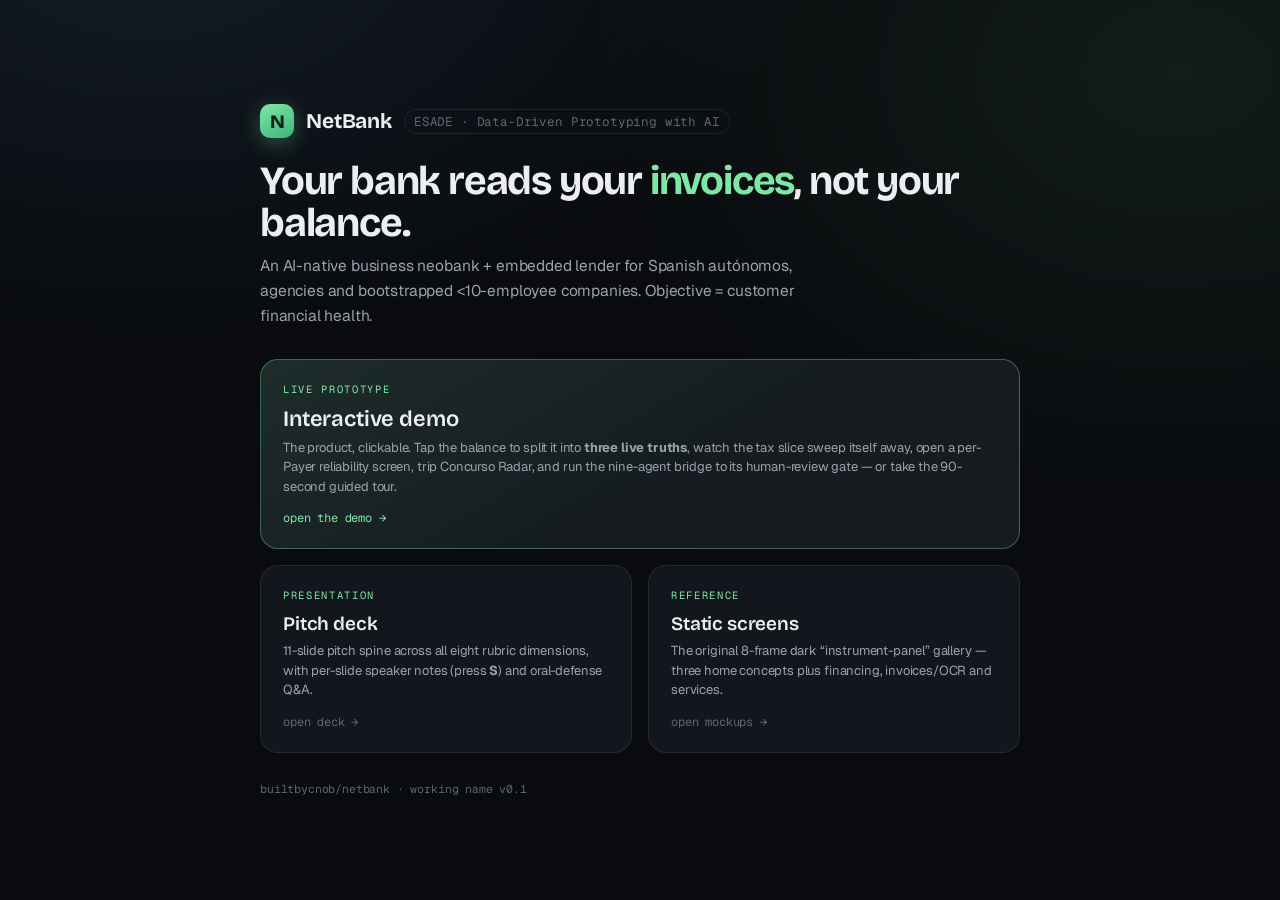
<file: index.html>
<!DOCTYPE html>
<html lang="en">
<head>
<meta charset="UTF-8">
<meta name="viewport" content="width=device-width, initial-scale=1.0">
<title>NetBank — ESADE</title>
<link rel="preconnect" href="https://fonts.googleapis.com">
<link rel="preconnect" href="https://fonts.gstatic.com" crossorigin>
<link href="https://fonts.googleapis.com/css2?family=Bricolage+Grotesque:opsz,wght@12..96,400..800&family=Geist:wght@400..700&family=Geist+Mono:wght@400..600&display=swap" rel="stylesheet">
<style>
  :root{ --bg:#090B0E; --surface:#13171D; --line:rgba(255,255,255,.08); --text:#ECEEF1;
    --text-2:#99A2AD; --text-3:#5E6772; --mint:#7FE7A6;
    --display:'Bricolage Grotesque',sans-serif; --sans:'Geist',system-ui,sans-serif; --mono:'Geist Mono',monospace; }
  *{box-sizing:border-box;margin:0;padding:0}
  body{ font-family:var(--sans); color:var(--text); letter-spacing:-.01em; min-height:100vh;
    background:
      radial-gradient(1100px 700px at 12% -8%, rgba(116,178,255,.10), transparent 60%),
      radial-gradient(1000px 720px at 92% 8%, rgba(127,231,166,.08), transparent 60%), var(--bg);
    display:flex; align-items:center; justify-content:center; padding:32px; }
  .wrap{ width:100%; max-width:760px; }
  .brand{ display:flex; align-items:center; gap:12px; margin-bottom:22px; }
  .mark{ width:34px; height:34px; border-radius:10px; background:linear-gradient(150deg,var(--mint),#3FB47B);
    display:grid; place-items:center; color:#06281A; font-family:var(--display); font-weight:800; font-size:19px;
    box-shadow:0 5px 20px rgba(127,231,166,.3); }
  .brand b{ font-family:var(--display); font-weight:700; font-size:21px; }
  .brand span{ color:var(--text-3); font-size:12.5px; font-family:var(--mono); border:1px solid var(--line); padding:3px 9px; border-radius:999px; }
  h1{ font-family:var(--display); font-weight:700; font-size:clamp(28px,4.6vw,40px); line-height:1.05; letter-spacing:-.03em; margin-bottom:10px; }
  h1 em{ font-style:normal; color:var(--mint); }
  .lede{ color:var(--text-2); font-size:15.5px; line-height:1.6; max-width:560px; margin-bottom:30px; }
  .cards{ display:grid; grid-template-columns:1fr 1fr; gap:16px; }
  @media(max-width:560px){ .cards{ grid-template-columns:1fr; } }
  a.card{ display:block; text-decoration:none; color:inherit; background:var(--surface); border:1px solid var(--line);
    border-radius:18px; padding:22px; transition:.2s; }
  a.card:hover{ border-color:var(--mint); transform:translateY(-2px); }
  .card .eyb{ font-family:var(--mono); font-size:10.5px; letter-spacing:.16em; text-transform:uppercase; color:var(--mint); margin-bottom:10px; }
  .card h2{ font-family:var(--display); font-weight:600; font-size:19px; margin-bottom:6px; }
  .card p{ color:var(--text-2); font-size:13px; line-height:1.5; }
  .card .go{ margin-top:14px; font-family:var(--mono); font-size:12px; color:var(--text-3); }
  a.card:hover .go{ color:var(--mint); }
  a.card.feature{ grid-column:1 / -1; border-color:rgba(127,231,166,.35);
    background:linear-gradient(150deg,rgba(127,231,166,.10),rgba(127,231,166,.02) 60%),var(--surface); }
  a.card.feature h2{ font-size:22px; }
  a.card.feature .go{ color:var(--mint); }
  footer{ margin-top:28px; color:var(--text-3); font-family:var(--mono); font-size:11.5px; }
</style>
</head>
<body>
  <main class="wrap">
    <div class="brand"><div class="mark">N</div><b>NetBank</b><span>ESADE · Data-Driven Prototyping with AI</span></div>
    <h1>Your bank reads your <em>invoices</em>, not your balance.</h1>
    <p class="lede">An AI-native business neobank + embedded lender for Spanish autónomos, agencies and bootstrapped &lt;10-employee companies. Objective = customer financial health.</p>
    <div class="cards">
      <a class="card feature" href="./design/demo/">
        <div class="eyb">Live prototype</div>
        <h2>Interactive demo</h2>
        <p>The product, clickable. Tap the balance to split it into <b>three live truths</b>, watch the tax slice sweep itself away, open a per-Payer reliability screen, trip Concurso Radar, and run the nine-agent bridge to its human-review gate — or take the 90-second guided tour.</p>
        <div class="go">open the demo →</div>
      </a>
      <a class="card" href="./design/slides/">
        <div class="eyb">Presentation</div>
        <h2>Pitch deck</h2>
        <p>11-slide pitch spine across all eight rubric dimensions, with per-slide speaker notes (press <b>S</b>) and oral-defense Q&amp;A.</p>
        <div class="go">open deck →</div>
      </a>
      <a class="card" href="./design/mockups/">
        <div class="eyb">Reference</div>
        <h2>Static screens</h2>
        <p>The original 8-frame dark “instrument-panel” gallery — three home concepts plus financing, invoices/OCR and services.</p>
        <div class="go">open mockups →</div>
      </a>
    </div>
    <footer>builtbycnob/netbank · working name v0.1</footer>
  </main>
</body>
</html>
</file>
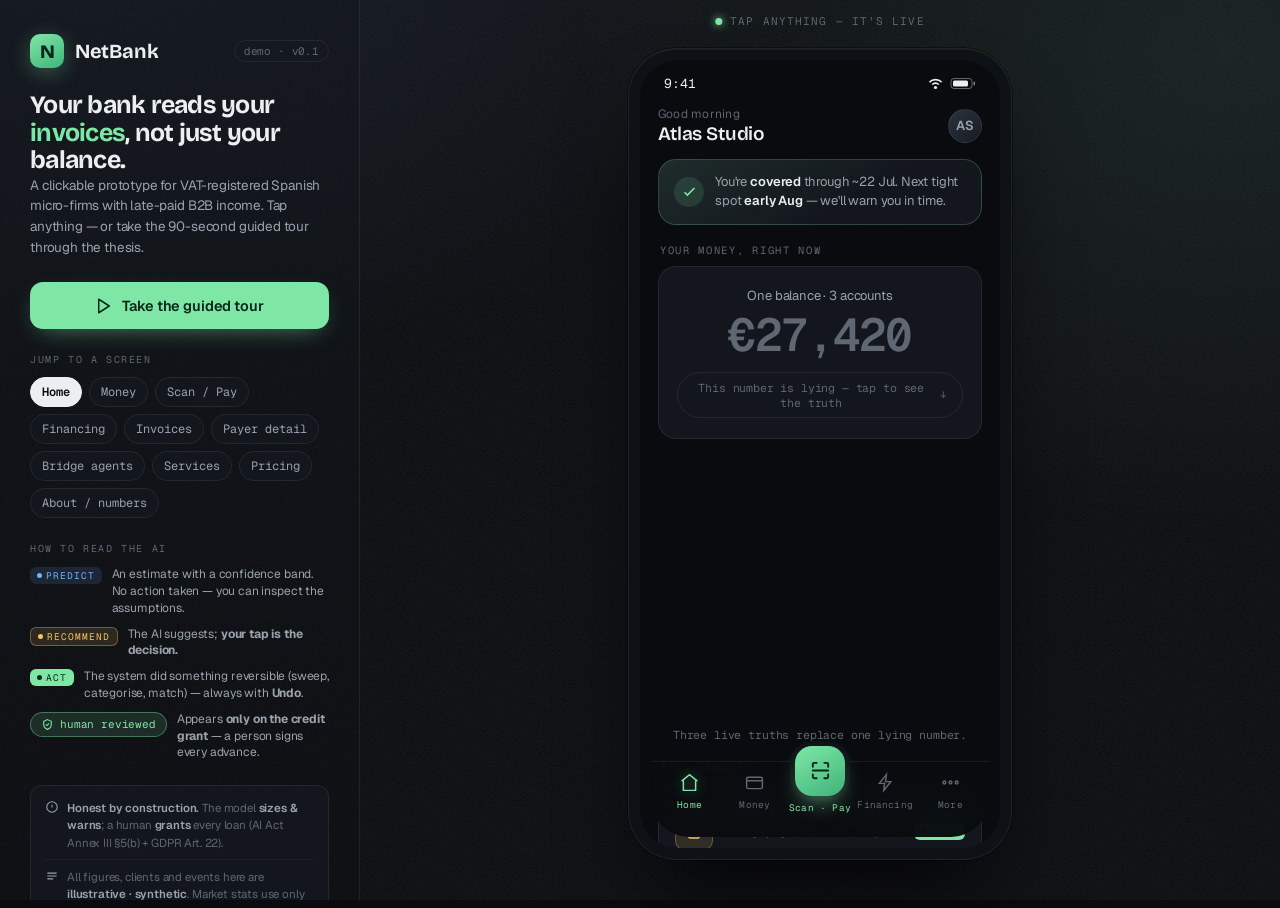
<file: design/demo/index.html>
<!DOCTYPE html>
<html lang="en">
<head>
<meta charset="UTF-8">
<meta name="viewport" content="width=device-width, initial-scale=1.0">
<title>NetBank — Interactive Product Demo</title>
<meta name="description" content="A clickable prototype of NetBank: three live truths, per-Payer reliability, Tax-Sweep+, Concurso Radar, and a human-reviewed receivable bridge.">
<link rel="preconnect" href="https://fonts.googleapis.com">
<link rel="preconnect" href="https://fonts.gstatic.com" crossorigin>
<link href="https://fonts.googleapis.com/css2?family=Bricolage+Grotesque:opsz,wght@12..96,400..800&family=Geist:wght@400..700&family=Geist+Mono:wght@400..600&display=swap" rel="stylesheet">
<link rel="stylesheet" href="demo.css">
</head>
<body>
<div class="stage">

  <!-- ============================ LEFT RAIL ============================ -->
  <aside class="rail">
    <div class="brand">
      <div class="mark">N</div><b>NetBank</b>
      <span class="tag">demo · v0.1</span>
    </div>

    <div>
      <h1>Your bank reads your <em>invoices</em>, not just your balance.</h1>
      <p class="lede">A clickable prototype for VAT-registered Spanish micro-firms with late-paid B2B income. Tap anything — or take the 90-second guided tour through the thesis.</p>
    </div>

    <button class="tourbtn" id="startTour">
      <svg viewBox="0 0 24 24"><path d="M5 3l14 9-14 9z"/></svg>
      Take the guided tour
    </button>

    <div class="rail-sect">
      <span class="eyb">Jump to a screen</span>
      <div class="jumps" id="jumps">
        <button class="jump" data-go="home">Home</button>
        <button class="jump" data-go="money">Money</button>
        <button class="jump" data-go="scan">Scan / Pay</button>
        <button class="jump" data-go="financing">Financing</button>
        <button class="jump" data-go="invoices">Invoices</button>
        <button class="jump" data-go="payer">Payer detail</button>
        <button class="jump" data-go="bridge">Bridge agents</button>
        <button class="jump" data-go="services">Services</button>
        <button class="jump" data-go="pricing">Pricing</button>
        <button class="jump" data-go="about">About / numbers</button>
      </div>
    </div>

    <div class="rail-sect">
      <span class="eyb">How to read the AI</span>
      <div class="legend">
        <div class="leg"><span class="ai predict">predict</span><span>An estimate with a confidence band. No action taken — you can inspect the assumptions.</span></div>
        <div class="leg"><span class="ai recommend">recommend</span><span>The AI suggests; <b>your tap is the decision.</b></span></div>
        <div class="leg"><span class="ai act">act</span><span>The system did something reversible (sweep, categorise, match) — always with <b>Undo</b>.</span></div>
        <div class="leg"><span class="shield"><svg viewBox="0 0 24 24"><path d="M12 3l7 3v6c0 4.5-3 7.5-7 9-4-1.5-7-4.5-7-9V6z"/><path d="M9 12l2 2 4-4"/></svg>human&nbsp;reviewed</span><span>Appears <b>only on the credit grant</b> — a person signs every advance.</span></div>
      </div>
    </div>

    <div class="honesty">
      <div class="row-h">
        <svg viewBox="0 0 24 24" stroke="#99A2AD"><circle cx="12" cy="12" r="9"/><path d="M12 8v5M12 16h.01"/></svg>
        <span><b>Honest by construction.</b> The model <b>sizes &amp; warns</b>; a human <b>grants</b> every loan (AI Act Annex III §5(b) + GDPR Art. 22).</span>
      </div>
      <div class="row-h">
        <svg viewBox="0 0 24 24" stroke="#99A2AD"><path d="M4 7h16M4 12h16M4 17h10"/></svg>
        <span>All figures, clients and events here are <b>illustrative · synthetic</b>. Market stats use only sourced, blessed numbers (see <a style="color:#99A2AD" data-go="about" href="#">About</a>).</span>
      </div>
    </div>

    <div class="rail-foot">
      ESADE · Data-Driven Prototyping with AI<br>
      <a href="../mockups/">static mockups</a> · <a href="../slides/">pitch deck</a> · <a href="../../">project home</a>
    </div>
  </aside>

  <!-- ============================ CANVAS / PHONE ============================ -->
  <main class="canvas">
    <div class="device">
      <div class="hint"><span class="pulse"></span>tap anything — it's live</div>
      <div class="phone">
        <div class="screen">

          <!-- shared status bar -->
          <div class="statusbar">
            <span>9:41</span>
            <div class="dots">
              <svg width="17" height="12" viewBox="0 0 17 12" fill="currentColor"><path d="M8.5 2.5C10.6 2.5 12.5 3.3 14 4.7l1.1-1.1A9 9 0 0 0 1.9 3.6L3 4.7A7.5 7.5 0 0 1 8.5 2.5Z"/><path d="M8.5 6C9.6 6 10.6 6.4 11.3 7.1l1.1-1.1A6 6 0 0 0 4.6 6l1.1 1.1A4.5 4.5 0 0 1 8.5 6Z"/><circle cx="8.5" cy="9.5" r="1.6"/></svg>
              <svg width="26" height="13" viewBox="0 0 26 13" fill="none"><rect x="1" y="1.5" width="21" height="10" rx="3" stroke="currentColor" opacity=".4"/><rect x="3" y="3.5" width="15" height="6" rx="1.5" fill="currentColor"/><rect x="23.5" y="4.5" width="1.5" height="4" rx=".75" fill="currentColor" opacity=".5"/></svg>
            </div>
          </div>

          <!-- shared app bar (JS-updated per view) -->
          <div class="appbar">
            <button class="back" id="appBack" style="display:none"><svg viewBox="0 0 24 24"><path d="M15 6l-6 6 6 6"/></svg></button>
            <div class="hi"><small id="appSmall">Good morning</small><b id="appTitle">Atlas Studio</b></div>
            <div class="avatar" data-go="more" title="More">AS</div>
          </div>

          <!-- the stacked views -->
          <div class="viewport" id="viewport">

            <!-- ===================== HOME — three live truths ===================== -->
            <section class="view active" data-view="home">
              <div class="verdict" data-tour="verdict">
                <div class="ok"><svg viewBox="0 0 24 24"><path d="m5 13 4 4L19 7"/></svg></div>
                <div class="txt">You're <b>covered</b> through ~22 Jul. Next tight spot <b>early Aug</b> — we'll warn you in time.</div>
              </div>

              <div class="eyebrow">Your money, right now</div>

              <!-- the single balance that lies -->
              <div class="card lying" id="lyingCard" data-tour="lying">
                <div class="lbl">One balance · 3 accounts</div>
                <div class="v" id="lyingValue">€27,420</div>
                <div class="hintline">This number is lying — tap to see the truth
                  <svg viewBox="0 0 24 24"><path d="M12 5v14M6 13l6 6 6-6"/></svg>
                </div>
              </div>

              <!-- the three truths (revealed on tap) -->
              <div class="truths" id="truths" hidden>
                <div class="truth mine">
                  <div class="tic"><svg viewBox="0 0 24 24"><path d="M3 7h18v12H3zM3 7l3-3h12l3 3M8 12h.01M16 12h.01"/></svg></div>
                  <div class="tbody"><div class="t-k">Mine · spendable</div><div class="t-sub">genuinely yours to use today</div></div>
                  <div class="t-v">€6,180</div>
                </div>
                <div class="truth tax">
                  <div class="tic"><svg viewBox="0 0 24 24"><rect x="5" y="11" width="14" height="9" rx="2"/><path d="M8 11V8a4 4 0 0 1 8 0v3"/></svg></div>
                  <div class="tbody"><div class="t-k">The tax office's <span class="lock"><svg viewBox="0 0 24 24"><rect x="5" y="11" width="14" height="9" rx="2"/><path d="M8 11V8a4 4 0 0 1 8 0v3"/></svg></span></div><div class="t-sub">VAT + IRPF, auto-locked · estimate</div></div>
                  <div class="t-v">€2,340</div>
                </div>
                <div class="truth incoming">
                  <div class="tic"><svg viewBox="0 0 24 24"><path d="M12 3v12M7 10l5 5 5-5M5 21h14"/></svg></div>
                  <div class="tbody"><div class="t-k">Not here yet · owed</div><div class="t-sub">4 clients · forecast from how each pays</div></div>
                  <div class="t-v">€18,900</div>
                </div>
                <p style="text-align:center;color:var(--text-3);font-size:11.5px;margin-top:4px;font-family:var(--mono)">Three live truths replace one lying number.</p>
              </div>

              <div class="eyebrow">Tax, handled</div>
              <div class="card" data-go="money">
                <div class="row" style="padding:2px 0 6px;cursor:pointer">
                  <div class="ic" style="background:var(--amber-dim);border-color:rgba(245,194,101,.3);color:var(--amber)">
                    <svg width="18" height="18" viewBox="0 0 24 24" fill="none" stroke="currentColor" stroke-width="1.9"><rect x="5" y="11" width="14" height="9" rx="2"/><path d="M8 11V8a4 4 0 0 1 8 0v3"/></svg>
                  </div>
                  <div class="mid"><b>€2,340 set aside this quarter</b><small>Every payment auto-swept · nothing to file by you</small></div>
                  <span class="ai act">auto</span>
                </div>
              </div>

              <div class="eyebrow">If you ever needed cash</div>
              <!-- DEMOTED safe-to-borrow (never a filled CTA on Home) -->
              <div class="card s2b" data-go="financing" data-tour="s2b">
                <div class="s2b-ic"><svg viewBox="0 0 24 24"><path d="M3 10h18M7 14h4"/><rect x="3" y="5" width="18" height="14" rx="2.5"/></svg></div>
                <div class="s2b-b"><div class="k">SAFE TO BORROW · pre-qualified, no application</div><div class="v"><b>€6,500</b> against a named invoice · <span class="dim">why only this?</span></div></div>
                <div class="chev"><svg viewBox="0 0 24 24"><path d="M9 6l6 6-6 6"/></svg></div>
              </div>

              <div class="tally" data-tour="tally">You borrowed <b>€0</b> this quarter — and that's the win. <span style="color:var(--mint)">Saved ~€310 in avoided bridges.</span></div>
            </section>

            <!-- ===================== MONEY — accounts + tax-sweep + transactions ===================== -->
            <section class="view" data-view="money">
              <div class="chips">
                <span class="chip on">Accounts</span><span class="chip">Cards</span><span class="chip">Activity</span>
              </div>

              <div class="card" style="margin-top:8px" data-tour="accounts">
                <div class="acct">
                  <div class="ac-ic" style="background:var(--mint-dim);color:var(--mint)"><svg width="18" height="18" viewBox="0 0 24 24" fill="none" stroke="currentColor" stroke-width="1.9"><path d="M3 7h18v12H3zM3 7l3-3h12l3 3"/></svg></div>
                  <div class="ac-b"><b>Mine · spendable</b><small>Main account</small></div>
                  <div class="ac-v" style="color:var(--mint)">€6,180</div>
                </div>
                <div class="acct pot" id="taxPot">
                  <div class="ac-ic" style="background:var(--amber-dim);color:var(--amber)"><svg width="18" height="18" viewBox="0 0 24 24" fill="none" stroke="currentColor" stroke-width="1.9"><rect x="5" y="11" width="14" height="9" rx="2"/><path d="M8 11V8a4 4 0 0 1 8 0v3"/></svg></div>
                  <div class="ac-b"><b>Set aside for tax</b><small>Locked sub-account · IVA + IRPF (estimate)</small></div>
                  <div class="ac-v" style="color:var(--amber)" id="taxPotVal">€2,340</div>
                </div>
                <div class="acct">
                  <div class="ac-ic" style="background:var(--blue-dim);color:var(--blue)"><svg width="18" height="18" viewBox="0 0 24 24" fill="none" stroke="currentColor" stroke-width="1.9"><path d="M12 3v12M7 10l5 5 5-5"/></svg></div>
                  <div class="ac-b"><b>Not here yet · owed</b><small>4 invoices outstanding</small></div>
                  <div class="ac-v" style="color:var(--blue)">€18,900</div>
                </div>
              </div>

              <button class="btn ghost" id="simulatePayment" data-tour="sweep">
                <svg viewBox="0 0 24 24"><path d="M12 3v12M7 10l5 5 5-5M5 21h14"/></svg>
                Simulate: a €2,000 client payment lands
              </button>
              <p style="text-align:center;color:var(--text-3);font-size:11px;font-family:var(--mono);margin-top:8px">Watch the tax slice sweep itself away — no dashboard to read.</p>

              <div class="eyebrow">SaaS &amp; AI spend · June <span class="ai predict">tracked</span></div>
              <div class="card saas">
                <div class="hd"><div><div style="font-size:13px;color:var(--text-2)">This month</div><div class="v">€1,842 <span style="font-size:12px;color:var(--amber)">▲ 12%</span></div></div></div>
                <div class="it"><div class="lg" style="background:#D97757">A</div><div class="nm">Anthropic · Claude</div><div class="mm">€420</div></div>
                <div class="it"><div class="lg" style="background:#0FA47F">O</div><div class="nm">OpenAI</div><div class="mm">€380</div></div>
                <div class="it"><div class="lg" style="background:#111;border:1px solid var(--line)">▲</div><div class="nm">Vercel</div><div class="mm">€240</div></div>
              </div>

              <div class="eyebrow">Recent activity</div>
              <div class="card">
                <div class="row"><div class="ic">💳</div><div class="mid"><b>Stripe payout</b><small>Income · revenue</small></div><div class="amt in">+€4,200.00</div></div>
                <div class="row"><div class="ic">🏢</div><div class="mid"><b>Office rent · WeWork</b><small>Operations</small></div><div class="amt">−€1,450.00</div></div>
                <div class="row"><div class="ic">🤖</div><div class="mid"><b>Anthropic · Claude</b><small>SaaS &amp; AI</small></div><div class="amt">−€420.00</div></div>
              </div>
            </section>

            <!-- ===================== SCAN / PAY ===================== -->
            <section class="view" data-view="scan">
              <div class="eyebrow">Just scanned · 1 invoice captured</div>
              <div class="card" data-tour="scan">
                <div style="display:flex;justify-content:space-between;align-items:center">
                  <div style="display:flex;align-items:center;gap:10px">
                    <div class="ic" style="width:44px;height:44px;border-radius:11px;background:var(--surface-2);display:grid;place-items:center;flex:none">
                      <svg width="20" height="20" viewBox="0 0 24 24" fill="none" stroke="var(--text-2)" stroke-width="1.8"><path d="M7 3h7l4 4v14H7z"/><path d="M14 3v4h4"/><path d="M9.5 13h5M9.5 16.5h5"/></svg>
                    </div>
                    <div><b style="font-size:14.5px;font-weight:600;display:block">Acme Manufacturing</b><small style="color:var(--text-3);font-size:11.5px;font-family:var(--mono)">factura_0419.pdf · read in 0.8s</small></div>
                  </div>
                  <span class="ai act">act · undo</span>
                </div>
                <div style="margin-top:13px;border-top:1px solid var(--line-2);padding-top:8px">
                  <div class="row" style="padding:8px 0;border:none"><div style="color:var(--text-3);font-size:11px;font-family:var(--mono);flex:1">VENDOR</div><b style="font-size:14px;font-weight:500">Acme Manufacturing</b></div>
                  <div class="row" style="padding:8px 0"><div style="color:var(--text-3);font-size:11px;font-family:var(--mono);flex:1">AMOUNT</div><b class="bignum" style="font-size:16px">€3,420.00</b></div>
                  <div class="row" style="padding:8px 0"><div style="color:var(--text-3);font-size:11px;font-family:var(--mono);flex:1">DUE</div><b class="mono" style="font-size:14px;font-weight:500">24 Jun</b></div>
                  <div class="row" style="padding:8px 0"><div style="color:var(--text-3);font-size:11px;font-family:var(--mono);flex:1">VAT (21%)</div><b class="mono" style="font-size:14px;font-weight:500;color:var(--amber)">€593.55 <span style="font-size:9px;border:1px solid rgba(245,194,101,.4);border-radius:4px;padding:1px 4px">low-confidence</span></b></div>
                </div>
                <div style="margin-top:9px;display:flex;align-items:center;gap:6px;color:var(--text-3);font-size:11.5px"><svg width="13" height="13" viewBox="0 0 24 24" fill="none" stroke="currentColor" stroke-width="2"><path d="M13 3 5 13h6l-1 8 8-10h-6z"/></svg><span>AI extracted · tap any field to edit · the amber field needs a glance</span></div>
                <button class="btn primary">Save &amp; schedule payment</button>
              </div>

              <div class="insight blue" style="margin-top:14px">
                <div class="ic"><svg viewBox="0 0 24 24"><circle cx="12" cy="12" r="9"/><path d="M12 8v5M12 16h.01"/></svg></div>
                <div><b>Paying now leaves €4,760.</b><p>Scheduling for the due date keeps more cushion through your <b>early-Aug tight spot</b>. <span class="ai recommend" style="margin-left:4px">recommend</span></p></div>
              </div>
            </section>

            <!-- ===================== FINANCING — safe-to-borrow + don't-borrow ===================== -->
            <section class="view" data-view="financing">
              <div class="card borrow" data-tour="hero">
                <div class="top"><span class="k">SAFE TO BORROW</span><span class="shield"><svg viewBox="0 0 24 24"><path d="M12 3l7 3v6c0 4.5-3 7.5-7 9-4-1.5-7-4.5-7-9V6z"/><path d="M9 12l2 2 4-4"/></svg>human-reviewed grant</span></div>
                <div class="amt">€6,500</div>
                <div class="why">Pre-qualified · <b>no application.</b> Sizing is automatic — any loan is human-reviewed.</div>
              </div>

              <!-- the honest don't-borrow verdict (centerpiece) -->
              <div class="eyebrow">Before you borrow</div>
              <div class="card" style="border-color:rgba(127,231,166,.28)" data-tour="dontborrow">
                <div style="display:flex;align-items:center;gap:9px;margin-bottom:8px">
                  <div class="ok" style="width:30px;height:30px;border-radius:50%;background:var(--mint-dim);display:grid;place-items:center"><svg width="17" height="17" viewBox="0 0 24 24" fill="none" stroke="var(--mint)" stroke-width="2.2"><path d="m5 13 4 4L19 7"/></svg></div>
                  <b style="font-family:var(--display);font-size:16px;font-weight:600">You probably don't need to.</b>
                  <span class="ai recommend" style="margin-left:auto">recommend</span>
                </div>
                <p style="color:var(--text-2);font-size:13px;line-height:1.55"><b style="color:var(--text)">Studio Vermell</b> covers this in <b style="color:var(--text)">~9 days</b> — they pay 96% on-time. Bridging would cost <b style="color:var(--text)">€38</b> for nothing.</p>
                <button class="btn ghost sm" style="margin-top:13px">Remind me on the 9th</button>
                <div style="display:flex;align-items:center;justify-content:center;gap:6px;margin-top:10px;color:var(--text-3);font-size:11px;font-family:var(--mono)">If it slips, your €6,500 line is still here.</div>
              </div>
              <p style="text-align:center;color:var(--text-3);font-size:11px;font-family:var(--mono);margin-top:8px">We win when you borrow less — so we say so.</p>

              <div class="eyebrow">Or bridge a specific invoice</div>
              <div class="card">
                <div class="recv" data-go="bridge">
                  <div class="rv-ic">🏭</div>
                  <div class="rv-b"><b>Acme Studios · #2025-118</b><small>€8,400 · due in 45 days</small></div>
                  <div class="rv-amt"><div class="a">€8,400</div><div class="e late">pays ~+18d</div></div>
                </div>
                <div class="recv" data-go="payer">
                  <div class="rv-ic">📡</div>
                  <div class="rv-b"><b>Studio Vermell · #2025-121</b><small>€9,200 · sent 30 May</small></div>
                  <div class="rv-amt"><div class="a">€9,200</div><div class="e">pays ~+6d</div></div>
                </div>
                <div class="recv" data-go="invoices">
                  <div class="rv-ic">🏦</div>
                  <div class="rv-b"><b>Caixa Studio · #2025-104</b><small>€5,700 · sent 21 May</small></div>
                  <div class="rv-amt"><div class="a">€5,700</div><div class="e risk">distress flag</div></div>
                </div>
              </div>
              <p style="text-align:center;color:var(--text-3);font-size:11px;font-family:var(--mono);margin-top:10px">Every bridge is priced on a <b style="color:var(--text-2)">named, SII-confirmed receivable</b> — not a blunt credit score.<br>Loss band 1–3% (vs 5.4% unsecured NPL · EBA Jun 2025).</p>
            </section>

            <!-- ===================== BRIDGE — 9-agent sequence (sub) ===================== -->
            <section class="view sub" data-view="bridge">
              <div class="flow-head">
                <div style="font-size:13px;color:var(--text-2)">Bridge against a named receivable</div>
                <div class="fh-recv">
                  <div class="rv-ic" style="width:34px;height:34px;border-radius:10px;background:var(--surface-2);display:grid;place-items:center;font-size:14px">🏭</div>
                  <div><b style="font-size:13.5px">Acme Studios · #2025-118</b><div style="font-size:11px;color:var(--text-3);font-family:var(--mono)">CIF B-12345678</div></div>
                  <span class="a">€8,400</span>
                </div>
              </div>

              <button class="btn primary" id="runAgents" data-tour="run">
                <svg viewBox="0 0 24 24"><path d="M5 3l14 9-14 9z"/></svg>
                Let the agents take a look
              </button>

              <div class="eyebrow" style="margin-top:18px">Nine agents · application → grant <span class="dim" style="text-transform:none;letter-spacing:0;font-family:var(--sans);font-size:10px">· it sizes &amp; warns, a human grants</span></div>
              <div class="agents" id="agents"><!-- agents injected by JS --></div>

              <div id="gateMount"></div>
            </section>

            <!-- ===================== MORE (hub) ===================== -->
            <section class="view" data-view="more">
              <div class="eyebrow">Everything else</div>
              <div class="card" style="padding:6px 16px">
                <div class="row tap" data-go="invoices"><div class="ic">🧾</div><div class="mid"><b>Invoices &amp; Concurso Radar</b><small>AR / AP · client distress lights</small></div><svg width="16" height="16" viewBox="0 0 24 24" fill="none" stroke="var(--text-3)" stroke-width="2"><path d="M9 6l6 6-6 6"/></svg></div>
                <div class="row tap" data-go="services"><div class="ic">🤝</div><div class="mid"><b>Services</b><small>Vetted partners · route, don't own</small></div><svg width="16" height="16" viewBox="0 0 24 24" fill="none" stroke="var(--text-3)" stroke-width="2"><path d="M9 6l6 6-6 6"/></svg></div>
                <div class="row tap" data-go="pricing"><div class="ic">🏷️</div><div class="mid"><b>Plans &amp; Tax-Sweep+</b><small>What this costs vs a gestor</small></div><svg width="16" height="16" viewBox="0 0 24 24" fill="none" stroke="var(--text-3)" stroke-width="2"><path d="M9 6l6 6-6 6"/></svg></div>
                <div class="row tap" data-go="about"><div class="ic">📐</div><div class="mid"><b>About this demo</b><small>Who it's for · the numbers · what's real</small></div><svg width="16" height="16" viewBox="0 0 24 24" fill="none" stroke="var(--text-3)" stroke-width="2"><path d="M9 6l6 6-6 6"/></svg></div>
              </div>

              <div class="eyebrow">Who NetBank is for</div>
              <div class="stat-ribbon">
                <div class="stat"><div class="sv">3.43M</div><div class="sk">autónomos in Spain</div><div class="ss">lamoncloa.gob.es · Dec 2025</div></div>
                <div class="stat"><div class="sv">~81 days</div><div class="sk">avg payment period vs a 60-day legal limit — 34% over</div><div class="ss">CEPYME · 2025</div></div>
              </div>
            </section>

            <!-- ===================== INVOICES + Concurso Radar (sub) ===================== -->
            <section class="view sub" data-view="invoices">
              <div class="eyebrow">Concurso Radar · your clients <span class="ai predict">monitored</span></div>
              <div class="card" data-tour="radar">
                <div class="radar-head" style="padding:2px 0 12px">
                  <div class="scan"><svg viewBox="0 0 24 24"><path d="M3 12a9 9 0 1 0 9-9"/><path d="M3 4v5h5"/><circle cx="12" cy="12" r="3"/></svg></div>
                  <div class="rb"><b>Silent when all is well</b><small>matched daily by NIF · BORME · RAI</small></div>
                  <span class="badge"><i class="dot"></i>3 green</span>
                </div>
                <div class="row client-row" id="clientVermell"><div class="ic">📡</div><div class="mid"><b>Studio Vermell</b><small>pays 96% on-time · ~+6d</small></div><span class="light g"></span></div>
                <div class="row client-row"><div class="ic">🏭</div><div class="mid"><b>Acme Studios</b><small>pays ~18d late · volatile</small></div><span class="light g"></span></div>
                <div class="row client-row"><div class="ic">🛍️</div><div class="mid"><b>Mango Retail</b><small>pays ~+18d · steady</small></div><span class="light g"></span></div>
                <div class="row client-row tap" id="clientCaixa" data-go="payer"><div class="ic">🏦</div><div class="mid"><b>Caixa Studio</b><small id="caixaSub">pays ~+31d · slow</small></div><span class="light g" id="caixaLight"></span></div>
              </div>

              <button class="btn ghost" id="simulateDistress" data-tour="distress">
                <svg viewBox="0 0 24 24"><path d="M12 9v4M12 17h.01M10.3 3.9 1.8 18a2 2 0 0 0 1.7 3h17a2 2 0 0 0 1.7-3L13.7 3.9a2 2 0 0 0-3.4 0Z"/></svg>
                Simulate: a public distress filing on Caixa Studio
              </button>

              <div class="eyebrow">Owed to you · incoming</div>
              <div class="card">
                <div style="display:flex;justify-content:space-between;align-items:baseline;margin-bottom:9px"><span style="color:var(--text-2);font-size:13px">Outstanding · 4 clients</span><span class="bignum" style="font-size:18px;color:var(--blue)">€18,900</span></div>
                <div class="recv" data-go="payer"><div class="rv-ic">📡</div><div class="rv-b"><b>Studio Vermell</b><small>€9,200 · sent 30 May</small></div><div class="rv-amt"><div class="a">€9,200</div><div class="e">expected ~+6d</div></div></div>
                <div class="recv"><div class="rv-ic">🛍️</div><div class="rv-b"><b>Mango Retail</b><small>€6,400 · sent 2 Jun</small></div><div class="rv-amt"><div class="a">€6,400</div><div class="e late">expected ~+18d</div></div></div>
                <div class="recv" id="recvCaixa"><div class="rv-ic">🏦</div><div class="rv-b"><b>Caixa Studio</b><small>€5,700 · sent 21 May</small></div><div class="rv-amt"><div class="a">€5,700</div><div class="e" id="recvCaixaE">expected ~+31d</div></div></div>
              </div>
            </section>

            <!-- ===================== PAYER DETAIL (sub) ===================== -->
            <section class="view sub" data-view="payer">
              <div class="payer-hero" data-tour="payerhero">
                <div class="pn">ACME S.L. <span class="badge" id="payerFlag"><i class="dot"></i>green</span></div>
                <div class="pnif">client · CIF B-12345678 · 14 invoices observed</div>
                <div class="psum">Pays <b>~18 days late</b> on average — and that's <b>steady</b>, so it's predictable.</div>
                <div class="pobs">This is about your <b>client</b>, not you · reliability sharpens every time they pay.</div>
              </div>

              <div class="eyebrow">How they pay · transparent, not a black box</div>
              <div class="card comp">
                <div class="crow"><span class="ck">Avg days late</span><span class="ctrack amber"><i style="width:42%"></i></span><span class="cv">+18d</span></div>
                <div class="crow"><span class="ck">Consistency</span><span class="ctrack"><i style="width:78%"></i></span><span class="cv">steady</span></div>
                <div class="crow"><span class="ck">Paid on-time</span><span class="ctrack"><i style="width:64%"></i></span><span class="cv">64%</span></div>
                <div class="crow"><span class="ck">Paid &gt;30d late</span><span class="ctrack amber"><i style="width:12%"></i></span><span class="cv">12%</span></div>
              </div>

              <div class="eyebrow">Payment history · each dot is one invoice</div>
              <div class="card">
                <div class="spark" id="spark">
                  <div class="base"></div><div class="baselbl">due date</div>
                  <!-- dots injected by JS -->
                </div>
                <p style="color:var(--text-3);font-size:10.5px;font-family:var(--mono);text-align:center">above = paid late · below = paid early · tap a dot</p>
              </div>

              <!-- expandable why -->
              <div class="why-row" id="whyRow">
                <div class="wh"><svg width="16" height="16" viewBox="0 0 24 24" fill="none" stroke="var(--blue)" stroke-width="2"><circle cx="12" cy="12" r="9"/><path d="M12 8v5M12 16h.01"/></svg>Why expect ~+18 days?<span class="ai predict">predict</span><span class="arrow"><svg viewBox="0 0 24 24"><path d="M9 6l6 6-6 6"/></svg></span></div>
                <div class="wb"><div class="wb-inner">
                  <ul>
                    <li>Mean days-late <b>+18</b> with <b>low volatility</b> (their strongest signals)</li>
                    <li><b>No public-distress filing</b> on their NIF (BORME / RAI clean)</li>
                    <li>14 invoices observed — <b>enough history</b> to trust the estimate</li>
                  </ul>
                  <p style="margin-top:8px;color:var(--text-3)">Drawn from interpretable model coefficients — the same explanation a human reviewer would see (GDPR Art. 22).</p>
                </div></div>
              </div>

              <!-- closed loop / flywheel -->
              <div class="eyebrow">The closed loop</div>
              <div class="card loop-card" data-tour="flywheel">
                <div style="display:flex;align-items:center;gap:8px"><b style="font-size:13.5px">Invoice #2025-097</b><span class="ai predict" style="margin-left:auto">predicted</span></div>
                <div class="loop-vs">
                  <div class="pv"><div class="k">Predicted</div><div class="d">~12 Aug ±4</div></div>
                  <div class="arr"><svg viewBox="0 0 24 24"><path d="M5 12h14M13 6l6 6-6 6"/></svg></div>
                  <div class="pv real" id="realCell" style="opacity:.3"><div class="k">Actually paid</div><div class="d" id="realDate">—</div></div>
                </div>
                <button class="btn outline sm" id="markPaid">Mark this invoice paid</button>
                <div class="loop-tick" id="loopTick" style="display:none"><svg viewBox="0 0 24 24"><path d="M3 12a9 9 0 1 0 9-9"/><path d="M3 4v5h5"/></svg>Model updated · next prediction tightened · logged append-only</div>
              </div>
            </section>

            <!-- ===================== SERVICES (sub) ===================== -->
            <section class="view sub" data-view="services">
              <div class="search"><svg width="15" height="15" viewBox="0 0 24 24"><circle cx="11" cy="11" r="7"/><path d="m20 20-3.5-3.5"/></svg>Find a gestor, lawyer, CFO…</div>

              <div class="eyebrow">Next best move <span class="ai recommend">recommend</span></div>
              <div class="card nbs" data-tour="nbs">
                <div class="hd"><span class="eyb">From a real cash-flow signal</span></div>
                <div class="reason">3 invoices to <b>Caixa Studio</b> are now <b>90+ days overdue</b> — <b>€8,400</b> you've earned is stuck, and chasing it yourself hasn't moved them.</div>
                <div class="svc">
                  <div class="ico"><svg viewBox="0 0 24 24"><path d="M3 12a9 9 0 1 0 9-9"/><path d="M3 4v5h5"/><path d="M12 8v4l3 2"/></svg></div>
                  <div class="nm"><b>A vetted collections partner</b><small>No win, no fee · disclosed, covenant-clean care</small></div>
                </div>
                <div class="deeplink"><svg viewBox="0 0 24 24"><path d="M5 12h14M13 6l6 6-6 6"/></svg>Meet the collections partner</div>
                <div class="src"><svg width="12" height="12" viewBox="0 0 24 24" fill="none" stroke="currentColor" stroke-width="2"><path d="M13 3 5 13h6l-1 8 8-10h-6z"/></svg>Shows only on a real signal — never as an upsell.</div>
              </div>

              <div class="insight blue" style="margin-top:12px">
                <div class="ic"><svg viewBox="0 0 24 24"><circle cx="12" cy="12" r="9"/><path d="M12 8v5M12 16h.01"/></svg></div>
                <div><b>Vetted, not commission-driven.</b><p>You book direct. NetBank takes a flat per-lead fee — <b>never a cut of the work</b> — and your books stay in sync.</p></div>
              </div>

              <div class="eyebrow">Partners for Atlas Studio</div>
              <div class="card"><div class="row" style="border:none;padding:2px 0 10px"><div class="ic">📊</div><div class="mid"><b>Fractional CFO</b><small>from €400 / mo</small></div><span class="ai recommend">recommend</span></div><p style="color:var(--text-2);font-size:12.5px;line-height:1.5">A part-time finance lead who reads your cash-flow with you.</p><button class="btn ghost sm" style="margin-top:11px">Book a fit call</button></div>
              <div class="card"><div class="row" style="border:none;padding:2px 0 10px"><div class="ic">⚖️</div><div class="mid"><b>Late-payment lawyer</b><small>30-min intro</small></div><span class="badge"><i class="dot"></i>vetted</span></div><p style="color:var(--text-2);font-size:12.5px;line-height:1.5">Client agreements &amp; late-payment terms — useful when clients pay ~81 days late.</p><button class="btn ghost sm" style="margin-top:11px">Book a 30-min call</button></div>
            </section>

            <!-- ===================== PRICING (sub) ===================== -->
            <section class="view sub" data-view="pricing">
              <div class="eyebrow">Tax-Sweep+ · what it costs</div>
              <p class="price-anchor">A traditional gestor runs <s>€60–100/mo</s>. NetBank's tier is <b>a fraction of that</b> — and the set-aside just happens.</p>

              <div class="tier"><div class="p">€9<small>/mo</small></div><div class="td"><b>Solo</b><small>Auto set-aside · readiness export</small></div></div>
              <div class="tier featured"><div class="p">€12<small>/mo</small></div><div class="td"><b>Studio <span class="ai recommend" style="vertical-align:middle">popular</span></b><small>+ Concurso Radar on all clients</small></div></div>
              <div class="tier"><div class="p">€15<small>/mo</small></div><div class="td"><b>Team</b><small>+ gestor handoff · multi-account</small></div></div>

              <div class="insight mint" style="margin-top:16px">
                <div class="ic"><svg viewBox="0 0 24 24"><path d="M5 13l4 4L19 7"/></svg></div>
                <div><b>We never file for you.</b><p>Tax-Sweep+ sets money aside and exports a clean <b>modelo-303 / IRPF</b> readiness pack for your gestor. The set-aside is an estimate — filing stays with a human professional.</p></div>
              </div>

              <p class="about-note" style="text-align:center;margin-top:14px"><b>[to validate]</b> — these tiers are a price hypothesis. Willingness-to-pay is our #1 open question.</p>
              <p class="about-note" style="text-align:center">Context: Qonto charges €9 / €19 / €39 / mo for comparable business plans.</p>
            </section>

            <!-- ===================== ABOUT / numbers (sub) ===================== -->
            <section class="view sub" data-view="about">
              <div class="payer-hero">
                <div class="pn" style="font-size:19px">What's real here</div>
                <div class="psum" style="font-size:13.5px;color:var(--text-2)">This is a <b style="color:var(--text)">clickable prototype</b>, not a live bank. The thesis is real and evidenced; the data is staged so you can see the mechanism.</div>
              </div>

              <div class="eyebrow">The thesis in one line</div>
              <div class="card"><p style="font-size:14px;line-height:1.6;color:var(--text)">One <b style="color:var(--mint)">object</b> (the named Payer) · one <b style="color:var(--mint)">loop</b> (every realized payment date retrains the model) · one <b style="color:var(--mint)">objective</b> (your financial health — we win when you borrow less).</p>
              <p style="font-size:12px;color:var(--text-3);margin-top:10px;line-height:1.5">Invoice data is a <b>commodity</b> in Spain (Verifactu/SII) — so the moat is the closed loop + the objective, <b>not</b> "only we see your invoices."</p></div>

              <div class="eyebrow">Blessed numbers only</div>
              <div class="card" style="padding:8px 16px">
                <div class="row" style="padding:11px 0"><div class="mid"><b>3.43M autónomos</b><small>Spain, Dec 2025 · lamoncloa.gob.es</small></div></div>
                <div class="row" style="padding:11px 0"><div class="mid"><b>~81 days vs 60-day limit</b><small>avg payment period, 34% over · CEPYME 2025</small></div></div>
                <div class="row" style="padding:11px 0"><div class="mid"><b>1–3% vs 5.4%</b><small>factoring loss band vs unsecured NPL · EBA Jun 2025</small></div></div>
                <div class="row" style="padding:11px 0"><div class="mid"><b>€9–15/mo vs €60–100/mo</b><small>Tax-Sweep+ hypothesis vs a gestor</small></div></div>
              </div>

              <div class="eyebrow">The regulatory split</div>
              <div class="card">
                <div style="display:flex;gap:11px;align-items:flex-start"><span class="ai predict" style="flex:none;margin-top:1px">core</span><p style="font-size:12.5px;color:var(--text-2);line-height:1.55">The non-credit core (truths, tax-sweep, sizing, OCR) is <b style="color:var(--text)">autonomous</b> — outside AI Act Annex III.</p></div>
                <div style="display:flex;gap:11px;align-items:flex-start;margin-top:11px;padding-top:11px;border-top:1px solid var(--line-2)"><span class="shield" style="flex:none"><svg viewBox="0 0 24 24"><path d="M12 3l7 3v6c0 4.5-3 7.5-7 9-4-1.5-7-4.5-7-9V6z"/><path d="M9 12l2 2 4-4"/></svg>grant</span><p style="font-size:12.5px;color:var(--text-2);line-height:1.55">The credit grant is <b style="color:var(--text)">human-on-the-loop</b> — Annex III §5(b) high-risk + GDPR Art. 22. A person signs every advance; declines carry a human-signed reason.</p></div>
              </div>

              <p class="about-note" style="text-align:center;margin:16px 2px 4px">The cross-customer payer bureau is <b>roadmap-only · unproven [to validate]</b> — not shown here as a current capability.</p>
            </section>

          </div><!-- /viewport -->

          <!-- shared tab bar -->
          <nav class="tabbar" id="tabbar">
            <button class="tab on" data-go="home"><svg viewBox="0 0 24 24"><path d="M3 10.5 12 3l9 7.5"/><path d="M5 9.5V21h14V9.5"/></svg>Home</button>
            <button class="tab" data-go="money"><svg viewBox="0 0 24 24"><rect x="3" y="6" width="18" height="13" rx="2"/><path d="M3 10h18"/></svg>Money</button>
            <button class="tab-fab" data-go="scan" aria-label="Scan or pay"><span class="fab"><svg viewBox="0 0 24 24"><path d="M4 8V5.5A1.5 1.5 0 0 1 5.5 4H8"/><path d="M16 4h2.5A1.5 1.5 0 0 1 20 5.5V8"/><path d="M20 16v2.5a1.5 1.5 0 0 1-1.5 1.5H16"/><path d="M8 20H5.5A1.5 1.5 0 0 1 4 18.5V16"/><path d="M4 12h16"/></svg></span><small>Scan · Pay</small></button>
            <button class="tab" data-go="financing"><svg viewBox="0 0 24 24"><path d="M13 3 5 13h6l-1 8 8-10h-6z"/></svg>Financing</button>
            <button class="tab" data-go="more"><svg viewBox="0 0 24 24"><circle cx="5" cy="12" r="1.6"/><circle cx="12" cy="12" r="1.6"/><circle cx="19" cy="12" r="1.6"/></svg>More</button>
          </nav>

        </div><!-- /screen -->
      </div><!-- /phone -->
    </div><!-- /device -->
  </main>
</div><!-- /stage -->

<!-- spotlight + coach (guided tour) -->
<div class="spot" id="spot"></div>
<div class="coach" id="coach">
  <div class="c-top">
    <span class="c-step" id="coachStep">Step 1 / 9</span>
    <div class="c-bar"><i id="coachBar" style="width:11%"></i></div>
    <button class="c-x" id="coachExit">✕ exit</button>
  </div>
  <h3 id="coachTitle">Welcome</h3>
  <p id="coachBody">…</p>
  <div class="c-nav">
    <button class="back" id="coachBack">Back</button>
    <span class="spacer"></span>
    <button class="next" id="coachNext">Next →</button>
  </div>
</div>

<script src="demo.js"></script>
</body>
</html>
</file>
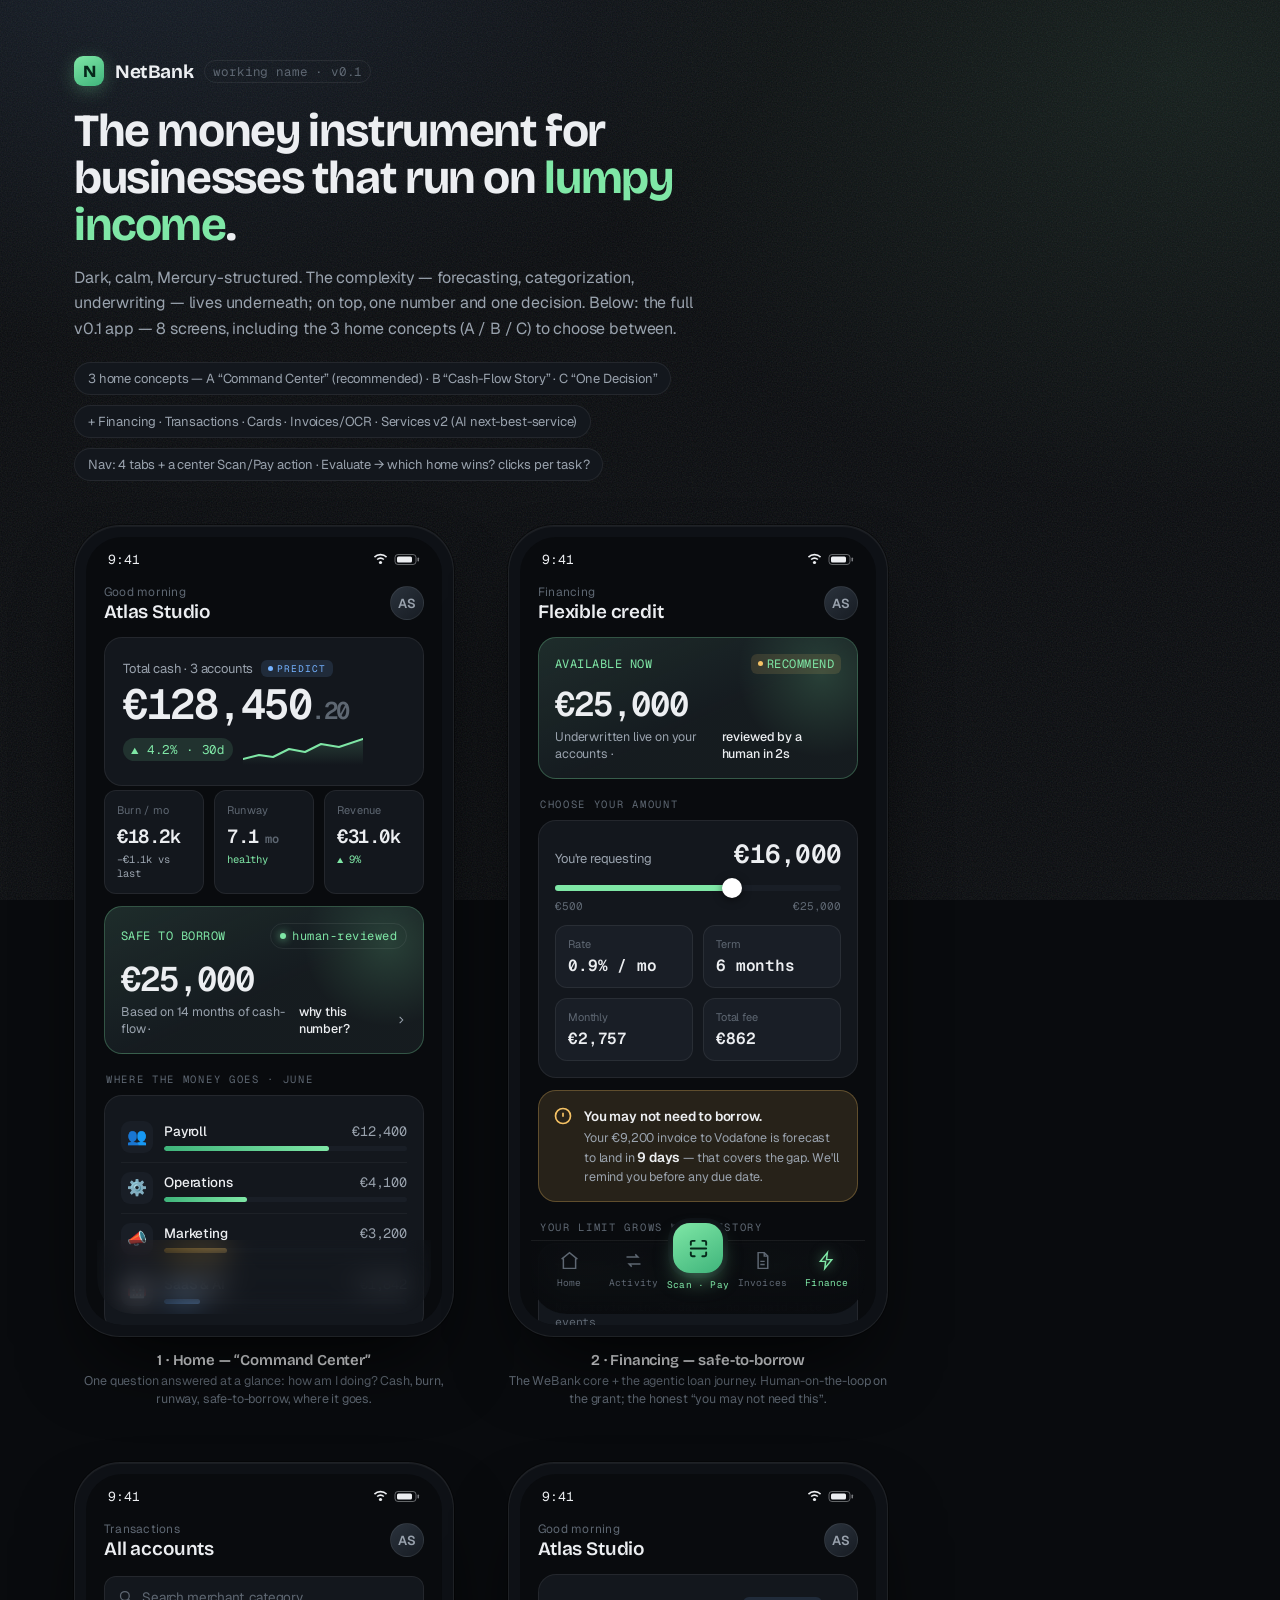
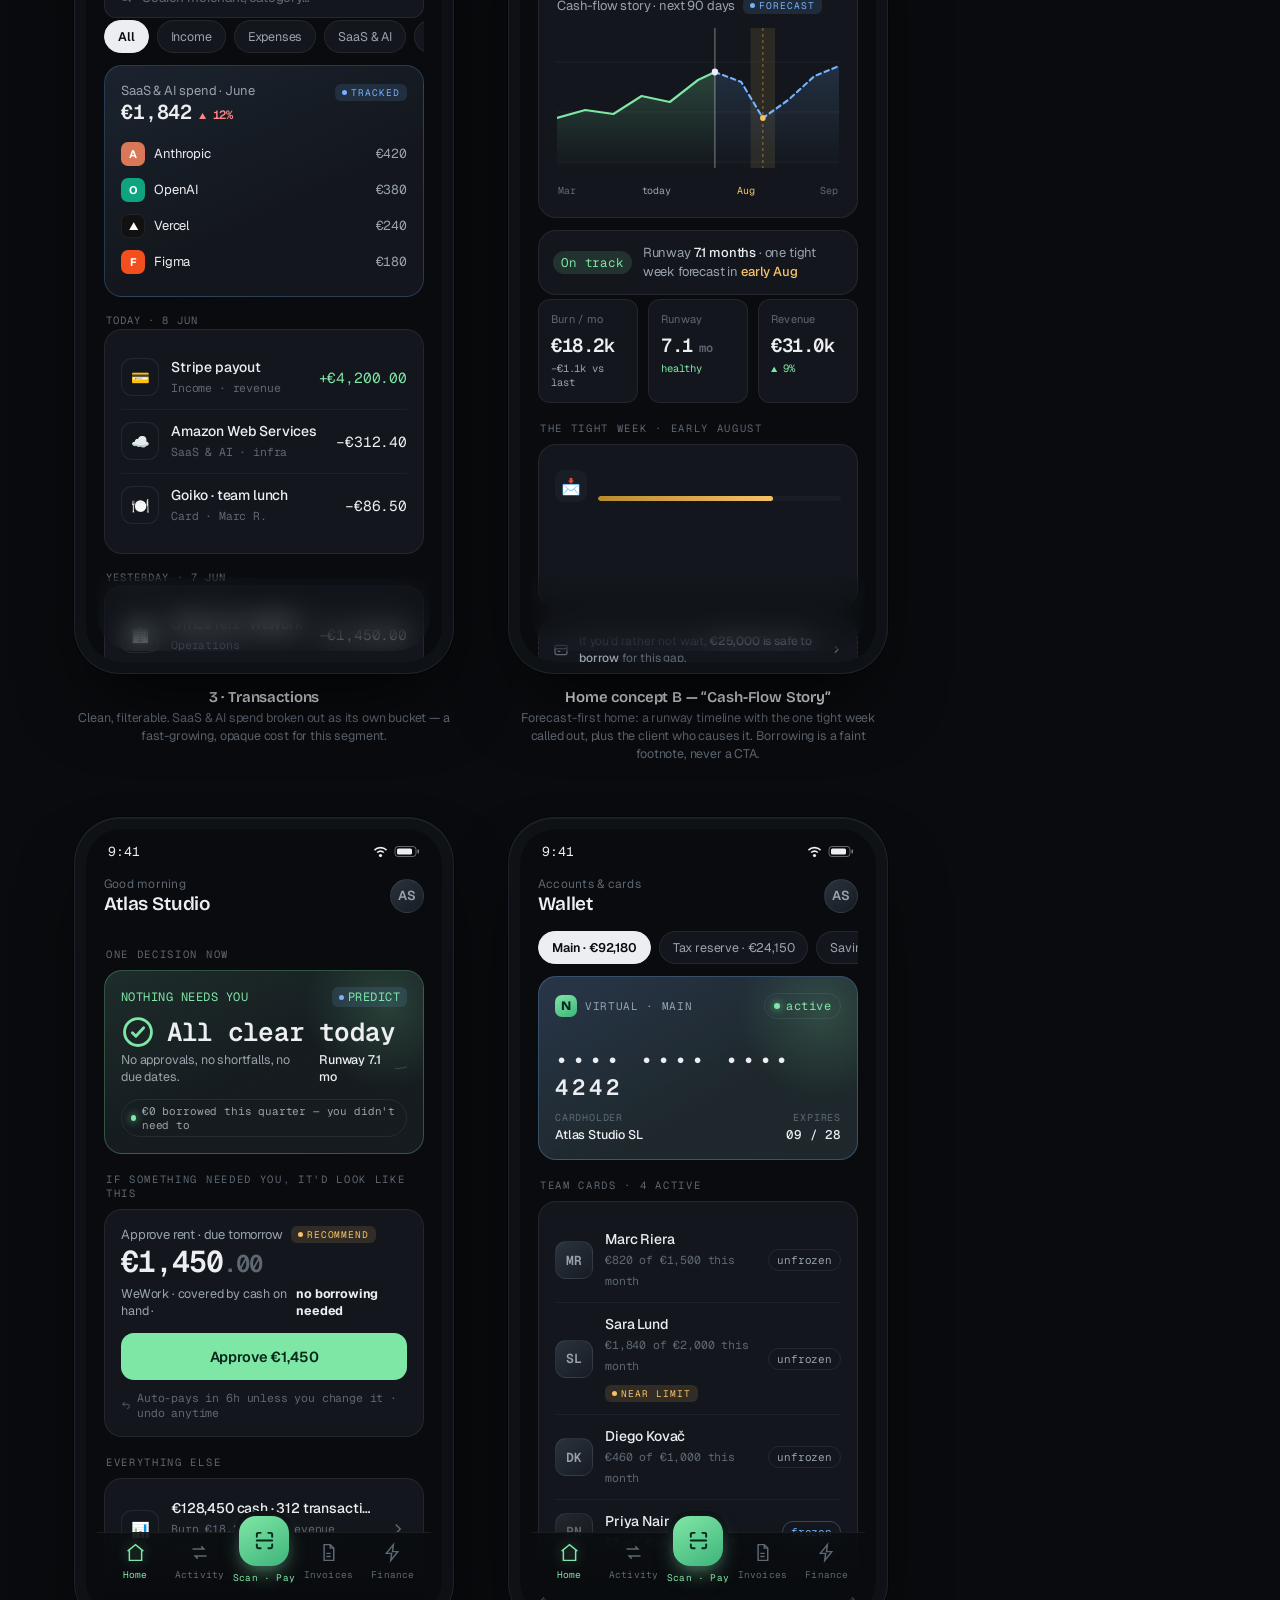
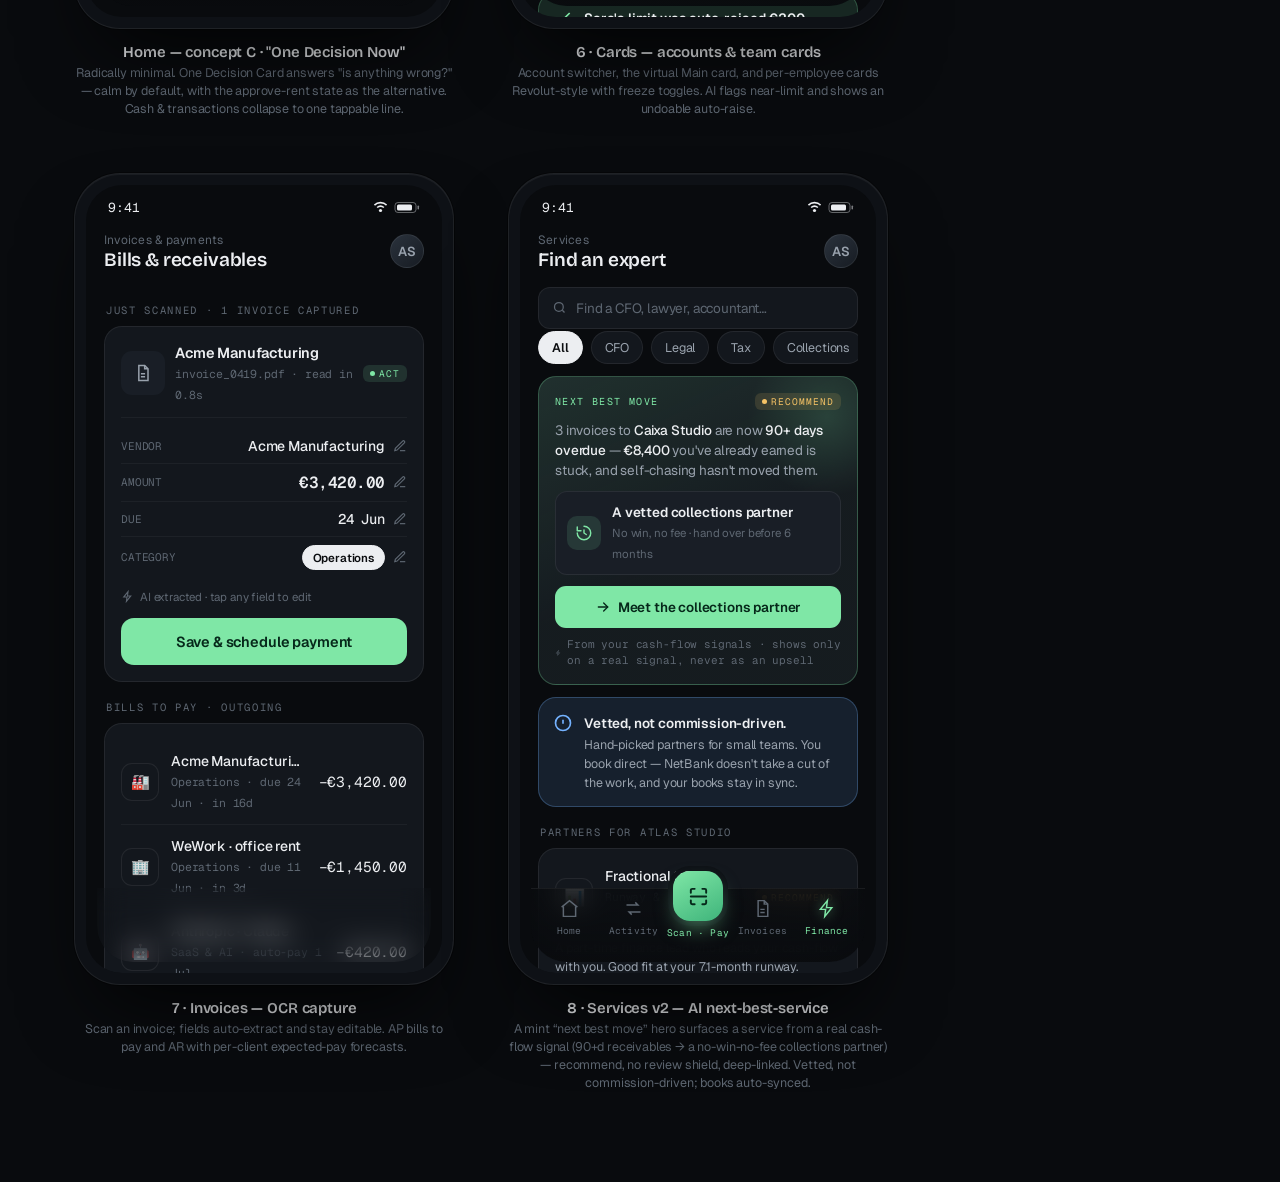
<file: design/mockups/index.html>
<!DOCTYPE html>
<html lang="en">
<head>
<meta charset="UTF-8">
<meta name="viewport" content="width=device-width, initial-scale=1.0">
<title>NetBank — Mobile Mockups (v0.1)</title>
<link rel="preconnect" href="https://fonts.googleapis.com">
<link rel="preconnect" href="https://fonts.gstatic.com" crossorigin>
<link href="https://fonts.googleapis.com/css2?family=Bricolage+Grotesque:opsz,wght@12..96,400..800&family=Geist:wght@400..700&family=Geist+Mono:wght@400..600&display=swap" rel="stylesheet">
<link rel="stylesheet" href="styles.css">
</head>
<body>
<div class="page">

  <header class="masthead">
    <div class="brand">
      <div class="mark">N</div>
      <b>NetBank</b>
      <span>working name · v0.1</span>
    </div>
    <h1>The money instrument for businesses that run on <em>lumpy income</em>.</h1>
    <p>Dark, calm, Mercury-structured. The complexity — forecasting, categorization, underwriting — lives underneath; on top, one number and one decision. Below: the full v0.1 app — 8 screens, including the 3 home concepts (A / B / C) to choose between.</p>
    <div class="note">
      <span class="pill">3 home concepts — A “Command Center” (recommended) · B “Cash-Flow Story” · C “One Decision”</span>
      <span class="pill">+ Financing · Transactions · Cards · Invoices/OCR · Services v2 (AI next-best-service)</span>
      <span class="pill">Nav: 4 tabs + a center Scan/Pay action · Evaluate → which home wins? clicks per task?</span>
    </div>
  </header>

  <div class="gallery">

    <!-- ============ SCREEN 1 · HOME ============ -->
    <div class="frame-wrap">
      <div class="phone">
        <div class="screen">
          <div class="statusbar">
            <span>9:41</span>
            <div class="dots">
              <svg width="17" height="12" viewBox="0 0 17 12" fill="currentColor"><path d="M8.5 2.5C10.6 2.5 12.5 3.3 14 4.7l1.1-1.1A9 9 0 0 0 1.9 3.6L3 4.7A7.5 7.5 0 0 1 8.5 2.5Z"/><path d="M8.5 6C9.6 6 10.6 6.4 11.3 7.1l1.1-1.1A6 6 0 0 0 4.6 6l1.1 1.1A4.5 4.5 0 0 1 8.5 6Z"/><circle cx="8.5" cy="9.5" r="1.6"/></svg>
              <svg width="26" height="13" viewBox="0 0 26 13" fill="none"><rect x="1" y="1.5" width="21" height="10" rx="3" stroke="currentColor" opacity=".4"/><rect x="3" y="3.5" width="15" height="6" rx="1.5" fill="currentColor"/><rect x="23.5" y="4.5" width="1.5" height="4" rx=".75" fill="currentColor" opacity=".5"/></svg>
            </div>
          </div>
          <div class="appbar">
            <div class="hi"><small>Good morning</small><b>Atlas Studio</b></div>
            <div class="avatar">AS</div>
          </div>
          <div class="scroll">
            <div class="card reveal" style="animation-delay:.04s">
              <div class="cash">
                <div class="lbl">Total cash · 3 accounts <span class="ai predict">predict</span></div>
                <div class="v">€128,450<span class="cents">.20</span></div>
                <div style="margin-top:10px;display:flex;align-items:center;gap:10px">
                  <span class="delta up">▲ 4.2% · 30d</span>
                  <svg width="120" height="30" viewBox="0 0 120 30" fill="none"><path d="M0 24 L16 20 L30 22 L46 14 L62 17 L78 9 L96 12 L120 4" stroke="#7FE7A6" stroke-width="2" stroke-linecap="round" stroke-linejoin="round"/><path d="M0 24 L16 20 L30 22 L46 14 L62 17 L78 9 L96 12 L120 4 V30 H0 Z" fill="url(#g1)" opacity=".18"/><defs><linearGradient id="g1" x1="0" y1="0" x2="0" y2="1"><stop stop-color="#7FE7A6"/><stop offset="1" stop-color="#7FE7A6" stop-opacity="0"/></linearGradient></defs></svg>
                </div>
              </div>
            </div>

            <div class="tiles reveal" style="animation-delay:.1s">
              <div class="tile"><div class="k">Burn / mo</div><div class="n">€18.2k</div><div class="s" style="color:var(--text-2)">−€1.1k vs last</div></div>
              <div class="tile"><div class="k">Runway</div><div class="n">7.1<span style="font-size:12px;color:var(--text-3)"> mo</span></div><div class="s" style="color:var(--mint)">healthy</div></div>
              <div class="tile"><div class="k">Revenue</div><div class="n">€31.0k</div><div class="s" style="color:var(--mint)">▲ 9%</div></div>
            </div>

            <div class="card borrow reveal" style="animation-delay:.16s;margin-top:12px">
              <div class="top"><span>SAFE TO BORROW</span><span class="badge"><i class="dot"></i>human-reviewed</span></div>
              <div class="amt">€25,000</div>
              <div class="why">Based on 14 months of cash-flow · <b>why this number?</b>
                <svg width="14" height="14" viewBox="0 0 24 24" fill="none" stroke="currentColor" stroke-width="2"><path d="M9 6l6 6-6 6"/></svg>
              </div>
            </div>

            <div class="eyebrow">Where the money goes · June</div>
            <div class="card reveal" style="animation-delay:.22s">
              <div class="bucket"><div class="ico">👥</div><div class="bd"><div class="t"><b>Payroll</b><span class="m">€12,400</span></div><div class="track"><i style="width:68%"></i></div></div></div>
              <div class="bucket"><div class="ico">⚙️</div><div class="bd"><div class="t"><b>Operations</b><span class="m">€4,100</span></div><div class="track"><i style="width:34%"></i></div></div></div>
              <div class="bucket"><div class="ico">📣</div><div class="bd"><div class="t"><b>Marketing</b><span class="m">€3,200</span></div><div class="track a"><i style="width:26%"></i></div></div></div>
              <div class="bucket"><div class="ico">🤖</div><div class="bd"><div class="t"><b>SaaS &amp; AI</b><span class="m">€1,842</span></div><div class="track b"><i style="width:15%"></i></div></div></div>
            </div>
          </div>

          <nav class="tabbar">
            <div class="tab on"><svg viewBox="0 0 24 24"><path d="M3 10.5 12 3l9 7.5"/><path d="M5 9.5V21h14V9.5"/></svg>Home</div>
            <div class="tab"><svg viewBox="0 0 24 24"><path d="M4 8h13l-3-3"/><path d="M20 16H7l3 3"/></svg>Activity</div>
            <button class="tab-fab" aria-label="Scan or pay"><span class="fab"><svg viewBox="0 0 24 24"><path d="M4 8V5.5A1.5 1.5 0 0 1 5.5 4H8"/><path d="M16 4h2.5A1.5 1.5 0 0 1 20 5.5V8"/><path d="M20 16v2.5a1.5 1.5 0 0 1-1.5 1.5H16"/><path d="M8 20H5.5A1.5 1.5 0 0 1 4 18.5V16"/><path d="M4 12h16"/></svg></span><small>Scan · Pay</small></button>
            <div class="tab"><svg viewBox="0 0 24 24"><path d="M7 3h7l4 4v14H7z"/><path d="M14 3v4h4"/><path d="M9.5 13h5M9.5 16.5h5"/></svg>Invoices</div>
            <div class="tab"><svg viewBox="0 0 24 24"><path d="M13 3 5 13h6l-1 8 8-10h-6z"/></svg>Finance</div>
          </nav>
        </div>
      </div>
      <div class="frame-label"><b>1 · Home — “Command Center”</b><small>One question answered at a glance: how am I doing? Cash, burn, runway, safe-to-borrow, where it goes.</small></div>
    </div>

    <!-- ============ SCREEN 2 · FINANCING ============ -->
    <div class="frame-wrap">
      <div class="phone">
        <div class="screen">
          <div class="statusbar">
            <span>9:41</span>
            <div class="dots">
              <svg width="17" height="12" viewBox="0 0 17 12" fill="currentColor"><path d="M8.5 2.5C10.6 2.5 12.5 3.3 14 4.7l1.1-1.1A9 9 0 0 0 1.9 3.6L3 4.7A7.5 7.5 0 0 1 8.5 2.5Z"/><path d="M8.5 6C9.6 6 10.6 6.4 11.3 7.1l1.1-1.1A6 6 0 0 0 4.6 6l1.1 1.1A4.5 4.5 0 0 1 8.5 6Z"/><circle cx="8.5" cy="9.5" r="1.6"/></svg>
              <svg width="26" height="13" viewBox="0 0 26 13" fill="none"><rect x="1" y="1.5" width="21" height="10" rx="3" stroke="currentColor" opacity=".4"/><rect x="3" y="3.5" width="15" height="6" rx="1.5" fill="currentColor"/><rect x="23.5" y="4.5" width="1.5" height="4" rx=".75" fill="currentColor" opacity=".5"/></svg>
            </div>
          </div>
          <div class="appbar"><div class="hi"><small>Financing</small><b>Flexible credit</b></div><div class="avatar">AS</div></div>
          <div class="scroll">
            <div class="card borrow reveal" style="animation-delay:.04s">
              <div class="top"><span>AVAILABLE NOW</span><span class="ai recommend">recommend</span></div>
              <div class="amt">€25,000</div>
              <div class="why">Underwritten live on your accounts · <b>reviewed by a human in 2s</b></div>
            </div>

            <div class="eyebrow">Choose your amount</div>
            <div class="card reveal" style="animation-delay:.1s">
              <div style="display:flex;justify-content:space-between;align-items:baseline">
                <span style="color:var(--text-2);font-size:13px">You're requesting</span>
                <span class="bignum" style="font-size:26px">€16,000</span>
              </div>
              <div class="slider"><div class="bar"><i></i><b></b></div><div class="ends"><span>€500</span><span>€25,000</span></div></div>
              <div class="terms">
                <div class="t"><small>Rate</small><b>0.9% / mo</b></div>
                <div class="t"><small>Term</small><b>6 months</b></div>
                <div class="t"><small>Monthly</small><b>€2,757</b></div>
                <div class="t"><small>Total fee</small><b>€862</b></div>
              </div>
            </div>

            <div class="insight reveal" style="animation-delay:.16s;margin-top:12px">
              <div class="ic"><svg width="20" height="20" viewBox="0 0 24 24" fill="none" stroke="currentColor" stroke-width="2"><circle cx="12" cy="12" r="9"/><path d="M12 8v5M12 16h.01"/></svg></div>
              <div><b>You may not need to borrow.</b><p>Your €9,200 invoice to Vodafone is forecast to land in <b style="color:var(--text)">9 days</b> — that covers the gap. We'll remind you before any due date.</p></div>
            </div>

            <div class="eyebrow">Your limit grows with history</div>
            <div class="card reveal" style="animation-delay:.22s">
              <div style="display:flex;justify-content:space-between;font-size:13px;margin-bottom:9px"><span style="color:var(--text-2)">Trust level 3 / 5</span><span class="bignum" style="color:var(--mint)">€25k → €40k</span></div>
              <div class="ladder"><span class="st on"></span><span class="st on"></span><span class="st on"></span><span class="st"></span><span class="st"></span></div>
              <p style="color:var(--text-3);font-size:11.5px;margin-top:9px;font-family:var(--mono)">Next review in 38 days · no repaid-late events</p>
            </div>

            <button class="btn primary">Request €16,000</button>
            <button class="btn ghost">See repayment plan</button>
          </div>

          <nav class="tabbar">
            <div class="tab"><svg viewBox="0 0 24 24"><path d="M3 10.5 12 3l9 7.5"/><path d="M5 9.5V21h14V9.5"/></svg>Home</div>
            <div class="tab"><svg viewBox="0 0 24 24"><path d="M4 8h13l-3-3"/><path d="M20 16H7l3 3"/></svg>Activity</div>
            <button class="tab-fab" aria-label="Scan or pay"><span class="fab"><svg viewBox="0 0 24 24"><path d="M4 8V5.5A1.5 1.5 0 0 1 5.5 4H8"/><path d="M16 4h2.5A1.5 1.5 0 0 1 20 5.5V8"/><path d="M20 16v2.5a1.5 1.5 0 0 1-1.5 1.5H16"/><path d="M8 20H5.5A1.5 1.5 0 0 1 4 18.5V16"/><path d="M4 12h16"/></svg></span><small>Scan · Pay</small></button>
            <div class="tab"><svg viewBox="0 0 24 24"><path d="M7 3h7l4 4v14H7z"/><path d="M14 3v4h4"/><path d="M9.5 13h5M9.5 16.5h5"/></svg>Invoices</div>
            <div class="tab on"><svg viewBox="0 0 24 24"><path d="M13 3 5 13h6l-1 8 8-10h-6z"/></svg>Finance</div>
          </nav>
        </div>
      </div>
      <div class="frame-label"><b>2 · Financing — safe-to-borrow</b><small>The WeBank core + the agentic loan journey. Human-on-the-loop on the grant; the honest “you may not need this”.</small></div>
    </div>

    <!-- ============ SCREEN 3 · TRANSACTIONS ============ -->
    <div class="frame-wrap">
      <div class="phone">
        <div class="screen">
          <div class="statusbar">
            <span>9:41</span>
            <div class="dots">
              <svg width="17" height="12" viewBox="0 0 17 12" fill="currentColor"><path d="M8.5 2.5C10.6 2.5 12.5 3.3 14 4.7l1.1-1.1A9 9 0 0 0 1.9 3.6L3 4.7A7.5 7.5 0 0 1 8.5 2.5Z"/><path d="M8.5 6C9.6 6 10.6 6.4 11.3 7.1l1.1-1.1A6 6 0 0 0 4.6 6l1.1 1.1A4.5 4.5 0 0 1 8.5 6Z"/><circle cx="8.5" cy="9.5" r="1.6"/></svg>
              <svg width="26" height="13" viewBox="0 0 26 13" fill="none"><rect x="1" y="1.5" width="21" height="10" rx="3" stroke="currentColor" opacity=".4"/><rect x="3" y="3.5" width="15" height="6" rx="1.5" fill="currentColor"/><rect x="23.5" y="4.5" width="1.5" height="4" rx=".75" fill="currentColor" opacity=".5"/></svg>
            </div>
          </div>
          <div class="appbar"><div class="hi"><small>Transactions</small><b>All accounts</b></div><div class="avatar">AS</div></div>
          <div class="scroll">
            <div class="search reveal" style="animation-delay:.03s">
              <svg width="15" height="15" viewBox="0 0 24 24" fill="none" stroke="currentColor" stroke-width="2"><circle cx="11" cy="11" r="7"/><path d="m20 20-3.5-3.5"/></svg>Search merchant, category…
            </div>
            <div class="chips reveal" style="animation-delay:.07s">
              <span class="chip on">All</span><span class="chip">Income</span><span class="chip">Expenses</span><span class="chip">SaaS &amp; AI</span><span class="chip">Cards</span>
            </div>

            <div class="card saas reveal" style="animation-delay:.12s;margin-top:8px">
              <div class="hd"><div><div style="font-size:13px;color:var(--text-2)">SaaS &amp; AI spend · June</div><div class="v">€1,842<span style="font-size:12px;color:var(--red)"> ▲ 12%</span></div></div><span class="ai predict">tracked</span></div>
              <div class="it"><div class="lg" style="background:#D97757;color:#fff">A</div><div class="nm">Anthropic</div><div class="mm">€420</div></div>
              <div class="it"><div class="lg" style="background:#0FA47F;color:#fff">O</div><div class="nm">OpenAI</div><div class="mm">€380</div></div>
              <div class="it"><div class="lg" style="background:#111;color:#fff;border:1px solid var(--line)">▲</div><div class="nm">Vercel</div><div class="mm">€240</div></div>
              <div class="it"><div class="lg" style="background:#F24E1E;color:#fff">F</div><div class="nm">Figma</div><div class="mm">€180</div></div>
            </div>

            <div class="daygroup">Today · 8 Jun</div>
            <div class="card reveal" style="animation-delay:.18s">
              <div class="row"><div class="ic">💳</div><div class="mid"><b>Stripe payout</b><small>Income · revenue</small></div><div class="amt in">+€4,200.00</div></div>
              <div class="row"><div class="ic">☁️</div><div class="mid"><b>Amazon Web Services</b><small>SaaS &amp; AI · infra</small></div><div class="amt">−€312.40</div></div>
              <div class="row"><div class="ic">🍽️</div><div class="mid"><b>Goiko · team lunch</b><small>Card · Marc R.</small></div><div class="amt">−€86.50</div></div>
            </div>

            <div class="daygroup">Yesterday · 7 Jun</div>
            <div class="card reveal" style="animation-delay:.24s">
              <div class="row"><div class="ic">🏢</div><div class="mid"><b>Office rent · WeWork</b><small>Operations</small></div><div class="amt">−€1,450.00</div></div>
              <div class="row"><div class="ic">🤖</div><div class="mid"><b>Anthropic · Claude</b><small>SaaS &amp; AI · tokens</small></div><div class="amt">−€420.00</div></div>
            </div>
          </div>

          <nav class="tabbar">
            <div class="tab"><svg viewBox="0 0 24 24"><path d="M3 10.5 12 3l9 7.5"/><path d="M5 9.5V21h14V9.5"/></svg>Home</div>
            <div class="tab on"><svg viewBox="0 0 24 24"><path d="M4 8h13l-3-3"/><path d="M20 16H7l3 3"/></svg>Activity</div>
            <button class="tab-fab" aria-label="Scan or pay"><span class="fab"><svg viewBox="0 0 24 24"><path d="M4 8V5.5A1.5 1.5 0 0 1 5.5 4H8"/><path d="M16 4h2.5A1.5 1.5 0 0 1 20 5.5V8"/><path d="M20 16v2.5a1.5 1.5 0 0 1-1.5 1.5H16"/><path d="M8 20H5.5A1.5 1.5 0 0 1 4 18.5V16"/><path d="M4 12h16"/></svg></span><small>Scan · Pay</small></button>
            <div class="tab"><svg viewBox="0 0 24 24"><path d="M7 3h7l4 4v14H7z"/><path d="M14 3v4h4"/><path d="M9.5 13h5M9.5 16.5h5"/></svg>Invoices</div>
            <div class="tab"><svg viewBox="0 0 24 24"><path d="M13 3 5 13h6l-1 8 8-10h-6z"/></svg>Finance</div>
          </nav>
        </div>
      </div>
      <div class="frame-label"><b>3 · Transactions</b><small>Clean, filterable. SaaS &amp; AI spend broken out as its own bucket — a fast-growing, opaque cost for this segment.</small></div>
    </div>

    <div class="frame-wrap">
      <div class="phone">
        <div class="screen">
          <div class="statusbar">
            <span>9:41</span>
            <div class="dots">
              <svg width="17" height="12" viewBox="0 0 17 12" fill="currentColor"><path d="M8.5 2.5C10.6 2.5 12.5 3.3 14 4.7l1.1-1.1A9 9 0 0 0 1.9 3.6L3 4.7A7.5 7.5 0 0 1 8.5 2.5Z"/><path d="M8.5 6C9.6 6 10.6 6.4 11.3 7.1l1.1-1.1A6 6 0 0 0 4.6 6l1.1 1.1A4.5 4.5 0 0 1 8.5 6Z"/><circle cx="8.5" cy="9.5" r="1.6"/></svg>
              <svg width="26" height="13" viewBox="0 0 26 13" fill="none"><rect x="1" y="1.5" width="21" height="10" rx="3" stroke="currentColor" opacity=".4"/><rect x="3" y="3.5" width="15" height="6" rx="1.5" fill="currentColor"/><rect x="23.5" y="4.5" width="1.5" height="4" rx=".75" fill="currentColor" opacity=".5"/></svg>
            </div>
          </div>
          <div class="appbar">
            <div class="hi"><small>Good morning</small><b>Atlas Studio</b></div>
            <div class="avatar">AS</div>
          </div>
          <div class="scroll">
            <div class="card reveal" style="animation-delay:.04s">
              <div class="cash">
                <div class="lbl">Cash-flow story · next 90 days <span class="ai predict">forecast</span></div>
                <svg width="100%" height="160" viewBox="0 0 300 160" fill="none" preserveAspectRatio="none" style="margin-top:8px;display:block">
                  <defs>
                    <linearGradient id="cfPast" x1="0" y1="0" x2="0" y2="1"><stop stop-color="#7FE7A6" stop-opacity=".22"/><stop offset="1" stop-color="#7FE7A6" stop-opacity="0"/></linearGradient>
                    <linearGradient id="cfFwd" x1="0" y1="0" x2="0" y2="1"><stop stop-color="#74B2FF" stop-opacity=".16"/><stop offset="1" stop-color="#74B2FF" stop-opacity="0"/></linearGradient>
                  </defs>
                  <!-- gridlines -->
                  <line x1="0" y1="40" x2="300" y2="40" stroke="#fff" stroke-opacity=".05"/>
                  <line x1="0" y1="90" x2="300" y2="90" stroke="#fff" stroke-opacity=".05"/>
                  <line x1="0" y1="140" x2="300" y2="140" stroke="#fff" stroke-opacity=".05"/>
                  <!-- tight-week shaded marker (early Aug) -->
                  <rect x="206" y="6" width="26" height="140" fill="#F5C265" fill-opacity=".10"/>
                  <line x1="219" y1="6" x2="219" y2="146" stroke="#F5C265" stroke-opacity=".5" stroke-width="1" stroke-dasharray="3 3"/>
                  <!-- past area + line (Mar → today) -->
                  <path d="M0 96 L30 88 L60 92 L90 74 L120 80 L150 58 L168 50 L168 146 L0 146 Z" fill="url(#cfPast)"/>
                  <path d="M0 96 L30 88 L60 92 L90 74 L120 80 L150 58 L168 50" stroke="#7FE7A6" stroke-width="2.2" stroke-linecap="round" stroke-linejoin="round"/>
                  <!-- forecast area + line (today → +90d), dips through the tight week -->
                  <path d="M168 50 L196 60 L219 96 L246 78 L274 54 L300 44 L300 146 L168 146 Z" fill="url(#cfFwd)"/>
                  <path d="M168 50 L196 60 L219 96 L246 78 L274 54 L300 44" stroke="#74B2FF" stroke-width="2.2" stroke-linecap="round" stroke-linejoin="round" stroke-dasharray="5 4"/>
                  <!-- today vertical line + node -->
                  <line x1="168" y1="6" x2="168" y2="146" stroke="#ECEEF1" stroke-opacity=".5" stroke-width="1"/>
                  <circle cx="168" cy="50" r="3.4" fill="#ECEEF1"/>
                  <!-- tight-week low node -->
                  <circle cx="219" cy="96" r="3" fill="#F5C265"/>
                </svg>
                <div style="display:flex;justify-content:space-between;font-family:var(--mono);font-size:10px;color:var(--text-3);margin-top:2px;padding:0 1px">
                  <span>Mar</span><span style="color:var(--text-2)">today</span><span style="color:var(--amber)">Aug</span><span>Sep</span>
                </div>
              </div>
            </div>

            <div class="card reveal" style="animation-delay:.1s;display:flex;align-items:center;gap:11px;padding:13px 14px">
              <span class="delta up" style="flex:none">On track</span>
              <div style="font-size:13px;color:var(--text-2);line-height:1.45">Runway <b style="color:var(--text);font-weight:500">7.1 months</b> · one tight week forecast in <b style="color:var(--amber);font-weight:500">early Aug</b></div>
            </div>

            <div class="tiles reveal" style="animation-delay:.16s">
              <div class="tile"><div class="k">Burn / mo</div><div class="n">€18.2k</div><div class="s" style="color:var(--text-2)">−€1.1k vs last</div></div>
              <div class="tile"><div class="k">Runway</div><div class="n">7.1<span style="font-size:12px;color:var(--text-3)"> mo</span></div><div class="s" style="color:var(--mint)">healthy</div></div>
              <div class="tile"><div class="k">Revenue</div><div class="n">€31.0k</div><div class="s" style="color:var(--mint)">▲ 9%</div></div>
            </div>

            <div class="eyebrow">The tight week · early August</div>
            <div class="card reveal" style="animation-delay:.22s">
              <div class="bucket"><div class="ico">📩</div><div class="bd"><div class="t"><b>Vodafone invoice · €9,200</b><span class="m" style="color:var(--amber)">+20d late</span></div><div class="track a"><i style="width:72%"></i></div></div></div>
              <div style="display:flex;align-items:center;gap:7px;margin-top:9px;font-size:12px;color:var(--text-2);line-height:1.45">
                <span class="ai predict" style="flex:none">predict</span>
                Vodafone usually pays <b style="color:var(--text);font-weight:500">+20 days</b> — that's what pinches the week of Aug 4. Payroll lands the same week.
              </div>
            </div>

            <div class="card reveal" style="animation-delay:.28s;display:flex;align-items:center;gap:10px;padding:13px 14px;border-style:dashed">
              <svg width="16" height="16" viewBox="0 0 24 24" fill="none" stroke="currentColor" stroke-width="1.8" style="color:var(--text-3);flex:none"><path d="M3 10h18M7 14h4"/><rect x="3" y="5" width="18" height="14" rx="2.5"/></svg>
              <div style="flex:1;font-size:12px;color:var(--text-3);line-height:1.4">If you'd rather not wait, <b style="color:var(--text-2);font-weight:500">€25,000 is safe to borrow</b> for this gap.</div>
              <svg width="13" height="13" viewBox="0 0 24 24" fill="none" stroke="currentColor" stroke-width="2" style="color:var(--text-3);flex:none"><path d="M9 6l6 6-6 6"/></svg>
            </div>
          </div>

          <nav class="tabbar">
            <div class="tab on"><svg viewBox="0 0 24 24"><path d="M3 10.5 12 3l9 7.5"/><path d="M5 9.5V21h14V9.5"/></svg>Home</div>
            <div class="tab"><svg viewBox="0 0 24 24"><path d="M4 8h13l-3-3"/><path d="M20 16H7l3 3"/></svg>Activity</div>
            <button class="tab-fab" aria-label="Scan or pay"><span class="fab"><svg viewBox="0 0 24 24"><path d="M4 8V5.5A1.5 1.5 0 0 1 5.5 4H8"/><path d="M16 4h2.5A1.5 1.5 0 0 1 20 5.5V8"/><path d="M20 16v2.5a1.5 1.5 0 0 1-1.5 1.5H16"/><path d="M8 20H5.5A1.5 1.5 0 0 1 4 18.5V16"/><path d="M4 12h16"/></svg></span><small>Scan · Pay</small></button>
            <div class="tab"><svg viewBox="0 0 24 24"><path d="M7 3h7l4 4v14H7z"/><path d="M14 3v4h4"/><path d="M9.5 13h5M9.5 16.5h5"/></svg>Invoices</div>
            <div class="tab"><svg viewBox="0 0 24 24"><path d="M13 3 5 13h6l-1 8 8-10h-6z"/></svg>Finance</div>
          </nav>
        </div>
      </div>
      <div class="frame-label"><b>Home concept B — “Cash-Flow Story”</b><small>Forecast-first home: a runway timeline with the one tight week called out, plus the client who causes it. Borrowing is a faint footnote, never a CTA.</small></div>
    </div>

    <div class="frame-wrap">
      <div class="phone">
        <div class="screen">
          <div class="statusbar">
            <span>9:41</span>
            <div class="dots">
              <svg width="17" height="12" viewBox="0 0 17 12" fill="currentColor"><path d="M8.5 2.5C10.6 2.5 12.5 3.3 14 4.7l1.1-1.1A9 9 0 0 0 1.9 3.6L3 4.7A7.5 7.5 0 0 1 8.5 2.5Z"/><path d="M8.5 6C9.6 6 10.6 6.4 11.3 7.1l1.1-1.1A6 6 0 0 0 4.6 6l1.1 1.1A4.5 4.5 0 0 1 8.5 6Z"/><circle cx="8.5" cy="9.5" r="1.6"/></svg>
              <svg width="26" height="13" viewBox="0 0 26 13" fill="none"><rect x="1" y="1.5" width="21" height="10" rx="3" stroke="currentColor" opacity=".4"/><rect x="3" y="3.5" width="15" height="6" rx="1.5" fill="currentColor"/><rect x="23.5" y="4.5" width="1.5" height="4" rx=".75" fill="currentColor" opacity=".5"/></svg>
            </div>
          </div>
          <div class="appbar">
            <div class="hi"><small>Good morning</small><b>Atlas Studio</b></div>
            <div class="avatar">AS</div>
          </div>
          <div class="scroll">
            <div class="eyebrow">One decision now</div>

            <div class="card borrow reveal" style="animation-delay:.04s">
              <div class="top"><span>NOTHING NEEDS YOU</span><span class="ai predict">predict</span></div>
              <div class="amt" style="display:flex;align-items:center;gap:12px;font-size:26px">
                <svg width="34" height="34" viewBox="0 0 24 24" fill="none" stroke="#7FE7A6" stroke-width="2" stroke-linecap="round" stroke-linejoin="round"><circle cx="12" cy="12" r="9.5"/><path d="m8 12.5 2.5 2.5L16 9"/></svg>
                All clear today
              </div>
              <div class="why">No approvals, no shortfalls, no due dates. <b>Runway 7.1 mo</b>
                <svg width="14" height="14" viewBox="0 0 120 30" fill="none" style="margin-left:2px"><path d="M0 22 L20 19 L40 21 L60 14 L80 16 L100 8 L120 5" stroke="#7FE7A6" stroke-width="2.4" stroke-linecap="round" stroke-linejoin="round"/></svg>
              </div>
              <div style="margin-top:14px;position:relative;z-index:1">
                <span class="badge"><i class="dot"></i>€0 borrowed this quarter — you didn't need to</span>
              </div>
            </div>

            <div class="eyebrow">If something needed you, it'd look like this</div>

            <div class="card reveal" style="animation-delay:.12s">
              <div style="display:flex;justify-content:space-between;align-items:center">
                <div class="cash" style="padding:0">
                  <div class="lbl" style="margin-bottom:4px">Approve rent · due tomorrow <span class="ai recommend">recommend</span></div>
                  <div class="v" style="font-size:30px">€1,450<span class="cents">.00</span></div>
                </div>
              </div>
              <div class="why" style="margin-top:8px;color:var(--text-2);font-size:12.5px;display:flex;align-items:center;gap:6px">
                WeWork · covered by cash on hand · <b style="color:var(--text)">no borrowing needed</b>
              </div>
              <button class="btn primary">Approve €1,450</button>
              <div style="display:flex;align-items:center;justify-content:center;gap:6px;margin-top:10px;color:var(--text-3);font-size:11.5px;font-family:var(--mono)">
                <svg width="13" height="13" viewBox="0 0 24 24" fill="none" stroke="currentColor" stroke-width="2"><path d="M9 14 4 9l5-5"/><path d="M4 9h11a5 5 0 0 1 0 10h-1"/></svg>
                Auto-pays in 6h unless you change it · undo anytime
              </div>
            </div>

            <div class="eyebrow">Everything else</div>

            <div class="card reveal" style="animation-delay:.2s" style="margin-top:0">
              <div class="row" style="padding-top:4px">
                <div class="ic">📊</div>
                <div class="mid">
                  <b>€128,450 cash · 312 transactions</b>
                  <small>Burn €18.2k/mo · revenue €31.0k · all reconciled</small>
                </div>
                <svg width="18" height="18" viewBox="0 0 24 24" fill="none" stroke="var(--text-3)" stroke-width="2"><path d="M9 6l6 6-6 6"/></svg>
              </div>
            </div>
          </div>

          <nav class="tabbar">
            <div class="tab on"><svg viewBox="0 0 24 24"><path d="M3 10.5 12 3l9 7.5"/><path d="M5 9.5V21h14V9.5"/></svg>Home</div>
            <div class="tab"><svg viewBox="0 0 24 24"><path d="M4 8h13l-3-3"/><path d="M20 16H7l3 3"/></svg>Activity</div>
            <button class="tab-fab" aria-label="Scan or pay"><span class="fab"><svg viewBox="0 0 24 24"><path d="M4 8V5.5A1.5 1.5 0 0 1 5.5 4H8"/><path d="M16 4h2.5A1.5 1.5 0 0 1 20 5.5V8"/><path d="M20 16v2.5a1.5 1.5 0 0 1-1.5 1.5H16"/><path d="M8 20H5.5A1.5 1.5 0 0 1 4 18.5V16"/><path d="M4 12h16"/></svg></span><small>Scan · Pay</small></button>
            <div class="tab"><svg viewBox="0 0 24 24"><path d="M7 3h7l4 4v14H7z"/><path d="M14 3v4h4"/><path d="M9.5 13h5M9.5 16.5h5"/></svg>Invoices</div>
            <div class="tab"><svg viewBox="0 0 24 24"><path d="M13 3 5 13h6l-1 8 8-10h-6z"/></svg>Finance</div>
          </nav>
        </div>
      </div>
      <div class="frame-label"><b>Home — concept C · "One Decision Now"</b><small>Radically minimal. One Decision Card answers "is anything wrong?" — calm by default, with the approve-rent state as the alternative. Cash &amp; transactions collapse to one tappable line.</small></div>
    </div>

    <div class="frame-wrap">
      <div class="phone">
        <div class="screen">
          <div class="statusbar">
            <span>9:41</span>
            <div class="dots">
              <svg width="17" height="12" viewBox="0 0 17 12" fill="currentColor"><path d="M8.5 2.5C10.6 2.5 12.5 3.3 14 4.7l1.1-1.1A9 9 0 0 0 1.9 3.6L3 4.7A7.5 7.5 0 0 1 8.5 2.5Z"/><path d="M8.5 6C9.6 6 10.6 6.4 11.3 7.1l1.1-1.1A6 6 0 0 0 4.6 6l1.1 1.1A4.5 4.5 0 0 1 8.5 6Z"/><circle cx="8.5" cy="9.5" r="1.6"/></svg>
              <svg width="26" height="13" viewBox="0 0 26 13" fill="none"><rect x="1" y="1.5" width="21" height="10" rx="3" stroke="currentColor" opacity=".4"/><rect x="3" y="3.5" width="15" height="6" rx="1.5" fill="currentColor"/><rect x="23.5" y="4.5" width="1.5" height="4" rx=".75" fill="currentColor" opacity=".5"/></svg>
            </div>
          </div>
          <div class="appbar"><div class="hi"><small>Accounts &amp; cards</small><b>Wallet</b></div><div class="avatar">AS</div></div>
          <div class="scroll">
            <div class="chips reveal" style="animation-delay:.03s">
              <span class="chip on">Main · €92,180</span><span class="chip">Tax reserve · €24,150</span><span class="chip">Savings · €12,120</span>
            </div>

            <div class="card borrow reveal" style="animation-delay:.08s;margin-top:8px;border-color:rgba(116,178,255,.28);background:linear-gradient(150deg,rgba(116,178,255,.16),rgba(127,231,166,.05) 60%),var(--surface-2)">
              <div class="top">
                <span style="display:flex;align-items:center;gap:8px;color:var(--text)"><span style="width:22px;height:22px;border-radius:7px;background:linear-gradient(150deg,var(--mint),#3FB47B);display:grid;place-items:center;color:#06281A;font-family:var(--display);font-weight:800;font-size:13px">N</span><span style="font-family:var(--mono);font-size:11px;letter-spacing:.06em;color:var(--text-2)">VIRTUAL · MAIN</span></span>
                <span class="badge"><i class="dot"></i>active</span>
              </div>
              <div class="amt" style="font-size:22px;letter-spacing:.18em;margin:26px 0 10px">•••• •••• •••• 4242</div>
              <div class="why" style="justify-content:space-between">
                <span style="display:flex;flex-direction:column;gap:2px"><small style="color:var(--text-3);font-size:10px;font-family:var(--mono);letter-spacing:.08em">CARDHOLDER</small><b>Atlas Studio SL</b></span>
                <span style="display:flex;flex-direction:column;gap:2px;text-align:right"><small style="color:var(--text-3);font-size:10px;font-family:var(--mono);letter-spacing:.08em">EXPIRES</small><b style="font-family:var(--mono)">09 / 28</b></span>
              </div>
            </div>

            <div class="eyebrow">Team cards · 4 active</div>
            <div class="card reveal" style="animation-delay:.16s">
              <div class="row">
                <div class="ic" style="background:linear-gradient(140deg,#2a323c,#171c23);color:var(--text-2);font-size:13px;font-weight:600;font-family:var(--mono)">MR</div>
                <div class="mid"><b>Marc Riera</b><small>€820 of €1,500 this month</small></div>
                <div style="display:flex;align-items:center;gap:9px"><span class="badge" style="padding:3px 8px">unfrozen</span></div>
              </div>
              <div class="row">
                <div class="ic" style="background:linear-gradient(140deg,#2a323c,#171c23);color:var(--text-2);font-size:13px;font-weight:600;font-family:var(--mono)">SL</div>
                <div class="mid"><b>Sara Lund</b><small>€1,840 of €2,000 this month</small><div style="margin-top:5px"><span class="ai recommend">near limit</span></div></div>
                <div style="display:flex;align-items:center;gap:9px"><span class="badge" style="padding:3px 8px">unfrozen</span></div>
              </div>
              <div class="row">
                <div class="ic" style="background:linear-gradient(140deg,#2a323c,#171c23);color:var(--text-2);font-size:13px;font-weight:600;font-family:var(--mono)">DK</div>
                <div class="mid"><b>Diego Kovač</b><small>€460 of €1,000 this month</small></div>
                <div style="display:flex;align-items:center;gap:9px"><span class="badge" style="padding:3px 8px">unfrozen</span></div>
              </div>
              <div class="row">
                <div class="ic" style="background:linear-gradient(140deg,#22282f,#14181d);color:var(--text-3);font-size:13px;font-weight:600;font-family:var(--mono)">PN</div>
                <div class="mid"><b>Priya Nair</b><small style="color:var(--text-3)">€0 of €800 · paused</small></div>
                <div style="display:flex;align-items:center;gap:9px"><span class="badge" style="padding:3px 8px;color:var(--blue);border-color:rgba(116,178,255,.3)">frozen</span></div>
              </div>
            </div>

            <div class="insight reveal" style="animation-delay:.22s;margin-top:12px;background:var(--mint-dim);border-color:rgba(127,231,166,.24)">
              <div class="ic" style="color:var(--mint)"><svg width="20" height="20" viewBox="0 0 24 24" fill="none" stroke="currentColor" stroke-width="2"><path d="M20 6 9 17l-5-5"/></svg></div>
              <div><b>Sara's limit was auto-raised €200.</b><p>She hit 92% three days running. Reverts next cycle. <b style="color:var(--text)">Undo</b> · <b style="color:var(--text)">keep</b><span style="margin-left:8px"><span class="ai act">act</span></span></p></div>
            </div>

            <button class="btn primary">Add a card</button>
          </div>

          <nav class="tabbar">
            <div class="tab on"><svg viewBox="0 0 24 24"><path d="M3 10.5 12 3l9 7.5"/><path d="M5 9.5V21h14V9.5"/></svg>Home</div>
            <div class="tab"><svg viewBox="0 0 24 24"><path d="M4 8h13l-3-3"/><path d="M20 16H7l3 3"/></svg>Activity</div>
            <button class="tab-fab" aria-label="Scan or pay"><span class="fab"><svg viewBox="0 0 24 24"><path d="M4 8V5.5A1.5 1.5 0 0 1 5.5 4H8"/><path d="M16 4h2.5A1.5 1.5 0 0 1 20 5.5V8"/><path d="M20 16v2.5a1.5 1.5 0 0 1-1.5 1.5H16"/><path d="M8 20H5.5A1.5 1.5 0 0 1 4 18.5V16"/><path d="M4 12h16"/></svg></span><small>Scan · Pay</small></button>
            <div class="tab"><svg viewBox="0 0 24 24"><path d="M7 3h7l4 4v14H7z"/><path d="M14 3v4h4"/><path d="M9.5 13h5M9.5 16.5h5"/></svg>Invoices</div>
            <div class="tab"><svg viewBox="0 0 24 24"><path d="M13 3 5 13h6l-1 8 8-10h-6z"/></svg>Finance</div>
          </nav>
        </div>
      </div>
      <div class="frame-label"><b>6 · Cards — accounts &amp; team cards</b><small>Account switcher, the virtual Main card, and per-employee cards Revolut-style with freeze toggles. AI flags near-limit and shows an undoable auto-raise.</small></div>
    </div>

    <div class="frame-wrap">
      <div class="phone">
        <div class="screen">
          <div class="statusbar">
            <span>9:41</span>
            <div class="dots">
              <svg width="17" height="12" viewBox="0 0 17 12" fill="currentColor"><path d="M8.5 2.5C10.6 2.5 12.5 3.3 14 4.7l1.1-1.1A9 9 0 0 0 1.9 3.6L3 4.7A7.5 7.5 0 0 1 8.5 2.5Z"/><path d="M8.5 6C9.6 6 10.6 6.4 11.3 7.1l1.1-1.1A6 6 0 0 0 4.6 6l1.1 1.1A4.5 4.5 0 0 1 8.5 6Z"/><circle cx="8.5" cy="9.5" r="1.6"/></svg>
              <svg width="26" height="13" viewBox="0 0 26 13" fill="none"><rect x="1" y="1.5" width="21" height="10" rx="3" stroke="currentColor" opacity=".4"/><rect x="3" y="3.5" width="15" height="6" rx="1.5" fill="currentColor"/><rect x="23.5" y="4.5" width="1.5" height="4" rx=".75" fill="currentColor" opacity=".5"/></svg>
            </div>
          </div>
          <div class="appbar"><div class="hi"><small>Invoices &amp; payments</small><b>Bills &amp; receivables</b></div><div class="avatar">AS</div></div>
          <div class="scroll">

            <div class="eyebrow">Just scanned · 1 invoice captured</div>
            <div class="card reveal" style="animation-delay:.04s">
              <div style="display:flex;justify-content:space-between;align-items:center">
                <div style="display:flex;align-items:center;gap:10px">
                  <div class="ic" style="width:44px;height:44px;border-radius:11px;background:var(--surface-2);display:grid;place-items:center;flex:none">
                    <svg width="20" height="20" viewBox="0 0 24 24" fill="none" stroke="currentColor" stroke-width="1.8" style="color:var(--text-2)"><path d="M7 3h7l4 4v14H7z"/><path d="M14 3v4h4"/><path d="M9.5 13h5M9.5 16.5h5"/></svg>
                  </div>
                  <div>
                    <b style="font-size:14.5px;font-weight:600;display:block">Acme Manufacturing</b>
                    <small style="color:var(--text-3);font-size:11.5px;font-family:var(--mono)">invoice_0419.pdf · read in 0.8s</small>
                  </div>
                </div>
                <span class="ai act">act</span>
              </div>

              <div style="margin-top:13px;border-top:1px solid var(--line-2);padding-top:11px">
                <div style="display:flex;justify-content:space-between;align-items:center;padding:8px 0">
                  <span style="color:var(--text-3);font-size:11px;font-family:var(--mono)">VENDOR</span>
                  <div style="display:flex;align-items:center;gap:8px">
                    <b style="font-size:14px;font-weight:500">Acme Manufacturing</b>
                    <svg width="14" height="14" viewBox="0 0 24 24" fill="none" stroke="currentColor" stroke-width="2" style="color:var(--text-3)"><path d="M12 20h9"/><path d="M16.5 3.5a2.1 2.1 0 0 1 3 3L7 19l-4 1 1-4z"/></svg>
                  </div>
                </div>
                <div style="display:flex;justify-content:space-between;align-items:center;padding:8px 0;border-top:1px solid var(--line-2)">
                  <span style="color:var(--text-3);font-size:11px;font-family:var(--mono)">AMOUNT</span>
                  <div style="display:flex;align-items:center;gap:8px">
                    <b class="bignum" style="font-size:16px">€3,420.00</b>
                    <svg width="14" height="14" viewBox="0 0 24 24" fill="none" stroke="currentColor" stroke-width="2" style="color:var(--text-3)"><path d="M12 20h9"/><path d="M16.5 3.5a2.1 2.1 0 0 1 3 3L7 19l-4 1 1-4z"/></svg>
                  </div>
                </div>
                <div style="display:flex;justify-content:space-between;align-items:center;padding:8px 0;border-top:1px solid var(--line-2)">
                  <span style="color:var(--text-3);font-size:11px;font-family:var(--mono)">DUE</span>
                  <div style="display:flex;align-items:center;gap:8px">
                    <b style="font-size:14px;font-weight:500;font-family:var(--mono)">24 Jun</b>
                    <svg width="14" height="14" viewBox="0 0 24 24" fill="none" stroke="currentColor" stroke-width="2" style="color:var(--text-3)"><path d="M12 20h9"/><path d="M16.5 3.5a2.1 2.1 0 0 1 3 3L7 19l-4 1 1-4z"/></svg>
                  </div>
                </div>
                <div style="display:flex;justify-content:space-between;align-items:center;padding:8px 0;border-top:1px solid var(--line-2)">
                  <span style="color:var(--text-3);font-size:11px;font-family:var(--mono)">CATEGORY</span>
                  <div style="display:flex;align-items:center;gap:8px">
                    <span class="chip on" style="font-size:11.5px;padding:4px 10px">Operations</span>
                    <svg width="14" height="14" viewBox="0 0 24 24" fill="none" stroke="currentColor" stroke-width="2" style="color:var(--text-3)"><path d="M12 20h9"/><path d="M16.5 3.5a2.1 2.1 0 0 1 3 3L7 19l-4 1 1-4z"/></svg>
                  </div>
                </div>
              </div>

              <div style="margin-top:11px;display:flex;align-items:center;gap:6px;color:var(--text-3);font-size:11.5px">
                <svg width="13" height="13" viewBox="0 0 24 24" fill="none" stroke="currentColor" stroke-width="2"><path d="M13 3 5 13h6l-1 8 8-10h-6z"/></svg>
                <span>AI extracted · tap any field to edit</span>
              </div>
              <button class="btn primary">Save &amp; schedule payment</button>
            </div>

            <div class="eyebrow">Bills to pay · outgoing</div>
            <div class="card reveal" style="animation-delay:.12s">
              <div class="row"><div class="ic">🏭</div><div class="mid"><b>Acme Manufacturing</b><small>Operations · due 24 Jun · in 16d</small></div><div class="amt">−€3,420.00</div></div>
              <div class="row"><div class="ic">🏢</div><div class="mid"><b>WeWork · office rent</b><small>Operations · due 11 Jun · in 3d</small></div><div class="amt">−€1,450.00</div></div>
              <div class="row"><div class="ic">🤖</div><div class="mid"><b>Anthropic · Claude</b><small>SaaS &amp; AI · auto-pay 1 Jul</small></div><div class="amt">−€420.00</div></div>
            </div>

            <div class="insight reveal" style="animation-delay:.18s;margin-top:12px">
              <div class="ic"><svg width="20" height="20" viewBox="0 0 24 24" fill="none" stroke="currentColor" stroke-width="2"><path d="M3 12a9 9 0 1 0 9-9"/><path d="M3 4v5h5"/></svg></div>
              <div>
                <div style="display:flex;align-items:center;gap:8px"><b>Acme bill scheduled for 24 Jun.</b><span class="ai act">act</span></div>
                <p>We'll pay it 2 days early if cash stays above runway. <b style="color:var(--text)">Undo</b> or change the date anytime.</p>
              </div>
            </div>

            <div class="eyebrow">Invoices owed to you · incoming</div>
            <div class="card reveal" style="animation-delay:.24s">
              <div style="display:flex;justify-content:space-between;align-items:baseline;margin-bottom:9px">
                <span style="color:var(--text-2);font-size:13px">Outstanding · 4 clients</span>
                <span class="bignum" style="font-size:18px;color:var(--mint)">€21,300</span>
              </div>
              <div class="row"><div class="ic">📡</div><div class="mid"><b>Vodafone</b><small>Sent 30 May · €9,200</small></div><div class="amt in">expected +9d</div></div>
              <div class="row"><div class="ic">🛍️</div><div class="mid"><b>Mango Retail</b><small>Sent 2 Jun · €6,400</small></div><div class="amt in">expected +18d</div></div>
              <div class="row"><div class="ic">🏦</div><div class="mid"><b>Caixa Studio</b><small>Sent 21 May · €5,700</small></div><div class="amt" style="color:var(--amber)">expected +31d</div></div>
              <p style="color:var(--text-3);font-size:11.5px;margin-top:11px;font-family:var(--mono);display:flex;align-items:center;gap:6px">
                <span class="ai predict">predict</span> Pay-dates from each client's 85-day average
              </p>
            </div>

            <button class="btn ghost" style="margin-top:14px">
              <svg width="17" height="17" viewBox="0 0 24 24" fill="none" stroke="currentColor" stroke-width="1.9"><rect x="3" y="6" width="18" height="14" rx="2.5"/><path d="M8 6l1.5-2h5L16 6"/><circle cx="12" cy="13" r="3.5"/></svg>
              Scan an invoice
            </button>
          </div>

          <nav class="tabbar">
            <div class="tab"><svg viewBox="0 0 24 24"><path d="M3 10.5 12 3l9 7.5"/><path d="M5 9.5V21h14V9.5"/></svg>Home</div>
            <div class="tab"><svg viewBox="0 0 24 24"><path d="M4 8h13l-3-3"/><path d="M20 16H7l3 3"/></svg>Activity</div>
            <button class="tab-fab" aria-label="Scan or pay"><span class="fab"><svg viewBox="0 0 24 24"><path d="M4 8V5.5A1.5 1.5 0 0 1 5.5 4H8"/><path d="M16 4h2.5A1.5 1.5 0 0 1 20 5.5V8"/><path d="M20 16v2.5a1.5 1.5 0 0 1-1.5 1.5H16"/><path d="M8 20H5.5A1.5 1.5 0 0 1 4 18.5V16"/><path d="M4 12h16"/></svg></span><small>Scan · Pay</small></button>
            <div class="tab on"><svg viewBox="0 0 24 24"><path d="M7 3h7l4 4v14H7z"/><path d="M14 3v4h4"/><path d="M9.5 13h5M9.5 16.5h5"/></svg>Invoices</div>
            <div class="tab"><svg viewBox="0 0 24 24"><path d="M13 3 5 13h6l-1 8 8-10h-6z"/></svg>Finance</div>
          </nav>
        </div>
      </div>
      <div class="frame-label"><b>7 · Invoices — OCR capture</b><small>Scan an invoice; fields auto-extract and stay editable. AP bills to pay and AR with per-client expected-pay forecasts.</small></div>
    </div>

    <div class="frame-wrap">
  <div class="phone">
    <div class="screen">
      <div class="statusbar">
        <span>9:41</span>
        <div class="dots">
          <svg width="17" height="12" viewBox="0 0 17 12" fill="currentColor"><path d="M8.5 2.5C10.6 2.5 12.5 3.3 14 4.7l1.1-1.1A9 9 0 0 0 1.9 3.6L3 4.7A7.5 7.5 0 0 1 8.5 2.5Z"/><path d="M8.5 6C9.6 6 10.6 6.4 11.3 7.1l1.1-1.1A6 6 0 0 0 4.6 6l1.1 1.1A4.5 4.5 0 0 1 8.5 6Z"/><circle cx="8.5" cy="9.5" r="1.6"/></svg>
          <svg width="26" height="13" viewBox="0 0 26 13" fill="none"><rect x="1" y="1.5" width="21" height="10" rx="3" stroke="currentColor" opacity=".4"/><rect x="3" y="3.5" width="15" height="6" rx="1.5" fill="currentColor"/><rect x="23.5" y="4.5" width="1.5" height="4" rx=".75" fill="currentColor" opacity=".5"/></svg>
        </div>
      </div>
      <div class="appbar"><div class="hi"><small>Services</small><b>Find an expert</b></div><div class="avatar">AS</div></div>
      <div class="scroll">
        <div class="search reveal" style="animation-delay:.03s">
          <svg width="15" height="15" viewBox="0 0 24 24" fill="none" stroke="currentColor" stroke-width="2"><circle cx="11" cy="11" r="7"/><path d="m20 20-3.5-3.5"/></svg>Find a CFO, lawyer, accountant…
        </div>
        <div class="chips reveal" style="animation-delay:.07s">
          <span class="chip on">All</span><span class="chip">CFO</span><span class="chip">Legal</span><span class="chip">Tax</span><span class="chip">Collections</span><span class="chip">Compliance</span>
        </div>

        <!-- AI next-best-service — renders ONLY on a real cash-flow signal; no human-review shield (a service rec is not a credit grant) -->
        <div class="card nbs reveal" style="animation-delay:.1s;margin-top:8px">
          <div class="hd">
            <span class="eyb">Next best move</span>
            <span class="ai recommend">recommend</span>
          </div>
          <div class="reason">3 invoices to <b>Caixa Studio</b> are now <b>90+ days overdue</b> — <b>€8,400</b> you've already earned is stuck, and self-chasing hasn't moved them.</div>
          <div class="svc">
            <div class="ico"><svg width="18" height="18" viewBox="0 0 24 24" fill="none" stroke="var(--mint)" stroke-width="1.9" stroke-linecap="round" stroke-linejoin="round"><path d="M3 12a9 9 0 1 0 9-9"/><path d="M3 4v5h5"/><path d="M12 8v4l3 2"/></svg></div>
            <div class="nm"><b>A vetted collections partner</b><small>No win, no fee · hand over before 6 months</small></div>
          </div>
          <div class="deeplink">
            <svg width="16" height="16" viewBox="0 0 24 24" fill="none" stroke="#06281A" stroke-width="2" stroke-linecap="round" stroke-linejoin="round"><path d="M5 12h14"/><path d="M13 6l6 6-6 6"/></svg>
            Meet the collections partner
          </div>
          <div class="src">
            <svg width="12" height="12" viewBox="0 0 24 24" fill="none" stroke="currentColor" stroke-width="2" stroke-linecap="round" stroke-linejoin="round"><path d="M13 3 5 13h6l-1 8 8-10h-6z"/></svg>
            From your cash-flow signals · shows only on a real signal, never as an upsell
          </div>
        </div>

        <div class="insight reveal" style="animation-delay:.16s;margin-top:12px;background:var(--blue-dim);border-color:rgba(116,178,255,.28)">
          <div class="ic" style="color:var(--blue)"><svg width="20" height="20" viewBox="0 0 24 24" fill="none" stroke="currentColor" stroke-width="2"><circle cx="12" cy="12" r="9"/><path d="M12 8v5M12 16h.01"/></svg></div>
          <div><b>Vetted, not commission-driven.</b><p>Hand-picked partners for small teams. You book direct — NetBank doesn't take a cut of the work, and your books stay in sync.</p></div>
        </div>

        <div class="eyebrow">Partners for Atlas Studio</div>

        <div class="card reveal" style="animation-delay:.14s">
          <div class="row" style="border:none;padding:2px 0 12px">
            <div class="ic" style="font-size:17px">📊</div>
            <div class="mid"><b>Fractional CFO</b><small>Runway &amp; pricing · from €400 / mo</small></div>
            <div class="ai recommend">recommend</div>
          </div>
          <p style="color:var(--text-2);font-size:12.5px;line-height:1.5">A part-time finance lead who reads your cash-flow with you. Good fit at your 7.1-month runway.</p>
          <button class="btn ghost">Book a fit call</button>
        </div>

        <div class="card reveal" style="animation-delay:.2s">
          <div class="row" style="border:none;padding:2px 0 12px">
            <div class="ic" style="font-size:17px">⚖️</div>
            <div class="mid"><b>Startup lawyer</b><small>Contracts &amp; equity · 30-min intro</small></div>
            <span class="badge"><i class="dot"></i>vetted</span>
          </div>
          <p style="color:var(--text-2);font-size:12.5px;line-height:1.5">Client agreements, MSAs and late-payment terms — useful when clients pay ~85 days late.</p>
          <button class="btn ghost">Book a 30-min call</button>
        </div>

        <div class="card reveal" style="animation-delay:.26s">
          <div class="row" style="border:none;padding:2px 0 12px">
            <div class="ic" style="font-size:15px;font-weight:700;color:var(--mint)">D</div>
            <div class="mid"><b>Tax &amp; IVA filing — Declarando</b><small>Quarterly &amp; annual · from €35 / mo</small></div>
            <span class="ai predict">tracked</span>
          </div>
          <p style="color:var(--text-2);font-size:12.5px;line-height:1.5">Your filings, handled. Pulls straight from your NetBank transactions — no spreadsheet export.</p>
          <button class="btn ghost">Book onboarding</button>
        </div>

        <p style="color:var(--text-3);font-size:11.5px;font-family:var(--mono);text-align:center;margin:16px 2px 2px">Compliance &amp; bookkeeping partners → see all</p>
      </div>

      <nav class="tabbar">
        <div class="tab"><svg viewBox="0 0 24 24"><path d="M3 10.5 12 3l9 7.5"/><path d="M5 9.5V21h14V9.5"/></svg>Home</div>
        <div class="tab"><svg viewBox="0 0 24 24"><path d="M4 8h13l-3-3"/><path d="M20 16H7l3 3"/></svg>Activity</div>
        <button class="tab-fab" aria-label="Scan or pay"><span class="fab"><svg viewBox="0 0 24 24"><path d="M4 8V5.5A1.5 1.5 0 0 1 5.5 4H8"/><path d="M16 4h2.5A1.5 1.5 0 0 1 20 5.5V8"/><path d="M20 16v2.5a1.5 1.5 0 0 1-1.5 1.5H16"/><path d="M8 20H5.5A1.5 1.5 0 0 1 4 18.5V16"/><path d="M4 12h16"/></svg></span><small>Scan · Pay</small></button>
        <div class="tab"><svg viewBox="0 0 24 24"><path d="M7 3h7l4 4v14H7z"/><path d="M14 3v4h4"/><path d="M9.5 13h5M9.5 16.5h5"/></svg>Invoices</div>
        <div class="tab on"><svg viewBox="0 0 24 24"><path d="M13 3 5 13h6l-1 8 8-10h-6z"/></svg>Finance</div>
      </nav>
    </div>
  </div>
  <div class="frame-label"><b>8 · Services v2 — AI next-best-service</b><small>A mint “next best move” hero surfaces a service from a real cash-flow signal (90+d receivables → a no-win-no-fee collections partner) — recommend, no review shield, deep-linked. Vetted, not commission-driven; books auto-synced.</small></div>
</div>

  </div>
</div>
</body>
</html>
</file>
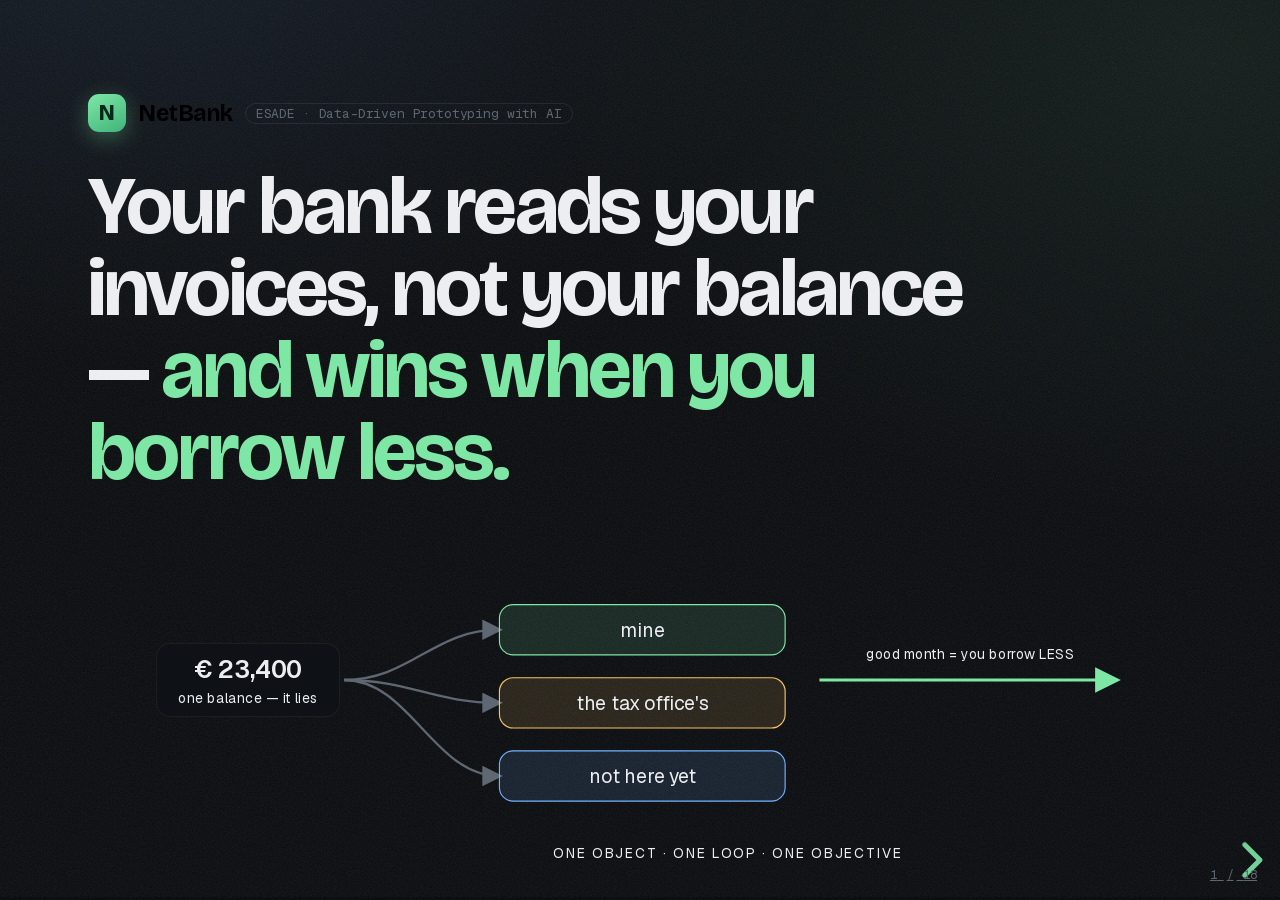
<file: design/slides/index.html>
<!DOCTYPE html>
<html lang="en">
<head>
<meta charset="UTF-8">
<meta name="viewport" content="width=device-width, initial-scale=1.0">
<title>NetBank — Final Deck</title>
<link rel="stylesheet" href="fonts/fonts.css?v=6a331e3d">
<link rel="stylesheet" href="vendor/reveal.css?v=6a331e3d">
<link rel="stylesheet" href="theme.css?v=6a331e3d">
</head>
<body>
<svg class="dgm-defs" aria-hidden="true" focusable="false"><defs>
<marker id="ah-mint" markerWidth="9" markerHeight="9" refX="7.5" refY="4.5" orient="auto"><path d="M0,0 L9,4.5 L0,9 Z" fill="#7FE7A6"/></marker>
<marker id="ah-grey" markerWidth="9" markerHeight="9" refX="7.5" refY="4.5" orient="auto"><path d="M0,0 L9,4.5 L0,9 Z" fill="#5E6772"/></marker>
<marker id="ah-red" markerWidth="9" markerHeight="9" refX="7.5" refY="4.5" orient="auto"><path d="M0,0 L9,4.5 L0,9 Z" fill="#FF8585"/></marker>
<pattern id="hatch-mint" width="7" height="7" patternTransform="rotate(45)" patternUnits="userSpaceOnUse"><line x1="0" y1="0" x2="0" y2="7" stroke="#7FE7A6" stroke-width="2.4"/></pattern>
</defs></svg>
<div class="reveal"><div class="slides">
<section class="cover" data-slide="1">
  <div class="brand"><div class="mark">N</div><b>NetBank</b><span>ESADE · Data-Driven Prototyping with AI</span></div>
  <h1>Your bank reads your invoices, not your balance — <em>and wins when you borrow less.</em></h1>
  <div class="evidence dgm"><svg role="img" aria-label="Your bank reads your invoices, not your balance — and wins when you borrow less." viewBox="0 0 1120 320" preserveAspectRatio="xMidYMid meet" xmlns="http://www.w3.org/2000/svg">
<rect x="60" y="108" width="160" height="64" rx="12" class="d-node--ghost"/><text x="140" y="138" class="d-num" text-anchor="middle" font-size="22">€ 23,400</text><text x="140" y="160" class="d-cap" text-anchor="middle">one balance — it lies</text><path d="M 224 140 C 282 140, 302 96, 360 96" class="d-edge"/><rect x="360" y="74" width="250" height="44" rx="12" class="d-node--mint"/><text x="485" y="102" class="d-label" text-anchor="middle">mine</text><path d="M 224 140 C 282 140, 302 160, 360 160" class="d-edge"/><rect x="360" y="138" width="250" height="44" rx="12" class="d-node--amber"/><text x="485" y="166" class="d-label" text-anchor="middle">the tax office&#x27;s</text><path d="M 224 140 C 282 140, 302 224, 360 224" class="d-edge"/><rect x="360" y="202" width="250" height="44" rx="12" class="d-node--blue"/><text x="485" y="230" class="d-label" text-anchor="middle">not here yet</text><path d="M 640 140 H 900" class="d-edge--loop"/><text x="772" y="122" class="d-cap" text-anchor="middle">good month = you borrow LESS</text><text x="560" y="296" class="d-title" text-anchor="middle">one object   ·   one loop   ·   one objective</text>
</svg>
</div>
  <div class="meta"><span class="pill">business neobank + embedded lender</span><span class="pill">autónomos &amp; agencies · Spain/EU</span></div>
  <aside class="notes">
<div class="n-narration"><b>NARRATION</b>
<p>Set the frame in one breath: we underwrite on the live cash flow under the balance, not the balance; the objective is financial health, not engagement; and the defensible core is the closed loop, not the data. Everything after this slide is evidence for those three claims, and the close admits what we have <em>not</em> proven.</p>
</div>
</aside>
</section>
<section class="stage" data-slide="2">
  <div class="shead"><div class="shead-top"><span class="kicker">RUBRIC 1 + 8 · PROBLEM &amp; WHY NOW</span><div class="spine" aria-hidden="true"><span class="">OBJECT</span><span class="sep">·</span><span class="">LOOP</span><span class="sep">·</span><span class="">OBJECTIVE</span></div></div><h2 class="assertion">The balance lies, and Spanish firms wait ~81 days — just as three clocks strike.</h2></div>
  <div class="evidence dgm"><svg role="img" aria-label="The balance lies, and Spanish firms wait ~81 days — just as three clocks strike." viewBox="0 0 1120 520" preserveAspectRatio="xMidYMid meet" xmlns="http://www.w3.org/2000/svg">
<text x="60" y="70" class="d-sub" text-anchor="start">Spanish firms get paid in</text><text x="60" y="150" class="hero-num-svg d-num" text-anchor="start" font-size="110">~81</text><text x="250" y="150" class="d-label" text-anchor="start" font-size="34">days</text><text x="60" y="200" class="d-cap" text-anchor="start">vs a 60-day legal limit — 34% over (CEPYME 2025)</text><rect x="60" y="250" width="336.0" height="26" rx="6" class="d-node--ghost"/><text x="406.0" y="268" class="d-cap" text-anchor="start">60d legal</text><rect x="60" y="288" width="453.59999999999997" height="26" rx="6" class="d-node--amber"/><text x="523.5999999999999" y="306" class="d-cap" text-anchor="start">~81d actual</text><text x="60" y="370" class="d-sub" text-anchor="start">micro-firms = the MOST EXPOSED segment</text><text x="640" y="60" class="d-title" text-anchor="start">WHY NOW — THREE CLOCKS STRIKE</text><circle cx="666" cy="132" r="26" class="d-node--blue"/><text x="666" y="140" class="d-num" text-anchor="middle" font-size="22">1</text><text x="712" y="124" class="d-label" text-anchor="start">Invoice data goes public</text><text x="712" y="152" class="d-sub" text-anchor="start">new e-invoicing law · Verifactu 2027 · SII</text><circle cx="666" cy="242" r="26" class="d-node--amber"/><text x="666" y="250" class="d-num" text-anchor="middle" font-size="22">2</text><text x="712" y="234" class="d-label" text-anchor="start">Rules for AI lending get written</text><text x="712" y="262" class="d-sub" text-anchor="start">AI-Act §5(b) + GDPR Art. 22 · by 2 Dec 2027</text><circle cx="666" cy="352" r="26" class="d-node--mint"/><text x="666" y="360" class="d-num" text-anchor="middle" font-size="22">3</text><text x="712" y="344" class="d-label" text-anchor="start">Late payment hits a record</text><text x="712" y="372" class="d-sub" text-anchor="start">and rising · micro-firms most exposed (CEPYME 2025)</text><text x="712" y="428" class="d-cap" text-anchor="start">data · rules · pain peak together</text>
</svg>
</div>
  <ul class='labels'><li>the balance lies: mine / the tax office's / not here yet</li><li>~81 days to get paid vs a 60-day law (34% over)</li><li>3 clocks: data goes public · AI-lending rules · late payment at a record</li></ul>
  <aside class="notes">
<div class="n-narration"><b>NARRATION</b>
<p>The wound is old; what's new is timing — three independent clocks make now the moment. One: the invoice/payment data is going live and standardised — SII for larger firms today, Verifactu mandatory for autónomos on 1 July 2027 — so our input is becoming a regulated default, not a scraping project; the honest flip side I say out loud is that this makes the data a commodity, so our moat is the loop and the objective, never the data. Two: the AI-Act and GDPR just drew the compliant-lender shape — credit-scoring is Annex III high-risk, Art. 22 restricts solely-automated adverse decisions, phasing in by 2 December 2027 — so a human-on-the-loop architecture is now the default that wins, and we designed for it. Three: late payment is at a persistent record, ~81 days against the 60-day limit, 34% over, micro-firms the most exposed segment. The data, the rules, and the pain peak together — that is the window.</p>
</div>
<div class="n-defense"><b>DEFENSE</b>
<p><strong>Q: "You wrote '&gt;85 days' elsewhere — and is ~81 the micro figure or the average? Why does every ambiguity round in your favour?"</strong><br>"Locked to the 2025 average payment period: <strong>~80.5 days</strong> for Spanish firms vs the 60-day legal limit — 34% over (CEPYME Observatorio de Morosidad 2025). Micro-firms are the most <em>exposed</em> segment — highest morosity index, most invoices paid &gt;30 days late — even though their year-end headline PMP eased. I don't cherry-pick the mid-2025 micro spike of 85.6 days; the durable wound is the ~21-day gap to the legal limit."</p>
<p><strong>Q: "Why now, and not three years ago or three years from now?"</strong><br>"Three clocks align only now: Verifactu/SII are turning the invoice stream into a regulated default (Verifactu for autónomos 1 July 2027), the AI-Act/GDPR just drew the human-on-the-loop architecture that wins (phasing in 2 Dec 2027), and late payment is at a record ~81 days vs the 60-day limit. Earlier the data was a scrape and the rules unwritten; later the window is crowded. And the honest flip side: the same standardisation makes the data a commodity — so we compete on the loop and the objective, not on seeing invoices."</p>
</div>
</aside>
</section>
<section class="stage" data-slide="3">
  <div class="shead"><div class="shead-top"><span class="kicker">RUBRIC 1 · VALUE PROPOSITION</span><div class="spine" aria-hidden="true"><span class="on">OBJECT</span><span class="sep">·</span><span class="">LOOP</span><span class="sep">·</span><span class="">OBJECTIVE</span></div></div><h2 class="assertion">We split the lying balance into three truths — and learn how each client pays.</h2></div>
  <div class="evidence dgm"><svg role="img" aria-label="We split the lying balance into three truths — and learn how each client pays." viewBox="0 0 1120 520" preserveAspectRatio="xMidYMid meet" xmlns="http://www.w3.org/2000/svg">
<text x="60" y="60" class="d-title" text-anchor="start">ONE BALANCE THAT LIES</text><rect x="60" y="86" width="150" height="64" rx="12" class="d-node--ghost"/><text x="135" y="116" class="d-num" text-anchor="middle" font-size="22">€ 23,400</text><text x="135" y="138" class="d-cap" text-anchor="middle">the single balance</text><path d="M 215 118 C 260 118, 270 110, 320 110" class="d-edge"/><rect x="320" y="86" width="200" height="44" rx="12" class="d-node--mint"/><text x="420" y="114" class="d-label" text-anchor="middle">mine</text><path d="M 215 118 C 260 118, 270 170, 320 170" class="d-edge"/><rect x="320" y="146" width="200" height="44" rx="12" class="d-node--amber"/><text x="420" y="174" class="d-label" text-anchor="middle">the tax office&#x27;s</text><path d="M 215 118 C 260 118, 270 230, 320 230" class="d-edge"/><rect x="320" y="206" width="200" height="44" rx="12" class="d-node--blue"/><text x="420" y="234" class="d-label" text-anchor="middle">not here yet</text><text x="600" y="60" class="d-title" text-anchor="start">WE LEARN HOW EACH CLIENT PAYS</text><rect x="600" y="86" width="460" height="80" rx="12" class="d-node--payer"/><text x="620" y="118" class="d-label" text-anchor="start">Client ACME</text><text x="620" y="144" class="d-sub" text-anchor="start">reliable (illustrative) → safe to advance €9k</text><rect x="600" y="184" width="220" height="64" rx="12" class="d-node--ghost"/><text x="620" y="214" class="d-sub" text-anchor="start">Client B · erratic</text><text x="620" y="236" class="d-cap" text-anchor="start">→ don&#x27;t advance</text><rect x="840" y="184" width="220" height="64" rx="12" class="d-node--mint"/><text x="950" y="212" class="d-label" text-anchor="middle">cash is coming</text><text x="950" y="236" class="d-cap" text-anchor="middle">→ don&#x27;t borrow</text><text x="600" y="300" class="d-sub" text-anchor="start">the honest branch: we win when you borrow less</text><line x1="60" y1="360" x2="1060" y2="360" class="d-grid"/><text x="60" y="392" class="d-cap" text-anchor="start">the model sizes &amp; warns — a human signs every loan</text>
</svg>
</div>
  <ul class='labels'><li>balance → mine / the tax office's / not here yet</li><li>we learn how each client pays (ACME reliable · Client B erratic — illustrative)</li><li>the honest branch: cash is coming → don't borrow</li></ul>
  <aside class="notes">
<div class="n-narration"><b>NARRATION</b>
<p>This is the value-proposition slide, and it has to do two jobs: state the promise and survive the factoring attack. The promise is concrete — we swap one lying balance for the cash-flow truth a &lt;10-person owner actually decides on: runway, burn, where the money goes, and a <em>secondary</em> "safe to borrow €X" (never the hero, consistent with the inverted flywheel). The engine underneath is the <strong>per-client late-payment model</strong> (docs/05): we forecast the next cash low-point from each <em>payer's</em> realized behaviour, not a generic average, and bridge a late invoice against a <strong>named, SII-confirmed receivable</strong> — which is why the loss comparison is honest: 1–3% factoring vs 5.4% consumer NPL (EBA), loss-rate to loss-rate, conditioned on that named receivable. I state the perimeter out loud: the non-credit model <strong>sizes and warns — it never auto-grants</strong>; the grant is human-on-the-loop (Annex III §5(b) + Art. 22, adverse-only reading pending counsel). The "don't borrow" branch is the tell we're not a lender hunting volume. And I tier the moat honestly (Slide 16): invoice data is commodity under Verifactu/SII; what we defend today is Tier 0 (the Payer-object + payer-grouped CV + the regulatory architecture); the <strong>closed loop</strong> is Tier 1, a <em>compounding mechanism, not yet a present moat</em>; the <strong>softer</strong> health objective an interchange P&amp;L <strong>won't</strong> copy is Tier 2 (won't, not can't). WTP, said out loud: this proves the signal, not who pays.</p>
</div>
<div class="n-defense"><b>DEFENSE</b>
<p><strong>Q: "Isn't this just invoice factoring with a nicer dashboard?"</strong><br>"No, on three counts. First, factoring is a one-off priced off a blunt generic assessment; ours is a <strong>closed loop</strong> — every realized payment date retrains a <em>per-client</em> reliability model, so the price of <em>this</em> bridge reflects that specific named payer and the next one is sharper. The model only <strong>sizes and warns</strong> — the grant stays human-on-the-loop under Annex III §5(b) and Art. 22. Second, a factor never says 'don't borrow' — our objective is your financial health, so the forecast has an honest <em>don't-borrow</em> branch. Third, the dashboard isn't decoration: the same per-client model is what lets us lend against a named, SII-confirmed receivable and sit in the 1–3% factoring band rather than the 5.4% consumer-NPL band — loss-rate to loss-rate. The data is commodity; in honest tiers (Slide 16) the loop is Tier 1 — a compounding mechanism, not yet a present moat — and the objective is the softer Tier 2; what we defend today is Tier 0, the Payer-object and the leakage-clean method."</p>
</div>
</aside>
</section>
<section class="stage" data-slide="4">
  <div class="shead"><div class="shead-top"><span class="kicker">RUBRIC 8 · NETFLIX LOGIC</span><div class="spine" aria-hidden="true"><span class="on">OBJECT</span><span class="sep">·</span><span class="">LOOP</span><span class="sep">·</span><span class="">OBJECTIVE</span></div></div><h2 class="assertion">Like Netflix, we recommend your next financial decision — not a loan to apply for.</h2></div>
  <div class="evidence dgm"><svg role="img" aria-label="Like Netflix, we recommend your next financial decision — not a loan to apply for." viewBox="0 0 1120 520" preserveAspectRatio="xMidYMid meet" xmlns="http://www.w3.org/2000/svg">
<rect x="60" y="40" width="230" height="440" rx="28" class="d-node"/><rect x="76" y="62" width="198" height="40" rx="8" class="d-node--ghost"/><text x="88" y="87" class="d-sub" text-anchor="start">Command Center</text><rect x="76" y="114" width="198" height="70" rx="8" class="d-node--mint"/><text x="88" y="144" class="d-cap" text-anchor="start">safe runway</text><text x="88" y="170" class="d-num" text-anchor="start" font-size="20">€ 12,400</text><rect x="76" y="200" width="198" height="44" rx="8" class="d-node--blue"/><text x="88" y="228" class="d-sub" text-anchor="start">bridge €9k · ACME</text><rect x="76" y="256" width="198" height="44" rx="8" class="d-node"/><text x="88" y="284" class="d-sub" text-anchor="start">sweep to tax pot</text><rect x="76" y="312" width="198" height="44" rx="8" class="d-node--amber"/><text x="88" y="340" class="d-sub" text-anchor="start">re-date a payment</text><rect x="76" y="368" width="198" height="44" rx="8" class="d-node"/><text x="88" y="396" class="d-sub" text-anchor="start">don&#x27;t borrow ✓</text><text x="175.0" y="508" class="d-cap" text-anchor="middle">8 live screens — open them now</text><text x="490" y="110" class="d-title" text-anchor="middle">NETFLIX</text><text x="905" y="110" class="d-title" text-anchor="middle">NETBANK</text><rect x="360" y="150" width="260" height="64" rx="12" class="d-node--ghost"/><text x="490" y="188" class="d-sub" text-anchor="middle">movies</text><rect x="730" y="150" width="350" height="64" rx="12" class="d-node"/><text x="905" y="188" class="d-sub" text-anchor="middle">financial ACTIONS, not products</text><path d="M 620 182 H 730" class="d-edge"/><rect x="360" y="270" width="260" height="64" rx="12" class="d-node--ghost"/><text x="490" y="308" class="d-sub" text-anchor="middle">keep watching ↺</text><rect x="730" y="270" width="350" height="64" rx="12" class="d-node--mint"/><text x="905" y="308" class="d-label" text-anchor="middle">the loop: each payment → a sharper next call</text><path d="M 620 302 H 730" class="d-edge--loop"/><text x="905" y="404" class="d-cap" text-anchor="middle">recommendation, not application — the win-arrow points OUT</text>
</svg>
</div>
  <ul class='labels'><li>recommendation, not application</li><li>8 live screens — open them now</li><li>and sometimes the call is: don't borrow</li></ul>
  <aside class="notes">
<div class="n-narration"><b>NARRATION</b>
<p>This is the namesake slide — it's the professor's own Slide-20 table, mapped row-for-row onto a real mechanic, not decoration. Netflix's core move is <em>recommendation instead of browsing a catalog</em>; ours is <em>recommendation instead of filling in a loan application</em> — that one swap is our entire UX thesis: decisions, not screens (docs/02). Row by row: <strong>Movies → financial ACTIONS</strong> — we don't shelve products, we surface the concrete move that fits this week's cash: bridge a specific named, SII-confirmed invoice, sweep to the tax pot, re-date a payment, or do nothing. <strong>Recommendations → next-best DECISION</strong>, and here's the first divergence — our list includes the honest <em>don't-borrow</em> verdict. <strong>Viewer profile → per-customer AND per-Payer reliability profile</strong>: Netflix ranks on what you watch, we rank on how your clients pay, learning each payer's realized lateness — and a salary-bank literally has no object for that (docs/05 Q5). <strong>AI ranking → calibrated risk/affordability</strong>, but unlike Netflix's ranker, where money meets a person the non-credit core only <em>sizes and warns</em> — it never auto-grants; the grant is human-on-the-loop under Annex III §5(b) and GDPR Art. 22. And the row the deck rests on: <strong>continuous learning → the closed loop</strong> — every realized payment date retrains the model that prices the next bridge; that's our durable moat <em>mechanism</em> (Tier 1), which I tier honestly on Slide 16 — it compounds, but on presentation day it isn't a present moat yet. The differentiator I want the room to leave with: unlike Netflix, we sometimes recommend <em>less</em>, because our objective is financial health, not screen-time — the win-arrow points out of the app, not in. One caveat I say out loud so the grader doesn't have to: the invoice data is commodity under Verifactu/SII, so "only we see invoices" is false — the moat is the loop (durable) plus the health objective (softer), not the data.</p>
<p>This slide is built to <em>invite</em> the leakage attack, not dodge it. Two artifacts: a clickable app — eight live dark mockups you can open now — and an Orange model of the per-invoice late-payment engine the closed loop retrains. I name the moat carefully: the model is the <em>engine</em>; the <strong>closed loop + the objective</strong> are the moat; the data is <strong>not</strong> — Verifactu/SII make it commodity. The headline isn't a high AUC, it's the <strong>gap</strong>: rows are clustered by payer, Orange has no GroupKFold, so a naive split lets a Tree memorize "Studio Vermell pays at ~12 days" and inflates the score; we hand-built a payer-grouped holdout, held whole payers out, and report <strong>both</strong> numbers — the illustrative 0.91 → 0.78 drop <em>is</em> the leakage removed. Calibration is the centerpiece because a calibrated probability prices a bridge; we judge on AUC + a cost-sensitive confusion matrix, never accuracy. The dataset is synthetic with a hidden lateness parameter never exposed. Caveat out loud: this proves the method and signal structure, not who pays — WTP is the #1 open question; real-data validation is next. And I tier the loop honestly: this is the <em>engine</em> the closed loop will retrain, but on presentation day it has run on ~0 real payment dates — a compounding mechanism, <strong>not yet a present moat</strong> (I tier that on the competition slide).</p>
</div>
<div class="n-defense"><b>DEFENSE</b>
<p><strong>Q: "Isn't the Netflix analogy just a gimmick to fit the assignment title?"</strong><br>"No — two rows are literally our architecture, so the analogy is load-bearing. First, 'recommendation, not application' is the whole UX thesis: Netflix recommends the next thing instead of making you browse a catalog; we recommend the next financial <em>decision</em> instead of making you fill in a loan form — that's docs/02's decisions-not-screens, not a metaphor. Second, 'continuous learning' is precisely our closed-loop moat: every realized payment date retrains the per-Payer reliability model that prices the next bridge (docs/05). Where the analogy <em>breaks</em> is the most important point in the deck: Netflix optimizes for more watching, we optimize for financial health — so our ranker carries an honest 'don't-borrow' verdict and the win is you opening the app <em>less</em>. And unlike Netflix the ranking only sizes and warns; the grant is human-on-the-loop (Annex III §5(b) + Art. 22). A gimmick wouldn't carry the UX thesis, the moat, and the regulatory perimeter on its back."</p>
<p><strong>Q: "If it's Netflix, why would your recommender ever tell me to do nothing? That's the opposite of recommending more."</strong><br>"Because the objective function is different — and that <em>is</em> the moat's softer tier. Netflix is rewarded by engagement, so it never says 'stop watching.' We're rewarded by financial health on an inverted flywheel (docs/02, docs/05): a good month means you borrow less and open the app less. So when the per-Payer model says the cash is genuinely coming, the next-best decision is 'don't borrow' — the tell that we're not a lender hunting volume. An interchange-or-engagement incumbent won't copy that — not because they can't ship a runway widget, but because a borrow-less P&amp;L is margin-dilutive: won't, not can't. And I keep that tier honest — it's the <em>softer</em> moat; a well-capitalised entrant could run health as a loss-leader. The <em>durable</em> moat is the closed loop, not the objective and not the data."</p>
<p><strong>Q: "Your model's AUC is inflated by leakage — how do we know any of this is real?"</strong><br>"Because we measured the leakage and put it on the slide. Rows are clustered by payer and Orange has no GroupKFold, so a naive split memorizes payer identity — the illustrative 0.91. We hand-built a payer-grouped holdout, held whole payers out, re-screened: ~0.78, and that gap <strong>is</strong> the leakage, reported. To be precise: this runs on <strong>synthetic</strong> receivables, so it proves the <em>method and signal structure</em> — a per-client lateness distribution is learnable and a payer-grouped split is mandatory — not a real-book AUC; real-data validation is next. The model only <strong>sizes and warns</strong> — the grant is human-on-the-loop — and the moat is the closed loop, not the data. What it does <em>not</em> prove is who pays: that's our #1 open question."</p>
</div>
</aside>
</section>
<section class="stage" data-slide="5">
  <div class="shead"><div class="shead-top"><span class="kicker">RUBRIC 4 · STRUCTURE</span><div class="spine" aria-hidden="true"><span class="on">OBJECT</span><span class="sep">·</span><span class="">LOOP</span><span class="sep">·</span><span class="">OBJECTIVE</span></div></div><h2 class="assertion">We keep fraud, credit and law in separate boxes — the Payer is the join.</h2></div>
  <div class="evidence dgm"><svg role="img" aria-label="We keep fraud, credit and law in separate boxes — the Payer is the join." viewBox="0 0 960 520" preserveAspectRatio="xMidYMid meet" xmlns="http://www.w3.org/2000/svg">
<rect x="40" y="60" width="880" height="120" rx="12" class="d-band"/><text x="56" y="86" class="d-title" text-anchor="start">WHAT WE STORE</text><rect x="40" y="220" width="880" height="120" rx="12" class="d-band"/><text x="56" y="246" class="d-title" text-anchor="start">THE BRAINS</text><rect x="40" y="360" width="880" height="120" rx="12" class="d-band"/><text x="56" y="386" class="d-title" text-anchor="start">WHAT IT DOES</text><rect x="70" y="96" width="112" height="56" rx="12" class="d-node"/><text x="126.0" y="130.0" class="d-sub" text-anchor="middle">Customer</text><rect x="192" y="96" width="112" height="56" rx="12" class="d-node"/><text x="248.0" y="130.0" class="d-sub" text-anchor="middle">Account</text><rect x="314" y="96" width="112" height="56" rx="12" class="d-node"/><text x="370.0" y="130.0" class="d-sub" text-anchor="middle">Invoice</text><rect x="436" y="96" width="112" height="56" rx="12" class="d-node--payer"/><text x="492.0" y="130.0" class="d-sub" text-anchor="middle">Payer</text><rect x="558" y="96" width="112" height="56" rx="12" class="d-node"/><text x="614.0" y="130.0" class="d-sub" text-anchor="middle">Goal</text><rect x="680" y="96" width="112" height="56" rx="12" class="d-node"/><text x="736.0" y="130.0" class="d-sub" text-anchor="middle">Loan</text><rect x="802" y="96" width="112" height="56" rx="12" class="d-node"/><text x="858.0" y="130.0" class="d-sub" text-anchor="middle">Decision</text><text x="492" y="174" class="d-cap" text-anchor="middle">the join</text><rect x="70" y="256" width="136" height="52" rx="12" class="d-node--blue"/><text x="138.0" y="288.0" class="d-sub" text-anchor="middle">predict late-pay</text><rect x="220" y="256" width="136" height="52" rx="12" class="d-node--blue"/><text x="288.0" y="288.0" class="d-sub" text-anchor="middle">forecast cash</text><rect x="370" y="256" width="136" height="52" rx="12" class="d-node--blue"/><text x="438.0" y="288.0" class="d-sub" text-anchor="middle">safe-to-borrow</text><rect x="540" y="256" width="360" height="52" rx="12" class="d-node--red"/><text x="720.0" y="288.0" class="d-sub" text-anchor="middle">a human signs every loan — by law</text><rect x="70" y="396" width="830" height="52" rx="12" class="d-node"/><text x="485.0" y="428.0" class="d-sub" text-anchor="middle">9 agents: intake → reliability → grant → servicing → repay</text><line x1="465" y1="50" x2="465" y2="446" class="d-divider"/><text x="474" y="64" class="d-cap" text-anchor="start">a boundary</text><text x="120" y="500" class="d-cap" text-anchor="start">separate boxes = the model can&#x27;t cheat, and we stay legal</text>
</svg>
</div>
  <ul class='labels'><li>separate boxes: the model can't cheat, and we stay legal</li><li>the Payer is the join — we price each client on how they pay</li></ul>
  <aside class="notes">
<div class="n-narration"><b>NARRATION</b>
<p>This is the Structure slide, written to kill <em>"an ontology is just a schema with a fancy name."</em> Here the object boundaries do regulatory and statistical work a flat table cannot. Palantir-style we keep three layers — Objects, the Logic on them (the models + the autonomy-ladder + the Annex III/Art. 22 rules), and the Actions (the nine agents) — and the boundaries between objects are simultaneously the <strong>leakage planes</strong> and the <strong>legal regimes</strong>: fraud is quarantined on a different object from credit (fair-lending), the network signal is <code>_asof</code>-separated on the Payer object (leakage), and the grant is human-gated on the Decision object. The most load-bearing object is the <strong>Payer</strong>: resolving one canonical Payer per NIF/CIF+IBAN is <em>also</em> our grouping key, which stops the model memorizing "Studio Vermell pays at twelve days" and collapsing on cold-start clients — and <em>would</em>, across customers, turn invoice history into a cross-base positive-and-negative bureau where Spain's RAI/ASNEF are negative-only. But I'm precise about tense: the deterministic AR-NIF join is real today and gives only a single-customer model; the fuzzy PSD2 resolution that widens it across customers is unproven — tagged to-validate, behind two gates — so the cross-customer bureau is roadmap-only, not present differentiation. The bureau data is commodity under Verifactu/SII; the moat is the system stated in three honest tiers (Slide 16), not the data and not the bureau.</p>
</div>
<div class="n-defense"><b>DEFENSE</b>
<p><strong>Q: "An ontology is just a database schema with a fancy name — why does it matter here?"</strong><br>"Because the object boundaries do work a flat table can't. Three are load-bearing: the boundary around fraud signals keeps them out of the credit model (fair-lending); the <code>_asof_issuance</code> rule on the Payer object keeps tomorrow's payments out of today's features (leakage — our naive-vs-grouped AUC gap is the proof we removed it); and the boundary on the Decision object is where the human-on-the-loop grant lives (Annex III §5(b) + Art. 22 — the core only <em>sizes and warns</em>). A flat schema dissolves those three. And one object — the Payer, resolved to a canonical NIF/CIF+IBAN — turns one customer's history into a network and is <em>also</em> the key we group the holdout by. The ontology is where leakage discipline and legal regimes are enforced — and the moat is the closed loop running on it, not the data."</p>
</div>
</aside>
</section>
<section class="stage" data-slide="6">
  <div class="shead"><div class="shead-top"><span class="kicker">RUBRIC 5 · ROLE OF AI</span><div class="spine" aria-hidden="true"><span class="">OBJECT</span><span class="sep">·</span><span class="on">LOOP</span><span class="sep">·</span><span class="">OBJECTIVE</span></div></div><h2 class="assertion">Today's rigid loan pipeline becomes a learning loop — and a human grants every loan.</h2></div>
  <div class="evidence dgm"><svg role="img" aria-label="Today&#x27;s rigid loan pipeline becomes a learning loop — and a human grants every loan." viewBox="0 0 1120 520" preserveAspectRatio="xMidYMid meet" xmlns="http://www.w3.org/2000/svg">
<text x="60" y="50" class="d-title" text-anchor="start">TODAY — rigid, one-shot</text><rect x="70" y="74" width="170" height="56" rx="12" class="d-node--ghost"/><text x="155.0" y="108.0" class="d-sub" text-anchor="middle">Application</text><path d="M 240 102 H 270" class="d-edge"/><rect x="270" y="74" width="170" height="56" rx="12" class="d-node--ghost"/><text x="355.0" y="108.0" class="d-sub" text-anchor="middle">Eligibility</text><path d="M 440 102 H 470" class="d-edge"/><rect x="470" y="74" width="170" height="56" rx="12" class="d-node--ghost"/><text x="555.0" y="108.0" class="d-sub" text-anchor="middle">Risk</text><path d="M 640 102 H 670" class="d-edge"/><rect x="670" y="74" width="170" height="56" rx="12" class="d-node--ghost"/><text x="755.0" y="108.0" class="d-sub" text-anchor="middle">Decision</text><path d="M 840 102 H 870" class="d-edge"/><rect x="870" y="74" width="170" height="56" rx="12" class="d-node--ghost"/><text x="955.0" y="108.0" class="d-sub" text-anchor="middle">Outcome</text><text x="70" y="168" class="d-cap" text-anchor="start">no path back · the bank throws away every realized outcome</text><text x="60" y="240" class="d-title" text-anchor="start">NETBANK — a learning loop</text><rect x="70" y="280" width="170" height="56" rx="12" class="d-node"/><text x="155.0" y="314.0" class="d-sub" text-anchor="middle">Application</text><path d="M 240 308 H 270" class="d-edge"/><rect x="270" y="280" width="170" height="56" rx="12" class="d-node"/><text x="355.0" y="314.0" class="d-sub" text-anchor="middle">Eligibility</text><path d="M 440 308 H 470" class="d-edge"/><rect x="470" y="280" width="170" height="56" rx="12" class="d-node"/><text x="555.0" y="314.0" class="d-sub" text-anchor="middle">Risk</text><path d="M 640 308 H 670" class="d-edge"/><rect x="670" y="280" width="170" height="56" rx="12" class="d-node--red"/><text x="755.0" y="314.0" class="d-sub" text-anchor="middle">Decision</text><path d="M 840 308 H 870" class="d-edge"/><rect x="870" y="280" width="170" height="56" rx="12" class="d-node"/><text x="955.0" y="314.0" class="d-sub" text-anchor="middle">Outcome</text><path d="M 746.0 256.0 v -7.0 a 9.0 9.0 0 0 1 18.0 0 v 7.0" class="d-padlock" fill="none"/><rect x="740.0" y="256.0" width="30.0" height="24.0" rx="5" class="d-padlock"/><text x="755.0" y="292.0" class="d-cap" text-anchor="middle">a human signs every loan — by law (EU)</text><path d="M 955.0 336 C 955.0 430, 555.0 430, 555.0 336" class="d-edge--loop"/><text x="755.0" y="448" class="d-cap" text-anchor="middle">every payment teaches the model</text><text x="70" y="500" class="d-cap" text-anchor="start">a separate human runs the AML / identity check — AI sizes &amp; warns, never grants</text>
</svg>
</div>
  <ul class='labels'><li>AI sizes &amp; warns — a human signs every loan (EU law)</li><li>the loop: each realized payment retrains the model that prices the next bridge</li><li>a separate human runs the AML / identity check</li></ul>
  <aside class="notes">
<div class="n-narration"><b>NARRATION</b>
<p>This is the BEFORE slide; its only job is to set up the contrast the next slide pays off, so it carries no new numbers — it is pure architecture. I reproduce the instructor's own foil exactly — the five rigid steps from his Slide 27: Application as a long static form, Eligibility as hard binary rules, Risk Scoring as a one-shot unexplained score, Decision as an opaque approve-or-reject, Outcome as a contract or a silent drop-off. I want the grader to recognise his own slide, because reproducing it faithfully earns the right to critique it. Then I walk the right-hand column step by step so the fix is legible per-step, not a vague "we use AI": the static form becomes adaptive questioning that asks only what the connected cash flow and Verifactu/SII invoices don't already answer; the binary gate becomes a continuous safe-to-borrow ceiling that sizes and warns — which is also exactly why the non-credit core sits outside Annex III; the black-box score becomes a calibrated probability with top-3 drivers and a confidence band, priced off that named Payer's reliability and rendered as the Art. 22 "why only €X" string; the flat "no" becomes "not yet, or a different path" with a next-best decision including the honest don't-borrow branch; and the one-shot outcome becomes the closed loop, where Servicing pre-empts a souring receivable as care and every realized payment date retrains the next price. Two things I say out loud so I'm not over-claiming. First, the moat is the system in three honest tiers (Slide 16) and the data is not part of it: invoice data is commodity under Verifactu/SII, so "only we see invoices" is false — Tier 0 (demonstrated today) is the Payer-object plus the payer-grouped CV plus the regulatory architecture, Tier 1 is the closed loop (a compounding mechanism, not yet a present moat), and Tier 2 is the softer financial-health objective an interchange P&amp;L won't, not can't, copy. Second, on the human: the rigid pipeline has no human-on-the-loop, ours adds exactly one and only where Annex III §5(b) and Art. 22 require it — on the grant. We relocate the human touch to where an irreversible, regulated decision turns; we don't pile on bureaucracy. The customer this mis-reads is our locked segment — the late-paid autónomo, solvent over the year but scored on a single balance that blends their money, the tax office's, and not-here-yet (docs/01). This hands off to the Role-of-AI slide for the full nine-agent build with earned-and-capped autonomy.</p>
<p>This is the Agent slide, and it does two jobs: it proves the five canonical roles the professor templates are all present, and it fills the business-value column he deliberately leaves blank — because "we use agents" scores nothing, while "this agent earns its place in the P&amp;L or in the law" does. I map his roster straight onto our docs/08 build. Predictive AI is the engine behind our durable moat — the #3 Reliability/Signals plus #4 Safe-to-Borrow agents: a calibrated per-client and per-Payer probability and a safe-to-borrow ceiling that price each bridge into the one-to-three-percent factoring loss band against the 5.4% unsecured-consumer NPL — that's EBA, June 2025, loss-rate to loss-rate, conditioned on a named SII-confirmed receivable. Crucially it sizes and warns; it never grants, which is exactly why it sits outside Annex III — and I'll say in the same breath the grant downstream is high-risk by design, so this is not "we dodge Annex III." Orchestration is the run-lean story: routing across all nine agents instead of a rigid workflow is what lets us scale without hiring and target a cost-to-income below CaixaBank's audited 38.5% from FY24 — and I flag that 38.5% is the incumbent baseline, not our realized ratio, which comes from the pilot. Escalation is compliance as the design: the grant is human-on-the-loop under Annex III §5(b) and Art. 22, and the line I want the grader to hear is humans touch only the credit grant — a person on every decline, reduced offer, or restructure, while the happy path inside pre-computed safe capacity auto-approves. Now the two I'm honest about: Conversational and Sentiment/Friction are not in our original nine — they are the CX-side agents we add, in front of the underwriting roster, and they answer our own "reduce financial anxiety" HMW: fewer forms means higher activation, detected friction means an earlier, calmer escalation. Finally I get ahead of "why nine if he asked for five." The extra four are depth, not padding, and I state them accurately: agent #2 is Identity-and-Fraud, a SECOND human gate under a DIFFERENT legal regime — the AML duty under Ley 10/2010 and the EU AMLD, not a credit decision — which the professor's single "Escalation" role collapses into one; #8 Servicing is where collections disappears, the same underwriting signals re-aimed at the outstanding receivable; and #9 Repayment closes the loop by retraining Predictive AI on every realized payment. One precision I'll volunteer so no one catches it: "contagion" is a signal — docs/06 number 2, the A3 radar — consumed by #3 and #8; it is not a standalone agent, and our docs/08 roster is exactly nine. And the moat I'm not overclaiming: the closed loop is the durable tier, the health objective is the softer one, and the invoice data itself is commodity under Verifactu and SII — the loop is the moat, not the data.</p>
<p>This is the prof's templated Conversational agent — his Slide 31 — made NetBank-specific and kept honest, and it closes the Conversational half of gap G2. The role is narrow and clear: it's the only agent in the roster that talks, the surface in front of Intake and Offer, and its job is to gather context, not just data — that's the line worth saying twice, because the difference between us and a chatbot bolted onto a form is that we capture why a payment is late and which decision the owner is making, and that intent is what feeds the per-Payer ontology in Slide 4. I anchor the segment on purpose: the owner here is a VAT-registered micro-firm with late-paid invoice income, not a capital-burning startup, so there genuinely is an invoice to scan and a payer to ask about. Three capabilities the prof asks for, made concrete: natural-language plus the OCR invoice scan, so a photo and one sentence replace a form; adaptive questioning, so onboarding is one question at a time, branching, asking only what it still needs — the form disappears, which is principle two from our mobile-experience doc; and it explains what's happening — when the model sizes safe-to-borrow it renders the plain-language why-only-€X string, which is the explanation Offer&amp;Pricing produces from interpretable LogReg drivers in docs/08, and that turns a compliance obligation into a trust feature. What changes versus traditional: questions sequenced, fewer forms, more trust. On business value I'm deliberately careful — fewer forms should raise completion and activation, but that's the hypothesis the prof leaves us to fill, not a measured number, so I tag it to-validate rather than assert it. And I keep two honesty rails up: the grant stays human-on-the-loop under Annex III §5(b) and the adverse-only Art. 22 reading, which is our reading pending counsel; and the context this agent captures enriches the ontology but is NOT the moat — the durable moat is the closed loop, the realized payment date retraining the per-Payer model, and "only we see invoices" is false in Spain because Verifactu and SII make invoice data commodity. Success is fewer questions and fewer needless loans, not more chat. This slide adds no new numbers — the euro and day figures in the mockup are illustrative.</p>
<p>This is the slide that makes our calm-bank claim operational, and it is written to survive two attacks at once. First, what it <em>is</em>: a cross-cutting agent that reads how the session is going — mostly when someone is mid-bridge-request and already stressed — and changes the journey's tempo. Role/signals/actions, in the instructor's frame: its <strong>role</strong> is to catch rising friction and abandonment risk; its <strong>signals</strong> are response time, retries, corrections, drop-off, time-on-explainer; its <strong>actions</strong> are to slow the flow, simplify the language, or pull a human in earlier. The one line I want you to remember is the critical one: <strong>this agent does not decide loans — it decides <em>how</em> to proceed.</strong> It sits one layer above the nine-agent credit journey in docs/08 and only ever changes pace and routing; it can never grant, price, decline, or move money — that grant stays human-on-the-loop under Annex III §5(b) and Art. 22. The governance shape is deliberately asymmetric: it can escalate a human <em>in</em> earlier, but never keep one <em>out</em>, so it can only ever make the perimeter <em>more</em> cautious. Second attack, which I pre-empt: I am <strong>not</strong> claiming emotion detection. These are <strong>behavioural friction signals</strong> — observable taps and latencies — and I tag both the thresholds <em>and the direction</em> <code>[to validate]</code>; "friction precedes abandonment" is my working assumption, not a sourced number, and I won't dress it up as one. Where it sits in our moat story, stated honestly: this agent is the <strong>softer</strong> tier — a health-first behaviour an engagement-funded incumbent <strong>won't</strong> copy because it fights their P&amp;L — not the durable closed-loop moat, and its session telemetry is not the invoice data (which Verifactu/SII make commodity anyway). It is where the "reduce financial anxiety" HMW becomes a concrete mechanism whose win condition is a calmer, cleaner, <em>shorter</em> session. It is the calm objective, made into an agent — and the easiest one to over-claim, so I bound it out loud.</p>
</div>
<div class="n-defense"><b>DEFENSE</b>
<p><strong>Q: "Isn't your 'after' just the same five steps with nicer words bolted on — where is the actual change, not the relabelling?"</strong><br>"Three concrete changes, not cosmetics. First, step 2 stops being a gate: it computes a continuous safe-to-borrow ceiling that sizes and warns, which is what lets the non-credit core sit outside Annex III at all. Second, step 5 stops being a single shot — there is a literal return arrow on the diagram where the rigid pipeline has none: the realized payment date feeds back and retrains the per-client / per-Payer model that prices the next bridge. That loop is the DURABLE moat; I'd add the SOFTER tier is the health objective an incumbent won't copy, and I'm explicit the invoice data itself is no moat — Verifactu/SII make it commodity. Third, step 4's 'reject' becomes a next-best decision including an honest 'don't-borrow' — a rigid pipeline has no path B because it has no objective beyond approve/reject; ours optimizes financial health. The full agent-by-agent build, with earned-and-capped autonomy, is the next slide (docs/08)."</p>
<p><strong>Q: "You say you 'relocate' the human rather than add one — but the rigid pipeline is fully automated and fast; aren't you slowing lending down by inserting a human?"</strong><br>"Only on the minority of cases the law actually reaches. The non-credit core — the sizing and warning across steps 1–3 — runs autonomously, and the happy path inside pre-computed safe capacity auto-approves, which on our reading Art. 22 doesn't treat as a solely-automated adverse decision (pending counsel, docs/01 OQ5; docs/08). The human reviews only adverse outcomes: declines, reduced offers, restructures (Annex III §5(b) + Art. 22). So we're not slower across the board — we're automated where it's reversible and human exactly where it's irreversible and regulated. The fully-automated pipeline that skips that human — a WeBank-style '310 model' — is the digital-native ceiling we cite as direction-of-travel, explicitly not our peer (docs/01)."</p>
<p><strong>Q: "Strip the word 'agent' — isn't this just a loan pipeline with a human in the middle?"</strong><br>"The agency isn't autonomous <em>granting</em> — it's autonomous <em>sensing and routing</em>. Three things a pipeline can't do: it <strong>re-aims</strong> the same underwriting signals at the live receivable; it <strong>earns and demotes</strong> trust on the reversible own-money actions; and every irreversible/adverse turn it <strong>escalates by design</strong> — the re-date is a borrower-confirmed Recommend, not an unattended Act, and a restructure goes back to the human grant. 'Collections disappears' is bounded: defaults persist; only the dunning chase does."</p>
<p><strong>Q: "Your slide and your docs/13 alignment note both say one of your extra agents is '#2 contagion.' But your own docs/08 architecture says agent #2 is Identity &amp; Fraud. Which is it — and did you just invent an agent to pad the count?"</strong><br>"You caught a labelling slip in our alignment note, and the architecture doc is the source of truth: agent #2 is Identity &amp; Fraud — the AML gate. Contagion isn't an agent at all; it's a SIGNAL — docs/06 number 2, the A3 network radar — that the Reliability agent (#3) and the Servicing agent (#8) consume. So the corrected 'depth beyond the five' is honest and actually stronger: #2 Identity-and-Fraud is a SECOND human gate under a DIFFERENT legal regime — the AML duty under Ley 10/2010 and the EU AMLD — which the professor's single 'Escalation' role collapses into one. That separation is load-bearing in our design: the fraud lane is quarantined from credit for fair-lending reasons, so device, IP and behavioural signals can never enter the credit model. Nine agents, two human gates, contagion is a signal. No padding."</p>
<p><strong>Q: "You write 'humans touch ONLY the credit grant,' but you also claim TWO human gates. That's a contradiction — pick one."</strong><br>"It's not a contradiction once you name the legal regimes, which is the whole point of separating them. There are two humans, but they're different people doing different work under different law. The AML officer at gate #2 performs an onboarding compliance duty under Ley 10/2010 and the EU AMLD — that's not a credit decision, it's a sanctions/identity screen everyone has to run. The credit reviewer at gate #5 makes the regulated CREDIT call under Annex III §5(b) and GDPR Art. 22. So 'humans touch only the credit grant' is precise about the credit lane: no human re-decides anything between sizing and the grant, and inside pre-computed safe capacity the happy path auto-approves with no human at all. Conflating the AML officer and the credit reviewer is the mistake; keeping them apart is the design — a separation of agents carrying a separation of legal regimes."</p>
<p><strong>Q: "Your Predictive AI agent and your Escalation agent — doesn't one make the other redundant? If the model is good enough to price the loan, why pay a human to re-decide it?"</strong><br>"They do different jobs by design, and that split IS the compliance architecture. Predictive AI sizes and warns — a calibrated probability and a safe-to-borrow ceiling — which is legible work, and it sits outside Annex III precisely because it never grants. The human does the legitimacy work: under Annex III §5(b) and Art. 22, a solely-automated ADVERSE credit decision on a natural person is restricted, so a person reviews every decline, reduced offer and restructure. The human isn't re-running the model — they get the top-three drivers, the confidence band and a suggested limit, and they own the irreversible call, with automation-bias guards on, including an alert if a reviewer's override rate collapses toward zero. The happy path inside pre-computed safe capacity auto-approves, so the human isn't a volume bottleneck. That's how the AI economics and the EU law coexist — and why confining humans to the grant is also what holds our cost-to-income below CaixaBank's 38.5% baseline."</p>
<p><strong>Q: "Isn't a 'conversational agent' just a chatbot wrapper on the same form — where's the agency, and why does talking make underwriting any better?"</strong><br>"Two answers. First, it gathers context a form can't: a form gets you fields, the agent gets you why an invoice is late and which account a bridge should land in — and that intent enriches the per-Payer ontology, so it makes the underwriting signal richer; it isn't decoration. But I'll be precise on the moat — the context capture is not the durable moat, the closed loop is (every realized payment date retrains the per-Payer model), and the softer moat is the health objective an interchange incumbent won't copy; the invoice data itself is commodity under Verifactu/SII. Second, the agency is bounded and honest: it sequences questions adaptively and explains the size in plain language, but it only sizes and warns — it never grants. Any adverse or irreversible turn it hands to the human gate. So it's a legible, calm front door that captures context and makes the rest of the loop explainable — and the win is fewer forms and fewer needless loans, not more conversation."</p>
<p><strong>Q: "OCR mis-reads invoices and chat models hallucinate — what happens when it gets the amount, the due date, or the payer wrong?"</strong><br>"By design the agent never silently commits a number. OCR output is a suggestion the owner confirms or corrects in one sentence — predict-mode, with the confidence shown — and nothing structured enters the ontology until that confirmation. It captures context for the model; it does not decide. And the one place an error would actually matter — the credit grant and its price — is human-on-the-loop regardless (Annex III §5(b) + the adverse-only Art. 22 reading, pending counsel), with the explanation string traceable to interpretable LogReg drivers, not free-form generation. So a mis-read costs a correction tap, not a wrong loan."</p>
<p><strong>Q: "You claim 'fewer forms → higher activation.' Where's that number?"</strong><br>"I don't have it, and I won't pretend to — that's why it's tagged to-validate on the slide. The prof's own template leaves the business-value column blank for us to fill; my honest fill is a hypothesis, not evidence: removing the static form and replacing it with photo-plus-one-reply should lift completion and activation, and measuring activation lift is exactly the kind of thing the real-data pilot tests. Consistent with the whole deck, the build proves the signal, not the monetisation — WTP and activation lift are open questions, not claims."</p>
<p><strong>Q: "You can't detect emotion from tap latency — isn't this agent built on a claim you can't support?"</strong><br>"Correct, and that's exactly why I framed it as <strong>behavioural friction, not emotion</strong>. I never infer a feeling — I observe response latency, retries, corrections, drop-off, and an explicit one-tap 'this is confusing'. The only claim I make is directional — rising friction tends to precede abandonment — and I am explicit that this is a <strong>working UX assumption, tagged <code>[to validate]</code></strong>, not a cited result; the thresholds are <code>[to validate]</code> too. Crucially, mis-reading friction is <strong>safe by construction</strong>: the worst it can do is slow the flow, simplify the wording, or pull a human in earlier — it can never grant, price, decline, or move money. A false positive costs a slightly gentler journey; it can never cost a wrong loan."</p>
<p><strong>Q: "If it can escalate, isn't it making a credit decision through the back door — nudging a borderline case toward or away from a human?"</strong><br>"No, because the escalation is <strong>one-directional and additive only</strong>: it can pull a human <em>in</em> earlier than the journey otherwise would; it can never keep a human <em>out</em>, never substitute for the grant gate, and never touch the price or the decision. The human credit reviewer at the grant (docs/08 agent #5) still reviews every decline, reduced offer, and restructure regardless of what this agent does. So it can only ever make the perimeter <em>more</em> cautious. It decides <strong>how</strong> — pace and tone — never <strong>whether</strong>, and that boundary is the whole reason it's separated from the credit agents rather than folded in."</p>
<p><strong>Q: "This sounds like a 'calm' feature any neobank could ship. Where's the defensibility?"</strong><br>"I don't claim it as our durable moat — I put it in the <strong>softer</strong> tier on purpose. The durable moat is the closed loop: every realized invoice-payment date retrains a per-client, per-Payer reliability model. This agent is the softer tier — a health-first behaviour an interchange- or engagement-funded incumbent <strong>won't, not can't</strong> copy, because calming a user off the app fights their own P&amp;L. And to be clean about data: the signals here are session telemetry, not invoice data — and even the invoice data isn't a moat, because Verifactu and SII make it commodity. So the honesty is the point: this is a 'won't-copy' edge, not a technical one."</p>
</div>
</aside>
</section>
<section class="stage" data-slide="7">
  <div class="shead"><div class="shead-top"><span class="kicker">RUBRIC 6 · PROTOTYPE</span><div class="spine" aria-hidden="true"><span class="">OBJECT</span><span class="sep">·</span><span class="on">LOOP</span><span class="sep">·</span><span class="">OBJECTIVE</span></div></div><h2 class="assertion">We deleted the leak inflating our score: the gap 0.91 → 0.78 is the proof.</h2></div>
  <div class="evidence dgm"><svg role="img" aria-label="We deleted the leak inflating our score: the gap 0.91 → 0.78 is the proof." viewBox="0 0 1180 520" preserveAspectRatio="xMidYMid meet" xmlns="http://www.w3.org/2000/svg">
<text x="60" y="32" class="d-title" text-anchor="start">THE HONEST SCORE IS THE LOWER ONE — 0.78 · THE GAP = THE LEAKAGE WE DELETED</text><text x="70" y="76" class="d-title" text-anchor="start">ROC — naive vs payer-grouped</text><line x1="70" y1="92" x2="70" y2="440" class="d-axis"/><line x1="70" y1="440" x2="540" y2="440" class="d-axis"/><text x="305.0" y="472" class="d-cap" text-anchor="middle">false-positive rate</text><text x="26" y="266.0" class="d-cap" text-anchor="middle" transform="rotate(-90 26 266.0)">true-positive rate</text><line x1="70" y1="440" x2="540" y2="92" class="d-ref"/><polygon points="70.0,440.0 75.9,210.2 81.8,194.6 87.6,185.0 93.5,178.0 99.4,172.4 105.2,167.7 111.1,163.7 117.0,160.2 122.9,157.1 128.8,154.2 134.6,151.6 140.5,149.2 146.4,147.0 152.2,145.0 158.1,143.0 164.0,141.2 169.9,139.5 175.8,137.9 181.6,136.3 187.5,134.8 193.4,133.4 199.2,132.1 205.1,130.8 211.0,129.5 216.9,128.3 222.8,127.1 228.6,126.0 234.5,124.9 240.4,123.9 246.2,122.9 252.1,121.9 258.0,120.9 263.9,120.0 269.8,119.1 275.6,118.2 281.5,117.4 287.4,116.5 293.2,115.7 299.1,114.9 305.0,114.1 310.9,113.4 316.8,112.6 322.6,111.9 328.5,111.2 334.4,110.5 340.2,109.8 346.1,109.1 352.0,108.4 357.9,107.8 363.8,107.2 369.6,106.5 375.5,105.9 381.4,105.3 387.2,104.7 393.1,104.1 399.0,103.6 404.9,103.0 410.8,102.4 416.6,101.9 422.5,101.4 428.4,100.8 434.2,100.3 440.1,99.8 446.0,99.3 451.9,98.8 457.8,98.3 463.6,97.8 469.5,97.3 475.4,96.8 481.2,96.4 487.1,95.9 493.0,95.5 498.9,95.0 504.8,94.6 510.6,94.1 516.5,93.7 522.4,93.3 528.2,92.8 534.1,92.4 540.0,92.0 540.0,92.0 534.1,93.2 528.2,94.5 522.4,95.7 516.5,97.0 510.6,98.2 504.8,99.5 498.9,100.8 493.0,102.1 487.1,103.4 481.2,104.8 475.4,106.1 469.5,107.5 463.6,108.9 457.8,110.3 451.9,111.7 446.0,113.1 440.1,114.5 434.2,116.0 428.4,117.5 422.5,119.0 416.6,120.5 410.8,122.0 404.9,123.5 399.0,125.1 393.1,126.7 387.2,128.3 381.4,129.9 375.5,131.6 369.6,133.2 363.8,134.9 357.9,136.7 352.0,138.4 346.1,140.2 340.2,142.0 334.4,143.8 328.5,145.7 322.6,147.6 316.8,149.5 310.9,151.4 305.0,153.4 299.1,155.5 293.2,157.5 287.4,159.6 281.5,161.8 275.6,164.0 269.8,166.2 263.9,168.5 258.0,170.8 252.1,173.2 246.2,175.6 240.4,178.1 234.5,180.7 228.6,183.3 222.8,186.0 216.9,188.8 211.0,191.7 205.1,194.6 199.2,197.6 193.4,200.8 187.5,204.0 181.6,207.4 175.8,210.9 169.9,214.5 164.0,218.3 158.1,222.3 152.2,226.5 146.4,230.9 140.5,235.5 134.6,240.4 128.8,245.7 122.9,251.3 117.0,257.5 111.1,264.2 105.2,271.6 99.4,280.0 93.5,289.7 87.6,301.3 81.8,316.2 75.9,338.1 70.0,440.0" class="d-wedge"/><path d="M 70.0 440.0 L 75.9 210.2 L 81.8 194.6 L 87.6 185.0 L 93.5 178.0 L 99.4 172.4 L 105.2 167.7 L 111.1 163.7 L 117.0 160.2 L 122.9 157.1 L 128.8 154.2 L 134.6 151.6 L 140.5 149.2 L 146.4 147.0 L 152.2 145.0 L 158.1 143.0 L 164.0 141.2 L 169.9 139.5 L 175.8 137.9 L 181.6 136.3 L 187.5 134.8 L 193.4 133.4 L 199.2 132.1 L 205.1 130.8 L 211.0 129.5 L 216.9 128.3 L 222.8 127.1 L 228.6 126.0 L 234.5 124.9 L 240.4 123.9 L 246.2 122.9 L 252.1 121.9 L 258.0 120.9 L 263.9 120.0 L 269.8 119.1 L 275.6 118.2 L 281.5 117.4 L 287.4 116.5 L 293.2 115.7 L 299.1 114.9 L 305.0 114.1 L 310.9 113.4 L 316.8 112.6 L 322.6 111.9 L 328.5 111.2 L 334.4 110.5 L 340.2 109.8 L 346.1 109.1 L 352.0 108.4 L 357.9 107.8 L 363.8 107.2 L 369.6 106.5 L 375.5 105.9 L 381.4 105.3 L 387.2 104.7 L 393.1 104.1 L 399.0 103.6 L 404.9 103.0 L 410.8 102.4 L 416.6 101.9 L 422.5 101.4 L 428.4 100.8 L 434.2 100.3 L 440.1 99.8 L 446.0 99.3 L 451.9 98.8 L 457.8 98.3 L 463.6 97.8 L 469.5 97.3 L 475.4 96.8 L 481.2 96.4 L 487.1 95.9 L 493.0 95.5 L 498.9 95.0 L 504.8 94.6 L 510.6 94.1 L 516.5 93.7 L 522.4 93.3 L 528.2 92.8 L 534.1 92.4 L 540.0 92.0" class="d-curve d-curve--naive"/><path d="M 70.0 440.0 L 75.9 338.1 L 81.8 316.2 L 87.6 301.3 L 93.5 289.7 L 99.4 280.0 L 105.2 271.6 L 111.1 264.2 L 117.0 257.5 L 122.9 251.3 L 128.8 245.7 L 134.6 240.4 L 140.5 235.5 L 146.4 230.9 L 152.2 226.5 L 158.1 222.3 L 164.0 218.3 L 169.9 214.5 L 175.8 210.9 L 181.6 207.4 L 187.5 204.0 L 193.4 200.8 L 199.2 197.6 L 205.1 194.6 L 211.0 191.7 L 216.9 188.8 L 222.8 186.0 L 228.6 183.3 L 234.5 180.7 L 240.4 178.1 L 246.2 175.6 L 252.1 173.2 L 258.0 170.8 L 263.9 168.5 L 269.8 166.2 L 275.6 164.0 L 281.5 161.8 L 287.4 159.6 L 293.2 157.5 L 299.1 155.5 L 305.0 153.4 L 310.9 151.4 L 316.8 149.5 L 322.6 147.6 L 328.5 145.7 L 334.4 143.8 L 340.2 142.0 L 346.1 140.2 L 352.0 138.4 L 357.9 136.7 L 363.8 134.9 L 369.6 133.2 L 375.5 131.6 L 381.4 129.9 L 387.2 128.3 L 393.1 126.7 L 399.0 125.1 L 404.9 123.5 L 410.8 122.0 L 416.6 120.5 L 422.5 119.0 L 428.4 117.5 L 434.2 116.0 L 440.1 114.5 L 446.0 113.1 L 451.9 111.7 L 457.8 110.3 L 463.6 108.9 L 469.5 107.5 L 475.4 106.1 L 481.2 104.8 L 487.1 103.4 L 493.0 102.1 L 498.9 100.8 L 504.8 99.5 L 510.6 98.2 L 516.5 97.0 L 522.4 95.7 L 528.2 94.5 L 534.1 93.2 L 540.0 92.0" class="d-curve d-curve--grouped"/><text x="534" y="158" class="d-cap" text-anchor="end">naive 0.91 — memorised the client</text><text x="534" y="242" class="d-cap" text-anchor="end">payer-grouped 0.78 — honest</text><text x="166" y="356" class="d-cap" text-anchor="start"><tspan x="166" dy="0">= the leakage we deleted</tspan><tspan x="166" dy="18">(“leakage” = the model cheating)</tspan></text><text x="640" y="76" class="d-title" text-anchor="start">Calibration</text><line x1="640" y1="92" x2="640" y2="440" class="d-axis"/><line x1="640" y1="440" x2="1110" y2="440" class="d-axis"/><text x="875.0" y="472" class="d-cap" text-anchor="middle">predicted probability</text><line x1="640" y1="440" x2="1110" y2="92" class="d-ref"/><text x="1104" y="114" class="d-cap" text-anchor="end">perfect</text><path d="M 640.0 440.0 L 663.5 416.1 L 687.0 392.9 L 710.5 370.9 L 734.0 350.5 L 757.5 332.1 L 781.0 315.7 L 804.5 301.3 L 828.0 288.5 L 851.5 276.9 L 875.0 266.0 L 898.5 255.1 L 922.0 243.5 L 945.5 230.7 L 969.0 216.3 L 992.5 199.9 L 1016.0 181.5 L 1039.5 161.1 L 1063.0 139.1 L 1086.5 115.9 L 1110.0 92.0" class="d-curve d-curve--calib"/><text x="666" y="146" class="d-cap" text-anchor="start"><tspan x="666" dy="0">the model knows how</tspan><tspan x="666" dy="18">sure it is — this prices</tspan><tspan x="666" dy="18">the bridge</tspan></text><rect x="440" y="484" width="300" height="30" rx="6" class="d-node--amber"/><text x="590" y="504" class="d-cap" text-anchor="middle">ILLUSTRATIVE · SYNTHETIC — proves the method</text>
</svg>
</div>
  <ul class='labels'><li>the honest score is the LOWER one — 0.78 (us catching our own cheating)</li><li>illustrative · synthetic — proves the method, not who pays</li><li>calibration = the model knows how sure it is</li></ul>
  <aside class="notes">
<div class="n-narration"><b>NARRATION</b>
<p>This slide is built to <em>invite</em> the leakage attack, not dodge it. Two artifacts: a clickable app — eight live dark mockups you can open now — and an Orange model of the per-invoice late-payment engine the closed loop retrains. I name the moat carefully: the model is the <em>engine</em>; the <strong>closed loop + the objective</strong> are the moat; the data is <strong>not</strong> — Verifactu/SII make it commodity. The headline isn't a high AUC, it's the <strong>gap</strong>: rows are clustered by payer, Orange has no GroupKFold, so a naive split lets a Tree memorize "Studio Vermell pays at ~12 days" and inflates the score; we hand-built a payer-grouped holdout, held whole payers out, and report <strong>both</strong> numbers — the illustrative 0.91 → 0.78 drop <em>is</em> the leakage removed. Calibration is the centerpiece because a calibrated probability prices a bridge; we judge on AUC + a cost-sensitive confusion matrix, never accuracy. The dataset is synthetic with a hidden lateness parameter never exposed. Caveat out loud: this proves the method and signal structure, not who pays — WTP is the #1 open question; real-data validation is next. And I tier the loop honestly: this is the <em>engine</em> the closed loop will retrain, but on presentation day it has run on ~0 real payment dates — a compounding mechanism, <strong>not yet a present moat</strong> (I tier that on the competition slide).</p>
</div>
<div class="n-defense"><b>DEFENSE</b>
<p><strong>Q: "Your model's AUC is inflated by leakage — how do we know any of this is real?"</strong><br>"Because we measured the leakage and put it on the slide. Rows are clustered by payer and Orange has no GroupKFold, so a naive split memorizes payer identity — the illustrative 0.91. We hand-built a payer-grouped holdout, held whole payers out, re-screened: ~0.78, and that gap <strong>is</strong> the leakage, reported. To be precise: this runs on <strong>synthetic</strong> receivables, so it proves the <em>method and signal structure</em> — a per-client lateness distribution is learnable and a payer-grouped split is mandatory — not a real-book AUC; real-data validation is next. The model only <strong>sizes and warns</strong> — the grant is human-on-the-loop — and the moat is the closed loop, not the data. What it does <em>not</em> prove is who pays: that's our #1 open question."</p>
</div>
</aside>
</section>
<section class="stage" data-slide="8">
  <div class="shead"><div class="shead-top"><span class="kicker">RUBRIC 3 + 7 · BUSINESS + SCALE</span><div class="spine" aria-hidden="true"><span class="">OBJECT</span><span class="sep">·</span><span class="">LOOP</span><span class="sep">·</span><span class="on">OBJECTIVE</span></div></div><h2 class="assertion">Three pillars earn one account; a human-only-on-grant model targets cost-to-income below 38.5%.</h2></div>
  <div class="evidence dgm"><svg role="img" aria-label="Three pillars earn one account; a human-only-on-grant model targets cost-to-income below 38.5%." viewBox="0 0 1180 420" preserveAspectRatio="xMidYMid meet" xmlns="http://www.w3.org/2000/svg">
<text x="60" y="70" class="d-title" text-anchor="start">TAM</text><text x="60" y="150" class="d-num" text-anchor="start" font-size="92">3.43M</text><text x="60" y="188" class="d-sub" text-anchor="start">autónomos · Spain (Dec 2025)</text><text x="60" y="220" class="d-cap" text-anchor="start">scales: autónomo→agency · Spain→EU · same-Payer network</text><text x="60" y="280" class="d-title" text-anchor="start">GO-TO-MARKET — CHANNELS OVER TIME</text><rect x="60" y="304" width="300" height="78" rx="12" class="d-node--mint"/><text x="76" y="330" class="d-cap" text-anchor="start">Phase 0</text><text x="76" y="354" class="d-label" text-anchor="start">Distress wedge</text><text x="76" y="376" class="d-sub" text-anchor="start">Concurso/Watchtower · free public data</text><path d="M 360 343 H 400" class="d-edge--loop"/><rect x="400" y="304" width="300" height="78" rx="12" class="d-node"/><text x="416" y="330" class="d-cap" text-anchor="start">Phase 1</text><text x="416" y="354" class="d-label" text-anchor="start">Gestoría channel</text><text x="416" y="376" class="d-sub" text-anchor="start">cheapest in-ICP recruiting · density probe</text><path d="M 700 343 H 740" class="d-edge--loop"/><rect x="740" y="304" width="300" height="78" rx="12" class="d-node"/><text x="756" y="330" class="d-cap" text-anchor="start">Phase 2+</text><text x="756" y="354" class="d-label" text-anchor="start">Services panel</text><text x="756" y="376" class="d-sub" text-anchor="start">flat-fee · CAC + retention + cross-sell</text><text x="720" y="70" class="d-title" text-anchor="start">THREE PILLARS · ONE OBJECTIVE</text><rect x="720" y="96" width="130" height="96" rx="12" class="d-node--mint"/><text x="785" y="138" class="d-label" text-anchor="middle">Tax-Sweep+</text><text x="785" y="164" class="d-sub" text-anchor="middle">revenue</text><rect x="870" y="96" width="130" height="96" rx="12" class="d-node--blue"/><text x="935" y="138" class="d-label" text-anchor="middle">Concurso</text><text x="935" y="164" class="d-sub" text-anchor="middle">distress gate</text><rect x="1020" y="96" width="130" height="96" rx="12" class="d-node--amber"/><text x="1085" y="138" class="d-label" text-anchor="middle">Bridge fee</text><text x="1085" y="164" class="d-sub" text-anchor="middle">margin (paper)</text><text x="720" y="232" class="d-cap" text-anchor="start">humans on grant only → target cost-to-income below CaixaBank 38.5%</text><text x="720" y="254" class="d-cap" text-anchor="start">(38.5% = audited FY24 baseline · our ratio comes from the pilot)</text><text x="720" y="276" class="d-cap" text-anchor="start">Concurso = public data — the moat is the gate wired into pricing, not the scrape</text>
</svg>
</div>
  <ul class='labels'><li>TAM: 3.43M autónomos · scales autónomo→agency · Spain→EU</li><li>pillars: Tax-Sweep+ · Concurso distress-gate · bridge fee</li><li>cost-to-income target below CaixaBank's 38.5% baseline (our ratio from the pilot)</li></ul>
  <aside class="notes">
<div class="n-narration"><b>NARRATION</b>
<p>This slide exists because your own example personas — the Erasmus student, the junior consultant, the freelancer, the digital nomad, the startup founder — skew young and individual, and a grader will rightly ask why we didn't chase that bigger, younger TAM. My answer is a rule, not a preference: a persona is in only if they generate the one asset our moat input runs on, a stream of realized B2B invoice-payment dates — and that's two tests, real VAT-registered revenue and a recurring late-paid invoice loop. Let me be precise about what the moat actually is, because it's the obvious counter: the durable moat is the closed loop that retrains a per-client and per-Payer reliability model on those realized dates; the softer moat is the health objective an incumbent won't, not can't, copy; and the invoice data itself is not the moat — Verifactu and SII make it a commodity, so "only we see invoices" is false and I'll say so before you do. The freelancer passes both tests and he's already on your list, so he's our wedge, and he carries our clearest price hypothesis — a proposed nine-to-fifteen-euro Tax-Sweep+ tier from a Van Westendorp band in docs/12, anchored to the real sixty-to-a-hundred-euro gestor line he already pays. The two-to-ten-employee agency is the core because a recurring client roster feeds denser realized-payment data, so we hypothesise the moat is stronger at that end — and I flag that explicitly as a to-validate hypothesis, not a measured number, per docs/09 line 165. The other three fail by construction: a VC-backed, capital-burning founder raises and spends a pile and never collects a recurring invoice, so there's nothing to underwrite or retrain on — though I'll concede that a bootstrapped, revenue-generating founder who invoices would pass, so the exclusion is the burn model, not the word "founder." A student has no AR ledger; a digital nomad is a cross-border AML and fair-lending tangle with no Spanish SII-confirmed receivable. The honest point from docs/11: adopting any of them deletes our evidence, our moat input, and our best WTP answer at the same time. So I trade a bigger, younger, undefended TAM for a defended one — 3.43M autónomos collecting at around eighty-one days, year-average PMP of 80.5, against a sixty-day legal limit, thirty-four percent over, CEPYME 2025 — and I use that year-average, not the retired "&gt;85" micro spot. And I'll say the limit out loud: this proves the signal structure, not who pays. WTP is still our number-one open question.</p>
<p>Written to survive "your network effects are hand-wavy." I keep the three axes separate so I'm not smuggling the speculative one past the two concrete ones: wedge-to-core segment and Spain→EU are real today; the network is conditional and I say so. The correction I make out loud: the network is <strong>not</strong> the moat — and neither is the loop <em>today</em>. I state the moat in three honest tiers (Slide 16): T0, demonstrated today, is the Payer-object + payer-grouped CV + the regulatory architecture; T1, the closed loop, is a <em>compounding mechanism, not a present moat</em> — on presentation day it's retrained on ~zero real dates and density favours the bigger book; T2 is the softer objective, which I don't overclaim (loss-leader-copyable). Data is commodity under Verifactu/SII; the cross-customer network bureau is a conditional, roadmap-only <em>extension</em> of the loop, flagged red in docs/06 with an unresolved cross-customer GDPR basis. On economics I <em>target</em> a cost-to-income below CaixaBank's 38.5% baseline by confining humans to the grant (the 38.5% is the incumbent baseline; our own ratio comes from the pilot), tag Nubank/WeBank as the ceiling not our peer, and say incumbents <strong>won't, not can't</strong>. I name the bends before the professor: the join's long pole is unproven fuzzy PSD2 resolution, network effects are density-dependent and weak early, the Art. 22 adverse-only reading is ours pending counsel, and WTP stays visible.</p>
<p>The market is sourced, not aspirational — 3.43M autónomos collecting at ~81 days, the agency core our denser-signal hypothesis, flagged to-validate; the scale axes are autónomo-to-agency, Spain-to-EU, and the same-Payer network join that is roadmap-only. The acquisition wedge is the same asset that's our cheapest moat: Concurso Radar / the paid Watchtower tier runs on free public distress data with no model cold-start, so it's sellable to non-borrowers and to gestorías as the standing reason to open the app — and I concede the scrape itself isn't defensible; its role is the distress gate wired into pricing. Channels are sequenced, not a spend table, and carry no invented CAC: the distress wedge first; then the gestoría channel as the cheapest in-ICP recruiting path, which doubles as our same-Payer-overlap density probe, a check we run, not a fact; then the services marketplace as a CAC, retention and cross-sell engine on a flat-fee panel, never a percentage take. Revenue is three pillars — Tax-Sweep+ subscription benchmarked to Qonto's €9/19/39 against the €60–100 gestor line they already pay, with the €9/12/15 test arms a separate number I never conflate; Concurso the moat made cheap; the bridge fee the margin, on a named SII-confirmed receivable, grant human-on-the-loop, paper-traded today. We run lean because humans touch only the grant, targeting cost-to-income below CaixaBank's audited 38.5% — and Nubank's ~$0.80 and WeBank's ~118k are a digital-native ceiling, not our peer. Deeper unit economics need our NET-06 model, so I keep this to defended figures. WTP stays the #1 open question.</p>
</div>
<div class="n-defense"><b>DEFENSE</b>
<p><strong>Q: "Why not students, digital nomads, or startup founders — that's a bigger, younger TAM than aging autónomos?"</strong><br>"Because bigger-and-undefended loses points here, and none of those three feeds the moat. The rule is one line: in only if you have real VAT revenue AND a recurring late-paid invoice loop — that loop is the realized-payment stream that retrains our per-client/per-Payer model, which is the durable moat. (The data isn't the moat — Verifactu/SII make it commodity.) A VC-backed founder burns raised capital and never collects a recurring invoice, so there's no signal to underwrite — though a bootstrapped revenue founder who invoices would actually be IN; we exclude the burn model, not the title. A student has no AR ledger at all; a digital nomad is a cross-border AML, KYC and fair-lending load with no Spanish SII-confirmed receivable to lend against. The freelancer is on your example list and passes both tests — he's our wedge — and the 2–10-staff agency passes harder, with denser signal (a [to validate] hypothesis, docs/09:165). The TAM I actually claim is sourced: 3.43M autónomos collecting at ~81 days (PMP 80.5) versus the 60-day legal limit, 34% over, CEPYME 2025. I'd rather defend a real number than wave at a younger one."</p>
<p><strong>Q: "Isn't 'freelancer IN, founder OUT' just a line you drew to fit your evidence?"</strong><br>"It's the opposite of arbitrary — it's the same line our moat, our regulation, and our WTP already drew, and I'm only naming it. The moat retrains on realized invoice-payment dates, so only invoice-issuing firms feed it; that's mechanical, not a preference. Regulation draws the same line: we bridge against a named, SII-confirmed Spanish receivable (sizing stays non-credit; the grant is human-on-the-loop, Annex III §5(b) + Art. 22), which a digital nomad's scattered cross-border billing can't supply. And WTP draws it too: our clearest price hypothesis — a €9–15/mo Tax-Sweep+ tier (docs/12) anchored to the real €60–100/mo gestor line (docs/01) — is an autónomo-native pain, and a borrower won't pay to be scored. Three independent forces point at the same customer. The one honesty I'll add: I won't pretend this is proven WTP — it's a price hypothesis we still have to test; WTP is our #1 open weakness, and this slide proves the signal, not who pays."</p>
<p><strong>Q: "Network effects are hand-wavy — prove they're real, legal, and not just early-stage thin-ness."</strong><br>"Three answers, and a correction first: the network is not my moat — and the loop isn't a <em>present</em> moat either. What I defend today is Tier 0 (the Payer-object + payer-grouped CV + reg architecture, Slide 16); the loop is Tier 1, a <em>compounding mechanism</em> worth ~zero today; the data is commodity under Verifactu/SII. <strong>Real:</strong> the mechanism is concrete — join the same payer by NIF/CIF and IBAN across the base, and you can price an invoice before the issuing customer has history with that payer, and flag a payer already paying its other creditors late — a positive signal RAI/ASNEF, being negative-only, don't hold. <strong>Legal:</strong> the model sizes and warns, never auto-grants — the grant stays human-on-the-loop — and the cross-customer bureau is exactly the red, ethics-deferred tier whose GDPR basis is still open, so it's deferred, not shipped. <strong>Thin-ness:</strong> I concede it — network effects are density-dependent and weak early, and the long pole (fuzzy PSD2 resolution) is unproven on our data. So we build the deterministic AR-NIF join first and earn the network as density grows."</p>
<p><strong>Q: "How do you acquire customers cheaply, and where's the marketing spend?"</strong><br>"The wedge is the cheapest channel because it's the same free-public-data distress primitive that's our moat — Concurso/Watchtower is sellable to non-borrowers and gives gestorías a daily reason to open the app, before any paid acquisition. Then the gestoría channel is the cheapest in-ICP recruiting path — warm access to exactly our segment — and it doubles as our density probe. The marketplace then compounds retention and referrals. I'm deliberately not showing a CAC or conversion number because we haven't measured one — that would be fabricated; the channels are sequenced and sourced, and WTP is the test that gates the spend."</p>
</div>
</aside>
</section>
<section class="stage" data-slide="9">
  <div class="shead"><div class="shead-top"><span class="kicker">RUBRIC 2 · COMPETITIVE ADV</span><div class="spine" aria-hidden="true"><span class="">OBJECT</span><span class="sep">·</span><span class="">LOOP</span><span class="sep">·</span><span class="on">OBJECTIVE</span></div></div><h2 class="assertion">Rivals copy the screens, not the re-architected Payer model we can prove today.</h2></div>
  <div class="evidence dgm"><svg role="img" aria-label="Rivals copy the screens, not the re-architected Payer model we can prove today." viewBox="0 0 1120 520" preserveAspectRatio="xMidYMid meet" xmlns="http://www.w3.org/2000/svg">
<text x="60" y="56" class="d-title" text-anchor="start">THEY CAN COPY THE SCREENS…</text><rect x="60" y="84" width="420" height="46" rx="12" class="d-node"/><text x="78" y="106" class="d-label" text-anchor="start">ImaginBank</text><text x="78" y="124" class="d-sub" text-anchor="start">interchange + funnel</text><rect x="60" y="140" width="420" height="46" rx="12" class="d-node"/><text x="78" y="162" class="d-label" text-anchor="start">Nubank</text><text x="78" y="180" class="d-sub" text-anchor="start">cost curve at scale</text><rect x="60" y="196" width="420" height="46" rx="12" class="d-node"/><text x="78" y="218" class="d-label" text-anchor="start">Qonto</text><text x="78" y="236" class="d-sub" text-anchor="start">free tax pot widget</text><rect x="60" y="252" width="420" height="46" rx="12" class="d-node"/><text x="78" y="274" class="d-label" text-anchor="start">Factoring</text><text x="78" y="292" class="d-sub" text-anchor="start">one-off advance</text><rect x="60" y="314" width="420" height="52" rx="12" class="d-node--mint"/><text x="78" y="336" class="d-label" text-anchor="start">…not a bank that profits when you borrow less</text><text x="78" y="356" class="d-cap" text-anchor="start">won&#x27;t, not can&#x27;t</text><text x="620" y="56" class="d-title" text-anchor="start">WHAT&#x27;S HARD TO COPY — HONESTLY</text><rect x="620" y="100" width="70" height="56" rx="8" class="d-tier--t0"/><text x="706" y="125" class="d-label" text-anchor="start">What we prove TODAY</text><text x="706" y="147" class="d-sub" text-anchor="start">the Payer model + the leakage-clean method</text><rect x="620" y="176" width="70" height="56" rx="8" class="d-tier--t1"/><text x="706" y="201" class="d-label" text-anchor="start">What compounds LATER (worth ~0 today)</text><text x="706" y="223" class="d-sub" text-anchor="start">the learning loop — not yet a moat</text><rect x="620" y="252" width="70" height="56" rx="8" class="d-tier--t2"/><text x="706" y="277" class="d-label" text-anchor="start">What they WON&#x27;T copy</text><text x="706" y="299" class="d-sub" text-anchor="start">a bank that profits when you borrow less</text><text x="620" y="344" class="d-cap" text-anchor="start">data is NOT the moat (Verifactu/SII) ·</text><text x="620" y="366" class="d-cap" text-anchor="start">cross-customer bureau = roadmap-only, 2 gates</text>
</svg>
</div>
  <ul class='labels'><li>prove today: the Payer model + the leakage-clean method</li><li>compounds later (~0 now): the learning loop</li><li>they won't copy: a bank that profits when you borrow less</li></ul>
  <aside class="notes">
<div class="n-narration"><b>NARRATION</b>
<p>This is the comparison on the professor's Slide 36, and I run it as five rows because the strategy lives in the rows, not the logos. All three of us run the same Netflix engine — recommend-don't-ask, learn-from-every-interaction, cheap to serve — so I claim no technology edge; I claim a who-and-why edge. ImaginBank I name precisely so I'm not hand-waving: CaixaBank's mobile-only bank, relaunched in 2020 into a lifestyle platform for young people, now over 3.5 million banking customers (year-end 2024, +11%) and over 4.5 million total "imaginers" if you count non-banking app users — and a 48% share of the 18-to-34 Spanish neobank segment, which is CaixaBank's own January 2025 figure citing GfK, so I flag it as a bank PR number. Its money is interchange plus the funnel into CaixaBank; its durable edge is the parent's balance sheet and distribution. It banks the young person, not a firm's receivables — no invoice loop. Nubank is the mass-consumer lender: I use docs/01's roughly $0.80 cost-to-serve, then the professor's own deck numbers — about 35% efficiency ratio and 100 million Brazil customers as 57% of adults — and I correct the number against myself, because honesty is the safer move: Nu's published Q4 2024 efficiency ratio is 29.9%, its first quarter under 30%, so his 35% is if anything conservative. Either way its moat is the cost curve at scale, which we will never out-scale and don't try to. Then NetBank: the row layout is the argument — the two interesting columns, who's the customer and what's hard to copy, are exactly the two neither incumbent occupies. Our customer is the VAT-registered micro-firm with late-paid invoices — 3.43 million autónomos paid at roughly an 80.5-day average payment period against a 60-day legal limit, 34% over, micro-firms most exposed (lamoncloa Dec 2025; CEPYME 2025) — and we explicitly exclude VC-backed startups because they burn capital and throw off no realized-payment signal. Our return reason is one decision then leave, the inverted flywheel, not screen-time. And our hard-to-copy is the system in three honest tiers: Tier 0, demonstrated today, is the Payer-object plus the payer-grouped CV plus the regulatory architecture; Tier 1 is the closed loop — a compounding mechanism, not yet a present moat, because on presentation day it's retrained on zero real dates and density favours the bigger book; Tier 2 is the softer financial-health objective — with the caveat I repeat all deck — the data is not the moat, Verifactu and SII make it commodity, so "only we see invoices" is false and I say it before anyone asks.</p>
<p>I open by handing you the attack so you can't swing it at me: as standalone features these three are commodity — tax pots are free in Qonto, BORME is public, factoring is crowded — conceded. Then I pivot to the only honest claim: the differentiator is the system, where the named SII-confirmed receivable, the Payer-reliability object, the locked tax pot and the Concurso gate sit in one retained account, so I price the bridge net of the tax liability and gated on counterparty distress — which a free-toggle neobank and a single-invoice factor structurally cannot. Then I tier the moat so you can't read my own concessions back at me. Tier 0 is all I defend in this room: the Payer as a first-class object that is both the underwriting feature and the leakage key — the one thing all three of your adversaries said an incumbent would have to re-architect — plus the payer-grouped CV built to invite the leakage attack (0.91→0.78 is synthetic and illustrative, the gap is the point), plus the regulatory architecture, which I flag is our own counsel-pending reading on the non-credit/credit split and adverse-only Art. 22, not settled law. Tier 1 is the loop, and I will not overclaim it: on today's date it has retrained on zero real payment dates and density favours the bigger book, so as a present moat it is an anti-moat — it is a compounding mechanism, worth roughly nothing today, and it earns the word moat only at Phase 3 when we both disburse and observe; the only density rebuttal I have is the gestoría same-Payer-overlap, and I am booking that as an unvalidated Phase-2 check, not a claim. Tier 2 is softer still — the health objective, won't-not-can't, the highest concession rate but copyable-with-pain by a well-capitalised loss-leader. The data is commodity under Verifactu/SII and I say so first; the cross-customer bureau is roadmap-only behind two gates, and the deterministic AR-NIF join only gives me a single-customer model today. Economics and risk — humans on the grant only versus CaixaBank's 38.5%, 1–3% versus 5.4% on a named receivable — are baseline references that point the same way, and they sit underneath the tiering, not on top of it. The honest pitch: a better-designed starting position with a falsifiable compounding plan, not a moat asserted on day one.</p>
</div>
<div class="n-defense"><b>DEFENSE</b>
<p><strong>Q: "You celebrate ImaginBank's 48% youth share and Nubank's 100M scale — those are real customers winning real economics. Your 'gap' is just a niche too small to interest them. Why is that a strategy and not a consolation prize?"</strong><br>"Because the gap is structural, not a leftover. ImaginBank optimizes a youth consumer funnel into CaixaBank — it has no object for a firm's receivable or a per-Payer payment-lag distribution, so it cannot price an invoice bridge without rebuilding its core. Nubank optimizes cost-to-serve across a mass base on interchange and interest — a borrow-less health objective is margin-dilutive to that P&amp;L. So both won't, and one structurally can't, follow us in. On size: 3.43M Spanish autónomos paid at a ~80.5-day average period against a 60-day limit is not a rounding error, and the segment carries the invoice loop that makes the underwriting work. I'll concede the honest edge of the question — this is a wedge, and the route from autónomo to agency, and Spain to EU, is a hypothesis I tag to-validate, not a proven TAM."</p>
<p><strong>Q: "Nubank runs a 29.9% efficiency ratio at 100-million scale, well under your 'cost-to-income below CaixaBank's 38.5%' target. Aren't you quietly admitting Nubank already beats your best case?"</strong><br>"Yes, and I put the number on the slide myself rather than hide it. Nubank is the digital-native ceiling, not our peer; our baseline is CaixaBank's audited 38.5%, which we aim to run <em>below</em> by confining humans to the credit grant and running the non-credit core automatically — and I'm careful to call it a target, not an achievement: our realized cost-to-income comes from the pilot. I also corrected the figure against me — the professor's deck says about 35%, but Nu's published Q4'24 efficiency ratio is 29.9%, even better — so I'm not cherry-picking a flattering comparison. The point is that our moat does not depend on winning that race. Ours is the closed loop and the objective — durable and softer respectively — neither of which is a cost-curve claim, and the data underneath is commodity under Verifactu and SII either way."</p>
<p><strong>Q: "You say 'only we see invoices is false.' Then if the data is commodity and the engine is the same Netflix engine all three run, what exactly stops ImaginBank from shipping an invoice-bridge feature next quarter?"</strong><br>"Nothing stops them building the feature; what stops them is the loop and the P&amp;L. The feature is a sprint — anyone can read a Verifactu/SII feed. The moat is what accrues only to whoever has banked the realized payment dates: every settled invoice retrains a per-client and per-Payer reliability model, and crucially the same Payer recurs across many of our clients, so the model sharpens on a join key a youth-consumer bank never collects. That is the durable tier. The softer tier is the objective: ImaginBank's economics improve when engagement and cross-sell rise, so a product whose success metric is 'customer borrows less and opens the app less' fights its own P&amp;L. Won't, not can't — and the data being commodity is precisely why I rest the argument on the loop and the objective, not on data exclusivity."</p>
<p><strong>Q: "Your durable moat is the loop — but on presentation day it's retrained on nothing, and a bigger-book incumbent reaches signal density before you. 'Data is not the moat' is true and cuts AGAINST you. Why isn't the loop an anti-moat?"</strong><br>"Today it is, and I'll say so rather than overclaim. The loop is worth roughly zero on presentation day — it has retrained on zero real payment dates, the signal is still synthetic, and density favours whoever has the bigger book first: Qonto's 600k+ businesses' live inbound timing, or an already-converged factor book. So I do not present the loop as a present moat — I present it as a compounding mechanism that gets harder to catch the longer we run, and it earns the word 'moat' only at Phase 3, when we both disburse AND observe and retrain on real labels. What I defend today is the starting position — Tier 0: the Payer-object, the leakage-clean method, the regulatory architecture. The only density rebuttal I have is the gestoría same-Payer-overlap — many small suppliers billing the same regional payers, so my effective density-per-Payer could beat a horizontally-spread incumbent — and I am explicitly booking that as an unvalidated Phase-2 check, not a fact. Until a real-cohort grouped holdout shows the per-Payer lift exists AND I have evidence of channel-driven Payer overlap, you are right and the attack stands. That's the honest answer."</p>
<p><strong>Q: "What stops Qonto or Revolut from shipping a runway widget next week?"</strong><br>"The widget, nothing — they ship it next week. What they won't ship is the P&amp;L behind it and the system it plugs into. Their economics improve when engagement, interchange and advance-volume rise, so a product whose success metric is 'borrow less, open the app less' fights its own board — that's won't, not can't, and it's the place Qonto's own VP conceded 'they can out-position me.' What I actually defend today is Tier 0: a salary-and-balance risk stack has no object for how a specific client's specific Payer pays, and retrofitting that into an interchange-optimised data model is a re-architecture, not a sprint. The loop is the compounding mechanism that makes the gap widen later — I don't claim it as a present moat, I claim it as the thing that gets harder to catch the longer we run while they keep optimising for the opposite objective. So the widget is copyable; the object-model, the incentive posture, and the compounding loop on a retained relationship are what they'd have to override their own economics to match."</p>
</div>
</aside>
</section>
<section class="stage" data-slide="10">
  <div class="shead"><div class="shead-top"><span class="kicker">VALIDATION</span><div class="spine" aria-hidden="true"><span class="">OBJECT</span><span class="sep">·</span><span class="">LOOP</span><span class="sep">·</span><span class="">OBJECTIVE</span></div></div><h2 class="assertion">No customers yet — but four falsifiable tests, each pre-set to kill its own claim.</h2></div>
  <div class="evidence dgm"><svg role="img" aria-label="No customers yet — but four falsifiable tests, each pre-set to kill its own claim." viewBox="0 0 1060 470" preserveAspectRatio="xMidYMid meet" xmlns="http://www.w3.org/2000/svg">
<text x="60" y="56" class="d-title" text-anchor="start">FOUR FALSIFIABLE TESTS — EACH PRE-SET TO KILL ITS OWN CLAIM</text><line x1="60" y1="190" x2="1070" y2="190" class="d-grid"/><rect x="60" y="150" width="230" height="130" rx="12" class="d-node--mint"/><text x="76" y="178" class="d-label" text-anchor="start">Leakage gap</text><text x="76" y="204" class="d-sub" text-anchor="start"><tspan x="76" dy="0">DONE · 0.91 → 0.78</tspan></text><text x="76" y="260" class="d-cap" text-anchor="start">illustrative · synthetic</text><text x="274" y="178" class="d-num" text-anchor="end" font-size="22">✓</text><path d="M 290 215 H 320" class="d-edge"/><rect x="320" y="150" width="230" height="130" rx="12" class="d-node"/><text x="336" y="178" class="d-label" text-anchor="start">WTP test</text><text x="336" y="204" class="d-sub" text-anchor="start"><tspan x="336" dy="0">enough pay €12 · authorize</tspan><tspan x="336" dy="18">a real charge · beat free</tspan></text><text x="336" y="260" class="d-cap" text-anchor="start">fast &amp; falsifiable — the cheapest answer your money buys</text><circle cx="526" cy="174" r="11" class="d-node--ghost"/><line x1="526" y1="174" x2="526" y2="167.95" class="d-axis"/><line x1="526" y1="174" x2="530.95" y2="175.1" class="d-axis"/><path d="M 550 215 H 580" class="d-edge"/><rect x="580" y="150" width="230" height="130" rx="12" class="d-node"/><text x="596" y="178" class="d-label" text-anchor="start">Concurso backtest</text><text x="596" y="204" class="d-sub" text-anchor="start"><tspan x="596" dy="0">write-offs pre-flagged</tspan></text><text x="596" y="260" class="d-cap" text-anchor="start">median lead-time = weeks</text><circle cx="786" cy="174" r="11" class="d-node--ghost"/><line x1="786" y1="174" x2="786" y2="167.95" class="d-axis"/><line x1="786" y1="174" x2="790.95" y2="175.1" class="d-axis"/><path d="M 810 215 H 840" class="d-edge"/><rect x="840" y="150" width="230" height="130" rx="12" class="d-node"/><text x="856" y="178" class="d-label" text-anchor="start">Bridge paper-trade</text><text x="856" y="204" class="d-sub" text-anchor="start"><tspan x="856" dy="0">fee 1–3% &gt; loss + cost of money</tspan></text><text x="856" y="260" class="d-cap" text-anchor="start">per-Payer lift on a real cohort</text><circle cx="1046" cy="174" r="11" class="d-node--ghost"/><line x1="1046" y1="174" x2="1046" y2="167.95" class="d-axis"/><line x1="1046" y1="174" x2="1050.95" y2="175.1" class="d-axis"/><rect x="60" y="330" width="1010" height="70" rx="12" class="d-node--ghost"/><text x="80" y="360" class="d-sub" text-anchor="start">pipeline · design-partner gestorías · endorsers</text><text x="80" y="384" class="d-cap" text-anchor="start">ILLUSTRATIVE · not yet measured — fenced off, no invented numbers</text><text x="60" y="440" class="d-cap" text-anchor="start">we proved the SIGNAL, not the business — every other claim has a test it can fail</text>
</svg>
</div>
  <ul class='labels'><li>proven: leakage gap 0.91 → 0.78 (illustrative · synthetic)</li><li>next (#1 question): enough pay €12, authorize a real charge, beat free — or we kill it</li><li>pipeline / endorsers = ILLUSTRATIVE, fenced off</li></ul>
  <aside class="notes">
<div class="n-narration"><b>NARRATION</b>
<p>This is the honest spine of the differentiation argument, sequenced — the companion to the moat slide before it: that one stated <em>what</em> the moat is in three tiers, this one shows <em>when</em> each tier converts from thesis to proof. The skeptics are right pillar-by-pillar — tax pots exist free in Qonto and Revolut, BORME is public, factoring is crowded, and the invoice data itself is commodity under Verifactu and the SII, so "only we see invoices" is false — I concede all of that out loud and pivot to the <em>system, sequenced by what we can prove when</em>. Phase 0 ships only what survives presentation day, and that's the TIER 0 set: the Payer-object that's both the underwriting feature and the leakage key, the payer-grouped CV that <em>invites</em> the leakage attack (the illustrative nought-point-nine-one to nought-point-seven-eight on synthetic data), and the regulatory architecture — and Concurso Radar foregrounded only as the distress <strong>gate</strong> wired into pricing, not a standalone moat, because the registry scrape isn't defensible and we say so first. Phase 0 also fixes the deck's own numbers: the gestor anchor is sixty-to-a-hundred euros a month, sourced in docs/01, so we retire the stray "twenty-five-to-a-hundred," and we lock around eighty-one days, year-average PMP from CEPYME, against the sixty-day legal limit — thirty-four percent over — and retire the old "over eighty-five." The gate before each station is the falsifiable test that must pass to advance: the Concurso backtest, then the docs/12 WTP decision rule — and the fifteen percent on the twelve-euro arm is a hypothesis with a decision rule, never a result, and the nine-twelve-fifteen are <em>test</em> arms, distinct from Qonto's nine-nineteen-thirty-nine tiers and from the sixty-to-a-hundred gestor anchor — three different numbers I never conflate — then the bridge paper-trade margin AND the per-Payer lift on a <em>real</em> cohort, then live default in the one-to-three-percent band and lead-time on our own realized-loss label. I track all three tiers across the phases so I can't be caught dropping one: TIER 2, the financial-health objective — "won't, not can't," a borrow-less P&amp;L is margin-dilutive for an interchange house — is the softest and highest-concession tier, and it goes concrete in Phase 1 the moment the locked tax pot lets safe-to-borrow net the upcoming VAT and IRPF, then is foregrounded again in Phase 2; I keep it honest as the <em>softer</em> tier because a well-capitalised entrant could run health as a loss-leader. The most important honesty here: <strong>TIER 1, the closed loop, stays grey until Phase 3</strong> — it's a compounding mechanism, worth zero on presentation day because it's retrained on no real payment dates and density favours whoever's bigger first. We don't claim the density race; we name the gestoría same-Payer-overlap as the only available rebuttal and book it as a <em>check we run</em> in Phase 2, not a fact. And the killer — the cross-customer pre-issuance bureau — sits at Phase 4 with both gates named, fuzzy-PSD2 feasibility on real data and GDPR, with the consent-native variant as the bridge, precisely so no one can say we're grading differentiation on a capability we removed from scope. North star across all of it: realized default in the one-to-three-percent band, runway-warning lead-time, and pings-per-healthy-month <em>trending down</em> — a north star an engagement incumbent structurally won't adopt.</p>
<p>I lead with the weakness because faculty dock undefended claims: no customers, no revenue, no live loan book — so I won't show a traction chart, I'll show the plan that earns one. The frame is four tests, each with a pre-declared threshold it can fail. Test one is the only result we own: the Orange leakage-gap, an illustrative 0.91-to-0.78 on synthetic data under a payer-grouped holdout, where the drop <em>is</em> the leakage we removed — it proves the method and signal structure, Tier 0, not the business. Test two is the one I most want you to grade — willingness-to-pay, our number-one weakness, run as the docs/12 Tax-Sweep+ plan: van Westendorp plus a monadic fake-door across nine-, twelve-, fifteen-euro arms, a free-toggle control because the real risk is paying over a free pot, and a real Stripe charge-authorization as the honesty filter; greenlight only if the twelve-euro arm selects at fifteen percent or more, charge-auth clears fifty percent, and it beats the free arm — otherwise we reprice, rescope, or bundle. Those test arms — nine/twelve/fifteen — are not Qonto's nine/nineteen/thirty-nine tiers and not the sixty-to-a-hundred gestor anchor; three different numbers I never conflate. Test three is the Concurso backtest: the gate only earns its place in pricing if public filings precede write-offs with a median lead-time in weeks. Test four is the bridge paper-trade — no live book — passing only if a one-and-a-half-to-three-percent model-priced fee covers loss plus cost-of-capital at positive margin and the per-Payer lift survives a real-cohort grouped holdout. Anything resembling a pipeline, partner gestorías, or endorsers is stamped illustrative and fenced off — what good would look like, never claimed, no invented numbers. I close on the line the deck rests on: we proved the signal is learnable and the leakage is real; we have not proved the business, and every remaining claim carries a test it can fail.</p>
</div>
<div class="n-defense"><b>DEFENSE</b>
<p><strong>Q: "Your durable moat is the loop, but on presentation day it's retrained on nothing and a bigger book reaches signal density before you. 'Data is not the moat' is true — and it cuts against you. Why do you win?"</strong><br>"I won't overclaim it — that's exactly why the loop sits grey through Phase 2 on this slide: it's a compounding <em>mechanism</em>, not a present moat, and I agree density favours the bigger book first. What I <em>can</em> defend today is the starting position — the Payer-object an incumbent would have to re-architect to match, the leakage-clean method I built to invite your attack, and a health objective they won't copy because a borrow-less P&amp;L is margin-dilutive for an interchange house. The one density rebuttal I have is the gestoría channel — many small suppliers billing the same regional payers, so our effective density-per-Payer can beat a horizontally-spread incumbent — and I'm honest that it's an <em>unvalidated hypothesis</em> I've specced as the Phase-2 channel-overlap check, not a claim. The loop earns the word 'moat' only at Phase 3, when we both disburse and observe and retrain on real labels — and even then I lead with the gate, not the boast."</p>
<p><strong>Q: "Your deterministic AR-NIF join is already live — isn't that your cross-customer network effect today?"</strong><br>"No, and I won't imply it is. The deterministic AR-NIF join gives a <em>single-customer</em> per-Payer model — it learns nothing a single ledger doesn't. Cross-customer power needs the <em>fuzzy</em> PSD2 resolution that resolves the same Payer across different customers' bank feeds, and that's unproven on real remitter strings — it's the load-bearing gate on Phase 4. So today's network power is zero by my own accounting; the consent-native bureau is the only slice I'd present as a present-tense bridge, and it clears GDPR by construction at a coverage cost I'd have to validate."</p>
<p><strong>Q: "You have zero customers — why should any of this count as validation?"</strong><br>"Because validation isn't a logo wall — it's whether your claims can be killed by evidence, and ours can. One thing is done: the leakage-gap proof, an illustrative 0.91-to-0.78 on synthetic data under a payer-grouped holdout, which proves the signal structure — and I label it illustrative and synthetic so you don't have to. The other three are falsifiable with pre-set thresholds: WTP greenlights only at fifteen-percent selection, fifty-percent charge-auth, and beating a free toggle — else we kill or rescope; the Concurso gate must show write-offs pre-flagged with a lead-time in weeks; the paper-trade must clear positive margin and a real-cohort per-Payer lift. I'd rather show four tests that can each fail than one chart that can't be checked."</p>
<p><strong>Q: "Isn't the pipeline / partner list just dressing it up to look like traction?"</strong><br>"That's exactly why it's stamped ILLUSTRATIVE and fenced off from the real evidence — it's 'what success would look like,' not a claim, with no invented CAC, conversion, or customer numbers. The only number I present as a result is the synthetic leakage gap, clearly labelled; everything forward-looking is either a falsifiable test with a threshold or a labelled hypothetical. WTP stays our number-one open question, and I name it rather than paper over it."</p>
</div>
</aside>
</section>
<section class="stage" data-slide="11">
  <div class="shead"><div class="shead-top"><span class="kicker">RUBRIC 8 · AI-BANKING TRANSFORMATION</span><div class="spine" aria-hidden="true"><span class="">OBJECT</span><span class="sep">·</span><span class="">LOOP</span><span class="sep">·</span><span class="">OBJECTIVE</span></div></div><h2 class="assertion">Fund the gates that prove who pays — AI sizes, the human grants.</h2></div>
  <div class="evidence dgm"><svg role="img" aria-label="Fund the gates that prove who pays — AI sizes, the human grants." viewBox="0 0 1160 470" preserveAspectRatio="xMidYMid meet" xmlns="http://www.w3.org/2000/svg">
<text x="60" y="56" class="d-title" text-anchor="start">TEAM</text><circle cx="88" cy="110" r="26" class="d-node"/><text x="88" y="116" class="d-num" text-anchor="middle" font-size="20">C</text><text x="88" y="156" class="d-cap" text-anchor="middle">Corrado</text><circle cx="178" cy="110" r="26" class="d-node"/><text x="178" y="116" class="d-num" text-anchor="middle" font-size="20">N</text><text x="178" y="156" class="d-cap" text-anchor="middle">Navid</text><circle cx="268" cy="110" r="26" class="d-node"/><text x="268" y="116" class="d-num" text-anchor="middle" font-size="20">M</text><text x="268" y="156" class="d-cap" text-anchor="middle">Manon</text><circle cx="358" cy="110" r="26" class="d-node"/><text x="358" y="116" class="d-num" text-anchor="middle" font-size="20">M</text><text x="358" y="156" class="d-cap" text-anchor="middle">Marti</text><circle cx="448" cy="110" r="26" class="d-node"/><text x="448" y="116" class="d-num" text-anchor="middle" font-size="20">R</text><text x="448" y="156" class="d-cap" text-anchor="middle">Rui</text><circle cx="538" cy="110" r="26" class="d-node"/><text x="538" y="116" class="d-num" text-anchor="middle" font-size="20">T</text><text x="538" y="156" class="d-cap" text-anchor="middle">Tim</text><circle cx="628" cy="110" r="26" class="d-edge--dash"/><text x="628" y="116" class="d-num" text-anchor="middle" font-size="22">+</text><text x="670" y="104" class="d-sub" text-anchor="start"><tspan x="670" dy="0">credit-risk hire</tspan><tspan x="670" dy="18">owns the grant</tspan></text><text x="60" y="220" class="d-title" text-anchor="start">WHAT AI CHANGES</text><rect x="60" y="244" width="400" height="44" rx="12" class="d-node--mint"/><text x="80" y="272" class="d-label" text-anchor="start">balance → live data</text><rect x="60" y="300" width="400" height="44" rx="12" class="d-node--mint"/><text x="80" y="328" class="d-label" text-anchor="start">chasing late payers → helping, openly</text><rect x="60" y="356" width="400" height="44" rx="12" class="d-node--mint"/><text x="80" y="384" class="d-label" text-anchor="start">engagement → financial health</text><text x="540" y="220" class="d-title" text-anchor="start">WHAT STAYS HUMAN</text><rect x="540" y="244" width="360" height="100" rx="12" class="d-node--red"/><path d="M 571.0 276.0 v -7.0 a 9.0 9.0 0 0 1 18.0 0 v 7.0" class="d-padlock" fill="none"/><rect x="565.0" y="276.0" width="30.0" height="24.0" rx="5" class="d-padlock"/><text x="620" y="270" class="d-label" text-anchor="start"><tspan x="620" dy="0">a human always signs the loan</tspan><tspan x="620" dy="22">— never the AI</tspan><tspan x="620" dy="22">+ the empathy / restructure call</tspan></text><text x="540" y="372" class="d-cap" text-anchor="start">AI sizes · warns · orchestrates — never auto-grants</text><text x="940" y="220" class="d-title" text-anchor="start">THE ASK</text><rect x="940" y="244" width="180" height="130" rx="12" class="d-node--amber"/><text x="956" y="272" class="d-sub" text-anchor="start"><tspan x="956" dy="0">raise (ILLUSTRATIVE)</tspan><tspan x="956" dy="22">to clear 3 gates:</tspan><tspan x="956" dy="22">WTP · real-cohort</tspan><tspan x="956" dy="22">lift · Concurso</tspan></text><text x="60" y="432" class="d-cap" text-anchor="start">We win when you borrow less — judge the honesty, fund the gates. #1 weakness = WTP.</text>
</svg>
</div>
  <ul class='labels'><li>raise (ILLUSTRATIVE) to clear 3 gates: WTP · real-cohort lift · Concurso backtest</li><li>AI: sizes · warns · orchestrates — never grants</li><li>the bookend: we win when you borrow less</li></ul>
  <aside class="notes">
<div class="n-narration"><b>NARRATION</b>
<p>Written to survive "name the specific thing that breaks." Axis one: balance-to-live-data — cash-flow stress is the cause, bureau events the effect, so liquidity signals lead by weeks (docs/06), with WeBank's 310 as direction-of-travel, explicitly not our peer. Axis two bounds "collections disappears" the way docs/08 does — defaults persist, only the dunning phase goes, and a restructure re-enters the human gate. Axis three is a measured objective paid on subscriptions + interest only on model-certified-safe loans — "paid for accuracy, not volume." The compliance template is the load-bearing legal move; Art. 22 adverse-only flagged as ours pending counsel. The moat in three honest tiers (Slide 16): Tier 0, demonstrated today, is the Payer-object + payer-grouped CV + the regulatory architecture; Tier 1 is the closed loop — a <em>compounding mechanism, not a present moat</em> (retrained on ~zero real dates today, density favours the bigger book, real only at Phase 3); Tier 2 is the softer objective — incumbents <em>won't</em> (margin-dilutive), though a greenfield entrant <em>could</em> run health as a loss-leader, and the data is no moat at all. I keep three failure points visible — entity resolution, WTP, density — because naming the break is the defense.</p>
<p>This is the reflection slide, and faculty dock undefended claims, so I keep it honest in four moves — and I bound the scope first, because you list a startup-founder persona and we deliberately don't serve it: a capital-burning startup throws off no realized invoice-payment signal, so the closed loop has nothing to learn; we hold VAT-registered micro-firms with late-paid invoice income — autónomos, agencies, bootstrapped revenue firms, solo to ten. What surprised us: I expected a hero AUC and got a lesson — the naive split looked great and the payer-grouped holdout collapsed it, the illustrative 0.91 to 0.78 on synthetic data, and that gap <em>is</em> the leakage we removed, because a Tree was memorizing payer identity rather than behavior that generalizes to cold-start clients. The second surprise reset our strategy: we started thinking "only we see invoices," and that's flatly false in Spain — Verifactu/SII, mandatory for autónomos 1 July 2027, plus Holded and Quaderno make invoice data commodity — so the moat re-based onto three tiers I name honestly: Tier zero, demonstrated today, is the Payer-object that's both the underwriting feature and the leakage key, the payer-grouped CV, and the regulatory architecture — the only thing I defend in the room; Tier one is the closed loop, and I won't overclaim it — on presentation day it's retrained on zero real dates and density favours the bigger book, so it's a compounding mechanism, not yet a present moat, earning the word only at Phase three; Tier two is the softer financial-health objective a well-capitalised entrant could run as a loss-leader; the data itself is not the moat and I say so. The role of AI is deliberately bounded: it sizes, warns, and orchestrates — the non-credit core is outside Annex III, the nine agents sense and route and earn or demote autonomy on reversible actions — but it never grants. What stayed uniquely human is the grant under Annex III §5(b) and Art. 22, a hard ceiling autonomy can never climb, with adverse-only flagged as our reading pending counsel, and the empathy call — the typed reason on every decline, the distressed restructure that collections-as-care routes back to a person. What we'd build next, in priority order: the Tax-Sweep+ WTP test in docs/12 — a monadic fake-door with a free-toggle control arm and a real Stripe charge-authorization honesty filter, greenlit only at fifteen-percent selection and fifty-percent charge-auth and beating the free arm, because the risk is customers paying over a free pot, not just liking tax pots; then real-data validation that the signal holds on live cohorts under the grouped holdout; then the PSD2 fuzzy remitter match that resolves the same Payer across many of our customers into a cross-base bureau — our unproven long pole, tagged to-validate. I close on the honest line: we proved the signal, not the business, WTP is our number-one weakness, and I'd rather name that than have you find it.</p>
<p>We're an ESADE team of six — Corrado, Navid, Manon, Marti, Rui, Tim — and the hire we name out loud is a credit-risk owner for the human-on-the-loop grant, the cold-start prior, and real-cohort validation: we built the signal, that person turns it into a book. The ask is hypothetical and gate-tied, labelled illustrative — a raise buys the right to clear the falsifiable gates, not a moat on day one, and whether we hold a licence or originate-and-refer stays open. On what AI actually changes, three things, not everything: underwriting moves from the balance to the live data and leads a bureau miss by weeks; collections becomes care — the adversarial dunning phase is pre-empted as a disclosed, covenant-clean, borrower-confirmed re-date, but defaults don't go to zero and a restructure is a new credit decision that routes back through the human grant; and the objective moves from engagement to financial health, which an interchange P&amp;L won't, not can't, copy. What stays uniquely human is the grant and the empathy call — the model sizes, warns and orchestrates but never auto-grants or auto-declines. What surprised us reset the strategy: the leakage gap was the lesson, not the AUC, and because the data is commodity the moat had to re-base onto three honest tiers. The close: judge whether we proved the signal and named what's unproven — and WTP stays our number-one weakness.</p>
</div>
<div class="n-defense"><b>DEFENSE</b>
<p><strong>Q: "This is techno-optimism — name the specific thing that breaks if you're wrong."</strong><br>"Three, named. One: entity resolution — AR-NIF deterministic is real today, but the fuzzy PSD2-remitter resolution behind the cross-customer prior is the long pole and unproven on our data; if it fails the network move collapses to the single-customer ledger, and I down-rate its power until proven. Two: WTP — proves the <em>signal</em>, not who pays how much; our #1 weakness. Three: density — the contagion radar needs a populated base, weak early. None is the <em>thesis</em> — the thesis is the same signal that prices a loan keeps running so collections becomes care, and even there I bound it: defaults persist, only the chase disappears. The moat isn't the data — Verifactu/SII make it commodity. It's the system in three tiers (Slide 16): Tier 0 (Payer-object + grouped-CV + reg-arch) is what we defend today; the closed loop is Tier 1 — a compounding mechanism, <em>not</em> a present moat; the objective is Tier 2, the softer one."</p>
<p><strong>Q: "This is a reflection slide — but did anything you learned actually change the strategy, or is this just a tidy recap?"</strong><br>"Two things changed it materially. First, the leakage gap changed how we <em>report</em>: I stopped chasing a high AUC and made the naive-versus-grouped drop the headline artifact, because that gap is the only honest claim about the signal. Second, the commodity-data finding changed the <em>moat</em>: we entered believing ‘only we see invoices,’ Verifactu/SII proved that false, and we re-based onto three honest tiers — Tier 0 demonstrated today (the Payer-object + payer-grouped CV + the regulatory architecture), Tier 1 the closed loop (a compounding mechanism, <em>not yet</em> a present moat), Tier 2 the softer objective a well-capitalised entrant could run as a loss-leader. Neither is a recap; each is a position we'd have gotten wrong without the build."</p>
<p><strong>Q: "You list a freelancer AND a startup founder among the personas — your reflection only serves one. Defend the exclusion."</strong><br>"Freelancer is squarely in: a VAT-registered autónomo with late-paid invoice income is exactly our segment, and the late-payment pain is sourced — the average payment period runs ~80.5 days against a 60-day legal limit, with micro-firms most exposed (CEPYME Observatorio de Morosidad 2025). The startup founder is out by design: a capital-burning startup has no realized invoice-payment loop, so the closed loop — our durable moat — has nothing to retrain on. Adopting it would re-segment the product and strand our evidence base. We redirected those ideas rather than adopt them (docs/11): FICO-for-startups became reliability scoring on Payers."</p>
<p><strong>Q: "You keep saying the AI never grants — so what did AI actually contribute, and where's the genuinely human line?"</strong><br>"AI contributed the sizing, the warning, and the orchestration: the non-credit core computes safe-to-borrow and forecasts the dry month outside Annex III, and the nine agents sense, route, and earn or lose autonomy on reversible own-money actions. The uniquely human line is sharp and load-bearing — the credit grant is human-on-the-loop under Annex III §5(b) and Art. 22, a hard ceiling autonomy can never climb, and a person owns every adverse turn: the decline, the typed reason, the distressed restructure. AI does speed and legibility; the human does legitimacy and the empathy call. That split is the design, not a gap."</p>
<p><strong>Q: "You're students with no funding — why is a funding ask or team slide credible?"</strong><br>"It's credible precisely because it's labelled hypothetical and gate-tied, not a number we claim to have earned. We're a student team, and I name the gap — a credit-risk hire who owns the grant. The ask maps to clearing falsifiable gates: the WTP test, the paper-trade margin, the live-default band — money converts a thesis into proof, gate by gate. I'd rather show you a gated plan with kill-thresholds than a valuation we can't defend. And the honest core stands on its own: we proved the signal, not the business, and WTP is our #1 open question."</p>
</div>
</aside>
</section>
<section class="appendix" data-slide="appx-map">
  <div class="eyebrow">Appendix · rubric coverage</div>
  <h2>Eight rubric dimensions, one running order</h2>
  <div class="slide-body"><table><thead><tr><th>#</th><th>Rubric dimension</th><th>Primary slide(s)</th><th>Supporting</th></tr></thead><tbody><tr><td>1</td><td><strong>Value proposition</strong></td><td><strong>3</strong> (the VP) · <strong>2</strong> (problem)</td><td>content S3/S5/S1</td></tr><tr><td>2</td><td><strong>Competitive advantage</strong></td><td><strong>9</strong> (moat, honestly tiered)</td><td>content/backup S15, S16, S17, docs/14</td></tr><tr><td>3</td><td><strong>Business + operating model</strong></td><td><strong>8</strong> (three pillars + run lean)</td><td>content/backup S13, S14, docs/07</td></tr><tr><td>4</td><td><strong>Structure / ontologies</strong></td><td><strong>5</strong> (the ontology)</td><td>content/backup S6, S19, docs/05/06</td></tr><tr><td>5</td><td><strong>Role of AI</strong></td><td><strong>6</strong> (rigid→loop + the agents)</td><td>content/backup S8, S9, S10, S11, S12, docs/08</td></tr><tr><td>6</td><td><strong>Prototype</strong></td><td><strong>7</strong> (the model), <strong>4</strong> (8 live screens + Netflix)</td><td>content/backup S7, docs/02/03</td></tr><tr><td>7</td><td><strong>Scale</strong></td><td><strong>8</strong> (scales axes: autónomo→agency · Spain→EU)</td><td>content/backup S18, docs/06</td></tr><tr><td>8</td><td><strong>AI-banking transformation</strong></td><td><strong>11</strong> (close + reflection) · <strong>2</strong> (why-now) · <strong>4</strong> (Netflix)</td><td>content/backup S20, S22, docs/00</td></tr></tbody></table></div>
</section>
<section class="appendix" data-slide="bk-13">
  <div class="eyebrow">Backup · source slide 13</div>
  <h2>Crazy-8s → the three we're building</h2>
  <div class="slide-body"><ul><li><strong>64 ideas → a 3-judge panel → 3 locked pillars.</strong> A Crazy-8s sprint (<strong>8 ideator agents × 8 ideas = 64</strong>, docs/10) was scored by a <strong>VC / Product / Skeptic</strong> panel, clustered to remove near-duplicates, then re-judged against one bar: <em>deepen the closed-loop moat OR attack our #1 weakness — willingness-to-pay (WTP)</em> (docs/10/11). What survives is <strong>one product, one segment</strong> — three pillars on a spine, not a feature suite. Segment stays locked: <strong>VAT-registered Spanish micro-firms (solo → 2–10) with late-paid B2B invoice income — autónomos, agencies, bootstrapped <em>revenue</em> firms; VC-backed/capital-burning startups excluded</strong> (docs/11 §3).</li><li><strong>Said first, out loud — as STANDALONE features, all three are commodity.</strong> Tax pots exist free in Qonto/Revolut, BORME is public, factoring is crowded. The differentiation is <strong>not the feature, it's the SYSTEM</strong>: one underwriting object, one loop, one objective, all in <strong>one retained account the incumbent and the factor cannot see into</strong> — so we price the bridge NET of the locked tax pot and GATED on counterparty distress, which <strong>neither a free-toggle neobank nor a single-invoice factor can do</strong>. Full argument on Slides 16/17; here I just name the three pillars and the job each does.</li><li><strong>Pillar 1 — Tax-Sweep+ = revenue (the WTP answer).</strong> Auto-set-aside the VAT/IRPF slice into a locked sub-account; quarter-end is a one-tap modelo-303/IRPF <em>readiness export</em> to the gestor — <strong>never a filing</strong> (regulated-advice perimeter, docs/11 §4). Panel <strong>9.00, unanimous 9/9/9</strong> — every panel's #1 WTP answer (docs/10). Priced against the <strong>€60–100/mo gestor line they already pay</strong> (docs/01), <em>not</em> a free neobank tier. <strong>First test = fake-door pricing:</strong> monadic €9/12/15 arms + a free-toggle control + a smoke-test charge; <strong>target ≥15% paid-tier selection AND ≥50% charge-auth — hypotheses, not results</strong> (full plan + decision rule docs/12).</li><li><strong>Pillar 2 — Concurso Radar = moat made cheap (build FIRST).</strong> A green/amber/red distress light on every named AR client, lit daily by a <strong>public</strong> BORME/concurso match on its NIF. Panel <strong>8.33</strong> (judge split <strong>8/8/9</strong> — the <strong>Skeptic's</strong> top pick, <em>"ship first"</em>, docs/10). Public data, counterparty-is-the-subject (green ethics), leakage-clean (we enforce <strong>filing-date &lt; invoice-issue-date</strong>). <strong>First test = backtest:</strong> of historical write-offs, what share were preceded by a public filing, and the median lead-time? Defensible if lead-time is weeks at usable precision (docs/10/11). The <strong>data isn't the moat</strong> — Verifactu/SII make invoice data a commodity; the loop is (next bullet).</li><li><strong>Pillar 3 — Bridge fee = margin (PAPER-TRADED thesis).</strong> A transparent <strong>1.5–3%</strong> fee (docs/10/11) on a <em>specific</em> SII-confirmed receivable, sized by the per-client/per-Payer reliability model; the <strong>GRANT stays human-on-the-loop</strong> (Annex III §5(b) + GDPR Art. 22). Panel <strong>8.00, unanimous 8/8/8</strong> (docs/10). Stated out loud on the slide: <strong>hold-a-credit-licence vs. originate-and-refer is OPEN</strong>, and new-customer pricing <strong>cold-starts on a cohort prior</strong> (docs/11 §5). <strong>First test = paper-trade:</strong> price the fee on historical receivables and check it covers realized late/loss + cost-of-capital with positive margin. Live underwriting waits for a trained model + a real or referred book.</li><li><strong>Build order — cheapest moat first.</strong> <strong>Concurso Radar</strong> (public data, no model cold-start, no ethics gate, the team's only 4-vote consensus pick — docs/11 §1) → <strong>Tax-Sweep+</strong> (attacks WTP head-on) → <strong>Bridge</strong> (heaviest reg surface; paper-traded now / live later). The order is also the dependency order: Concurso feeds the loop early — every distress-filing-to-write-off pairing is retraining fuel that later prices the Bridge (docs/11 §5).</li><li><strong>How they fit — revenue · moat · margin, stated in THREE honest tiers.</strong> <strong>TIER 0 — DEMONSTRATED TODAY</strong> (the only thing we defend in this room): the <strong>Payer as a first-class object that is simultaneously the underwriting feature AND the leakage-grouping key</strong> — the one asset all three adversaries conceded an incumbent would have to <em>re-architect</em> to match — plus the <strong>payer-grouped CV methodology</strong> (the leakage-gap we built to <em>invite</em> the attack — illustrative 0.91→0.78 on synthetic data) and the <strong>regulatory architecture</strong> (non-credit core that sizes &amp; warns outside Annex III; the credit grant human-on-the-loop, Annex III §5(b) + Art. 22). <strong>TIER 1 — DURABLE BUT COMPOUNDING, NOT YET PRESENT:</strong> the per-Payer outcome loop on a retained relationship — on presentation day it has retrained on <strong>ZERO real payment dates</strong> and density favours whoever has the bigger book first, so it is a compounding <strong>mechanism</strong>, <strong>not a present moat</strong> (worth ~zero today). <strong>TIER 2 — SOFTER:</strong> a financial-health objective an interchange/engagement incumbent <strong>"won't, not can't"</strong> copy — borrow LESS, open the app LESS. <strong>The DATA stays commodity (Verifactu/SII).</strong> <strong>Everything else is time-boxed, host-triggered — not a build now:</strong> the <strong>Gestoría Co-Pilot</strong> (panel 8.00) doubles as the cheapest CAC channel <em>and</em> the fake-door recruiting path; the <strong>services panel</strong> (route-don't-own, flat-fee) fires on cash-flow signals; <strong>reliability-on-payers</strong> fires <em>inside</em> Bridge. Each ships only when its host pillar needs it (docs/11 §4–§5).</li></ul>
<table><thead><tr><th>Pillar</th><th>Role</th><th>Panel score</th><th>First test</th><th>When</th></tr></thead><tbody><tr><td><strong>Concurso Radar</strong></td><td><strong>moat</strong>, made cheap (free public data)</td><td><strong>8.33</strong> (8/8/9 — Skeptic's #1)</td><td><strong>Backtest:</strong> % of write-offs preceded by a public filing + median lead-time</td><td><strong>Build 1st</strong></td></tr><tr><td><strong>Tax-Sweep+</strong></td><td><strong>revenue</strong> — the WTP answer</td><td><strong>9.00</strong> (unanimous 9/9/9)</td><td><strong>Fake-door:</strong> €9/12/15 + free-toggle + smoke charge; target ≥15% select, ≥50% charge-auth <em>[to validate]</em></td><td>Build 2nd</td></tr><tr><td><strong>Bridge fee</strong></td><td><strong>margin</strong> — paper-traded thesis</td><td><strong>8.00</strong> (unanimous 8/8/8)</td><td><strong>Paper-trade:</strong> model-priced 1.5–3% fee ≥ realized loss + cost-of-capital</td><td>Build 3rd</td></tr><tr><td><em>Gestoría / services / reliability-on-payers</em></td><td><em>fold-ins</em> — CAC, routing, loop-feed</td><td><em>(host-triggered)</em></td><td><em>ships with its host pillar</em></td><td><strong>Later</strong></td></tr></tbody></table></div>
  <aside class="notes">
<div class="n-narration"><b>NARRATION</b>
<p>This is the convergence slide — it shows we didn't fall in love with a feature, we ran a process and let it cut. Crazy-8s gave us sixty-four ideas across eight value lenses; a VC, Product and Skeptic panel scored every one, we clustered the duplicates, and we held the survivors to a single bar — does it deepen the closed-loop moat, or does it attack our number-one weakness, willingness-to-pay. And I say the hard thing first: as standalone features these three are commodity — tax pots are free in Qonto, BORME is public, factoring is crowded — so the differentiation isn't any one pillar, it's the system where they all live in one retained account, which I defend in full on the next two slides. Three pillars cleared the bar, and I name each by the job it does. Tax-Sweep-plus is revenue and our best WTP answer: a real payer — every VAT-registered autónomo — a real pain, the quarterly modelo-303 panic, and a real anchor, the sixty-to-a-hundred-euro-a-month gestor line they already pay, sourced from docs/01; it scored a unanimous nine across all three judges. I'm honest that we scope it to set-aside plus a readiness export, never a filing, to stay clear of the regulated-advice perimeter, and that the fifteen-percent conversion target is a hypothesis with a decision rule in docs/12, not a result. Concurso Radar is the moat made cheap — public BORME and concurso data, the counterparty is the data subject so it's green on ethics, and it's leakage-clean because we enforce filing-date before invoice-issue-date; it scored eight-three-three, an eight-eight-nine split, and it was the Skeptic's "ship first," which is exactly why we build it first. And I say it plainly: the data is not the moat — Verifactu and the SII make invoice data a commodity, so "only we can see invoices" is false. Bridge is the margin and the apex the other two feed, but I present it as a paper-traded thesis, not a live book: it carries the heaviest regulatory surface, the grant stays human-on-the-loop under Annex III five-b and Article 22, and I flag two open items on the slide itself — whether we hold a credit licence or originate-and-refer, and that new customers cold-start on a cohort prior. The build order is the dependency order: cheapest moat first, then the WTP test, then the loan. The discipline that keeps this one product and not a sprawl — every other good idea, including the Gestoría channel that also scored eight, is time-boxed as a host-triggered fold-in, not a parallel build. And I close on the moat stated in three honest tiers so no one can read my concessions back at me. Tier zero, demonstrated today, is the only thing I defend in this room: the Payer as a first-class object that is at once the underwriting feature and the leakage-grouping key — the one asset all three adversaries said an incumbent would have to re-architect to match — plus the payer-grouped cross-validation method I built to invite the leakage attack, and the regulatory architecture. Tier one is the per-Payer outcome loop: it is durable but compounding, and it is not yet present — on presentation day it's retrained on zero real payment dates and density favours whoever has the bigger book first, so I call it a compounding mechanism worth about zero today, never a present moat. Tier two is the softer one — the financial-health objective an interchange or engagement incumbent won't, not can't, copy, because a borrow-less, open-the-app-less customer is margin-dilutive for them. The data underneath all of it stays commodity. Said out loud: these first tests prove the signal, not who pays — WTP is still the open question, which is precisely why Tax-Sweep-plus leads on revenue.</p>
</div>
<div class="n-defense"><b>DEFENSE</b>
<p><strong>Q: "You scored 64 ideas — isn't picking exactly three just retrofitting a process onto a decision you'd already made?"</strong><br>"The panel's verdicts weren't pre-ordained. Concurso Radar was the only idea four teammates independently voted for — our single consensus pick (docs/11 §1) — and the Skeptic, the harshest judge, made it his "ship first" (8/8/9, docs/10). Tax-Sweep+ scored a unanimous 9/9/9 as every panel's top WTP answer. Bridge got a unanimous 8/8/8 as "the core lending P&amp;L done right, not a speculative add-on." The process also killed things: eight ideas hit a cross-panel kill list (docs/10), and seven popular teammate ideas were folded or dropped because they silently assumed a VC-backed startup — a segment we don't serve. The retrofit defence is to point you at what the process rejected, not just what it kept."</p>
<p><strong>Q: "Why build the moat pillar (Concurso) before the one that makes money?"</strong><br>"Because Concurso is the cheapest thing that proves we're real, and it's the dependency root. It runs on free public data — no model cold-start, no ethics gate — so it ships fast and its first test is a clean backtest. Tax-Sweep+ needs a behavioural pricing study to de-risk WTP (docs/12), and Bridge needs a trained reliability model plus a real or referred book before a euro is at risk — both heavier. Building Concurso first also feeds the loop early: every distress-filing-to-write-off pairing is retraining fuel that later prices the Bridge (docs/11 §5). Cheapest moat first isn't just frugal — it's the order the data dependencies force."</p>
<p><strong>Q: "Your durable moat is "we see the invoices" — but Verifactu and the SII hand that data to everyone. What's left?"</strong><br>"Agreed, and we say it on the slide: the data is a commodity, so "only we see invoices" is false. The moat is the system, not the data — and I split it into three honest tiers. Tier zero, what I defend today, is the Payer-object that's both the underwriting feature and the leakage-grouping key, the payer-grouped CV method, and the regulatory architecture — the starting position all three skeptics conceded an incumbent would have to re-architect to match. Tier one is the closed LOOP — every realized invoice-payment date retrains a per-client and per-Payer reliability model that prices the next bridge — but I do NOT claim it as a present moat: on presentation day it's retrained on zero real dates and worth about zero, so it's a compounding mechanism, not a moat I hold today. Tier two is the financial-health objective — borrow less, open the app less — which an interchange or engagement incumbent won't ship because it cuts their own revenue: won't, not can't."</p>
<p><strong>Q: "Your durable moat is the loop, but on presentation day it's retrained on nothing and a bigger-book incumbent reaches density before you. Isn't 'data is not the moat' true — and doesn't it cut AGAINST you?"</strong><br>"It is true, and I won't overclaim — that's exactly why I tier it. The loop is Tier 1: a compounding mechanism, not a present moat, and yes, density favours the bigger book first, so claimed as a present moat it would be an anti-moat. What I defend TODAY is Tier 0 — the starting position: the Payer-object an incumbent would have to re-architect, the leakage-clean method I built to invite your attack, and a health objective they won't copy. The only density rebuttal I have is the gestoría same-Payer-overlap — many small suppliers billing the same regional payers, so our effective density-per-Payer can beat a horizontally-spread incumbent — and I'm honest it's an <em>unvalidated hypothesis</em> booked as a Phase-2 check, not a fact. The loop earns the word "moat" only at Phase 3, when we both disburse AND observe and retrain on real labels."</p>
</div>
</aside>
</section>
<section class="appendix" data-slide="bk-14">
  <div class="eyebrow">Backup · source slide 14</div>
  <h2>How we make money, and run lean</h2>
  <div class="slide-body"><ul><li><strong>Three revenue lines, one objective.</strong> (1) <strong>Flat subscription tiers</strong> (benchmark Qonto <strong>€9 / €19 / €39 per month</strong>) — the load-bearing line; (2) <strong>interest only on credit our model certifies safe</strong> — paid for accuracy, not volume, lending against a <strong>named, SII-confirmed receivable</strong> so losses sit in factoring's <strong>1–3% band vs 5.4% NPL</strong> (EBA, Jun 2025; loss-rate to loss-rate); (3) a <strong>services marketplace on a flat-fee panel</strong> (CFO / legal / tax / collections), priced <strong>per-vetted-slot, not as a % take</strong>.</li><li><strong>Why flat-fee, not commission.</strong> For lawyers, <strong>ABA Rule 7.2/5.4 bars success/commission fee-sharing</strong> (Spanish equivalent = our reading, <strong>pending counsel</strong>) — a flat panel is the <em>compliant</em> and "vetted, not commission-driven" model. It monetizes <strong>indirectly</strong> — the Xero free-directory / QuickBooks 30%-rev-share lesson — as a <strong>CAC + retention + signal engine</strong>; a lead-only marketplace captures only <strong>~1–3%</strong> (Tidemark); <strong>McKinsey: ~50–70%</strong> ecosystem cross-sell is the real prize.</li><li><strong>The signal, not the data, is the edge.</strong> A booking — CFO / lawyer / <strong>collections = AR stress before a missed payment hits a bureau</strong> — is a <strong>leading, in-app-exclusive intent label</strong> that feeds underwriting; treating "booked a CFO" as a risk/growth signal is <strong>publicly undocumented</strong> (lead-times 30–90d / 3–9mo are <strong>[to validate]</strong> placeholders). Three honest tiers (Slide 16): <strong>T0 demonstrated today</strong> (Payer-object + grouped-CV + reg-arch) · <strong>T1 the loop</strong> (<em>compounding mechanism, not yet a present moat</em>) · <strong>T2 the objective</strong> (softer). Incumbents <strong>won't, not can't</strong> — borrow-less dilutes their margin. The <strong>data itself is not the moat</strong> (Verifactu/SII).</li><li><strong>Run lean.</strong> The <strong>non-credit core runs automatically</strong> (size-and-warn, outside Annex III); the model <strong>never auto-grants</strong>; <strong>humans touch only the credit grant</strong> (auto-approve inside safe capacity; a person on every decline/reduced offer — Art. 22 adverse-only, our reading pending counsel). That tiering holds <strong>cost-to-income below CaixaBank's audited 38.5%</strong> baseline.</li><li><strong>Open decision, stated.</strong> <strong>Hold a lender licence vs. originate-and-refer</strong> — moves risk and margin, not yet closed.</li></ul></div>
  <aside class="notes">
<div class="n-narration"><b>NARRATION</b>
<p>I open on our own weakness so the grader doesn't have to. Three revenue lines: flat subscriptions (Qonto €9/19/39 benchmark, the load-bearing line), interest <em>only</em> on credit the runway model certifies safe — conditioned: we lend against a named, SII-confirmed receivable, which is why losses sit in factoring's 1–3% band vs the 5.4% consumer NPL (EBA), loss-rate to loss-rate. The marketplace is a <strong>flat-fee panel, not a % take</strong>, for two reasons pointing the same way: it's the <em>compliant</em> structure (Rule 7.2/5.4; Spanish equivalent pending counsel) and the conflict-aligned one. I don't pretend it's a big P&amp;L line — the Xero/QuickBooks lesson is it monetizes <strong>indirectly</strong> as CAC, retention, and underwriting data; McKinsey's 50–70% cross-sell is the prize, and lead-only captures ~1–3% anyway (Tidemark). The novel piece: a <strong>booking is a label</strong> — booking collections reveals AR stress before a bureau sees a miss — with lead-times flagged as placeholders. Moat in three honest tiers (Slide 16): T0 demonstrated today (Payer-object + grouped-CV + reg-arch), T1 the loop (a compounding mechanism, not yet a present moat), T2 the softer objective; incumbents <strong>won't, not can't</strong>; data is commodity. On "lean": the non-credit core is automatic and outside Annex III, the model never auto-grants, humans touch only the grant — which holds cost-to-income below CaixaBank's 38.5%. Licensing stays open out loud.</p>
</div>
<div class="n-defense"><b>DEFENSE</b>
<p><strong>Q: "Willingness-to-pay is your own #1 weakness — who actually pays, for what, and how much?"</strong><br>"Agreed — WTP is our #1 weakness, and this work proves the <em>signal</em>, not the monetization. The <strong>business</strong> pays a flat monthly subscription, benchmarked to Qonto's €9/19/39 — the load-bearing line, since most top-25 neobanks earn under $30/customer/year (Simon-Kucher), so we never lean on the marketplace as a P&amp;L. We earn interest <em>only</em> on credit the model certifies safe, lending against a named SII-confirmed receivable so losses sit in the 1–3% band, not 5.4%. The marketplace is <strong>providers paying a flat panel fee</strong> — not the customer, not a % take — because Rule 7.2 bars commission-sharing and lead-only captures ~1–3% anyway; its real value is the booking-as-intent signal and the ~50–70% cross-sell (McKinsey). The honest gap we'd close next is a pricing test on real autónomo cohorts — we have the benchmark, not yet our own first-euro number."</p>
</div>
</aside>
</section>
<section class="appendix" data-slide="bk-19">
  <div class="eyebrow">Backup · source slide 19</div>
  <h2>The stack — how it all fits (bottom to top)</h2>
  <div class="slide-body"><ul><li><strong>One stack, five layers, bottom to top — mirrors the professor's closing synthesis (his Slide 38, docs/13 §2.G), in our terms.</strong> Each layer is built by an earlier slide; this one shows they are <em>one</em> system, not five exhibits. The arrow runs <strong>up</strong>: define reality → act on it → predict on it → price it → show it.</li><li><strong>L1 — Ontology (define reality).</strong> Our <strong>seven objects</strong> — Customer · Account/Transaction · Invoice/Receivable · <strong>Payer</strong> · Goal · Product/Loan · Decision/Agent (docs/05, Payer elevated per docs/06), in <strong>Palantir-style three layers</strong> (Objects · Logic · Actions, docs/08). <strong>Payer is the join key</strong>; the object boundaries <em>are</em> the <strong>leakage planes and the legal regimes</strong>. <em>(Risk is in the Logic layer M1–M3, not a named object — docs/13 §2.D.)</em> (our Slide 4.)</li><li><strong>L2 — Agentic loan process on Clients/Products (act).</strong> The <strong>nine agents</strong> of docs/08, application→repayment, each a contract <em>(signal-in → bounded action → handoff → escalation)</em>, looping back to Reliability. Autonomy is <strong>earned and capped</strong>; the <strong>grant can never climb past human-on-the-loop</strong> (Annex III §5(b) + GDPR Art. 22). <em>Collections’ adversarial dunning phase — not defaults — disappears.</em> (our Slide 6.)</li><li><strong>L3 — Predictive AI / classification: Risk <em>and</em> Fraud (predict).</strong> Risk = the <strong>per-invoice late-payment model</strong> (M1/M2/M3, docs/05) — the engine the loop retrains; built to <em>invite</em> the leakage attack (payer-grouped holdout; the <strong>naive-vs-grouped AUC gap is the headline</strong>, not a high AUC — <em>illustrative 0.91→0.78 on synthetic data</em>, docs/05 step 7 / docs/09 S5). <strong>Fraud</strong> is a <strong>quarantined lane</strong> (agent #2, docs/08) — device/geo signals <strong>must not</strong> enter the credit model (fair-lending). The model <strong>sizes and warns; the human grants.</strong> (our Slide 5.)</li><li><strong>L4 — Value proposition / business / operating model (price it).</strong> <em>Business</em> (docs/04 Slide 10 / docs/09 S7): flat subscriptions + interest only on model-certified-safe credit + a flat-fee marketplace — <strong>prices vs costs</strong>, humans on the grant only → <strong>target</strong> cost-to-income below CaixaBank’s <strong>38.5%</strong> baseline (audited FY24, docs/09 S7; <em>our own ratio comes from the pilot</em>). <em>Operating</em> (docs/09 S9): <strong>network effects · automation · learning · APIs (PSD2/Verifactu/SII)</strong> — value-prop = <em>‘your bank reads your invoices, not your balance.’</em></li><li><strong>L5 — Exposed to the user as the app (show it).</strong> The 8 live dark mockups (docs/02–04; shown on docs/09 S5) — Command-Center home, Financing, Invoices/OCR. The whole stack surfaces as <strong>one calm, decision-only screen</strong>: a good month means you open it <em>less</em>. (our Slide 3 + the S5 prototype.)</li><li><strong>The moat caveat, restated on the stack — three honest tiers (Slide 16):</strong> none of these <em>five layers</em> is the moat by itself. The <strong>data is commodity</strong> (Verifactu/SII make invoice data visible to everyone — <em>‘only we see invoices’</em> is <strong>FALSE</strong>, we say so). What threads L2↔L3 is the <strong>closed loop</strong> — <strong>Tier 1, a <em>compounding mechanism</em>, NOT a present moat</strong> (every realized payment retrains the per-Payer model that prices the next bridge — but on presentation day it's retrained on ~zero real dates; it earns the word <em>moat</em> only at Phase 3). What we defend <strong>today</strong> is <strong>Tier 0</strong> — the <strong>Payer-object + payer-grouped CV + the regulatory architecture</strong>, baked into L1–L3. <strong>Tier 2</strong> is the <strong>financial-health objective</strong> an incumbent <strong>won’t, not can’t</strong> copy — <strong>softer</strong> (a well-capitalised entrant could run it as a loss-leader).</li></ul>
<table><thead><tr><th>Layer (bottom→top)</th><th>Prof's Slide 38</th><th>What it is for us</th><th>Our doc / slide</th></tr></thead><tbody><tr><td><strong>L5 SuperApp</strong></td><td>"exposed as the app"</td><td>8 live dark mockups; one calm decision-only screen ("open it less")</td><td>docs/02–04 · S3, S5</td></tr><tr><td><strong>L4 Value / Business / Operating</strong></td><td>value prop · business model (prices vs costs) · operating (network · automation · learning · APIs)</td><td>subs + safe-credit interest + flat-fee panel; humans on grant only; PSD2/Verifactu/SII APIs</td><td>docs/04 Slide 10 · S7, S9</td></tr><tr><td><strong>L3 Predictive AI / classification</strong></td><td>Risk · Fraud</td><td>M1/M2/M3 risk (leakage-gap headline, <em>illustrative 0.91→0.78, synthetic</em>) + quarantined fraud lane; <strong>sizes &amp; warns</strong></td><td>docs/05, docs/08 #2 · S5</td></tr><tr><td><strong>L2 Agentic process on Clients/Products</strong></td><td>agentic loan process</td><td>9 agents, earned+capped autonomy, grant human-gated (Annex III §5(b)+Art.22), dunning→care</td><td>docs/08 · S6</td></tr><tr><td><strong>L1 Ontology</strong></td><td>define reality</td><td>7 objects, <strong>Payer = join key</strong>, 3 Palantir layers; boundaries = leakage planes + legal regimes</td><td>docs/05, docs/06, docs/08 · S4</td></tr><tr><td><strong>threads L2↔L3</strong></td><td>continuous learning</td><td>the <strong>closed loop = Tier 1</strong> (<em>compounding mechanism, not a present moat</em>; real only @ Phase 3) — <strong>Tier 0</strong> (Payer-object + grouped-CV + reg-arch) is what we defend today; <strong>Tier 2</strong> = health objective (softer) — <em>not</em> the data (commodity)</td><td>docs/05 flywheel · docs/14 · S8</td></tr></tbody></table></div>
  <aside class="notes">
<div class="n-narration"><b>NARRATION</b>
<p>This is the synthesis slide and it deliberately mirrors your own closing stack, your Slide 38, bottom to top — so you can see every piece of the framework landing in ours. I read it as a single arrow going up. At the base the <strong>ontology defines reality</strong> — seven objects in three Palantir layers, with the <strong>Payer as the join key</strong>, and the object boundaries doing real work a flat table can’t, because they are simultaneously the leakage planes and the legal regimes; Risk lives in the Logic layer as M1–M3, not as a named object, and I say so (that’s our Slide 4). On top of that the <strong>agentic loan process acts on Clients and Products</strong> — nine agents, autonomy earned and capped, the grant human-gated under Annex III §5(b) and Art. 22, with collections’ <em>adversarial dunning phase</em> re-cast as care — defaults persist, the chase doesn’t (Slide 6). Above that sits the <strong>predictive layer, and I name both halves you name — Risk <em>and</em> Fraud</strong>: Risk is the per-invoice late-payment model whose headline is the leakage gap — an <em>illustrative</em> 0.91-to-0.78 drop on <em>synthetic</em> data, not a real-book or vanity AUC; Fraud is a <em>separate, quarantined</em> lane whose device and geo signals must never touch the credit model, for fair-lending — and the whole layer only sizes and warns, the human grants (Slide 5). The next band is where <strong>value, business and operating models</strong> live — prices versus costs, humans on the grant only so we <em>target</em> a cost-to-income below CaixaBank’s audited 38.5% baseline — a baseline, our own ratio comes from a pilot — and the operating model you list by name: network effects, automation, learning, APIs (Slides 7 and 9). And it all surfaces as <strong>the app</strong> — eight live screens, one calm decision-only home you open <em>less</em> (Slide 3 and the S5 prototype). The single most important thing on this slide is what is <em>not</em> a layer: the moat. I say it out loud — the data is commodity under Verifactu/SII, so “only we see invoices” is false; the moat is the system stated in three honest tiers (Slide 16). What threads the act and predict layers is the <strong>closed loop</strong> — Tier 1, a <em>compounding mechanism</em>, <strong>not</strong> a present moat, because on presentation day it's retrained on ~zero real dates and it earns the word only at Phase 3. What I defend today is Tier 0 — the Payer-object, the payer-grouped CV, the regulatory architecture, all baked into these layers. Tier 2 is the softer health objective a well-capitalised entrant could run as a loss-leader. This slide adds <strong>no new numbers</strong>; the only figures on it — the 38.5% baseline and the illustrative 0.91→0.78 — are defended in full on their own slides. It exists to prove these are one system, not five exhibits.</p>
</div>
<div class="n-defense"><b>DEFENSE</b>
<p><strong>Q: "This is just a recap of your other slides — why does a synthesis stack earn its place?"</strong><br>"Because each layer is <em>load-bearing for the one above it</em>, and that dependency is the argument. The ontology isn’t decoration — the <strong>Payer object is the grouping key</strong> the predictive layer needs to avoid leakage, and the <strong>Decision object is where the human-gated grant lives</strong>, so the legal and statistical discipline are wired in at the base, not bolted on. The agentic layer can only act because the objects exist; the business model only <em>targets</em> running below CaixaBank's 38.5% baseline because the agentic layer confines humans to the grant; the app is calm only because the layers underneath removed the friction. Pull L1 and the whole stack dissolves into a flat table — which is exactly the salary-bank that <em>won’t, not can’t</em> build our first model. The stack shows the system is integrated, not five separate exhibits."</p>
<p><strong>Q: "On this stack, which layer is the moat?"</strong><br>"None of them on its own — and saying that <em>is</em> the answer that earns the point. Each layer is individually copyable: the ontology is a schema, the agents are a pipeline, the model is in Orange, the app is mockups, and the <strong>data is outright commodity</strong> under Verifactu/SII, so ‘only we see invoices’ is false and I say so. The moat is the <strong>green ribbon threading the act and predict layers</strong> — the closed loop where every realized payment retrains the per-Payer model that prices the next bridge, which compounds because we both grant <em>and</em> watch the outcome. But I tier it honestly: that loop is <strong>Tier 1, a compounding mechanism, not a present moat</strong> — today it's retrained on ~zero real dates and density favours the bigger book, so it earns the word only at Phase 3. What I defend <em>today</em> is <strong>Tier 0</strong> — the Payer-object, the payer-grouped CV, the regulatory architecture wired into these layers. The financial-health objective is <strong>Tier 2</strong>, the softer one — an incumbent <em>won’t</em> copy it because borrow-less is margin-dilutive against interchange, but a greenfield entrant could run it as a loss-leader. So: Tier 0 demonstrated today, Tier 1 the compounding loop, Tier 2 the softer objective — no moat in the data."</p>
<p><strong>Q: "The only two numbers on this slide — 0.91→0.78 and 38.5% — are you passing them off as your results?"</strong><br>"No, and I label both. The 0.91→0.78 is <strong>illustrative, on synthetic data</strong> — it proves the <em>method and signal structure</em> (a payer-grouped holdout is mandatory and the gap <em>is</em> the leakage we removed), not a real-book AUC; real-data validation is next, and Slide 5 carries that caveat in full. The 38.5% is <strong>CaixaBank’s audited FY24 cost-to-income baseline</strong>, not ours — we have no realized loan book yet, so it’s a target and direction-of-travel; our own ratio comes from the pilot, and Slide 7 says exactly that. The synthesis slide adds no new numbers — it borrows two already defended elsewhere, and I flag each as baseline / illustrative right on the slide so it can’t be read as a claimed result."</p>
</div>
</aside>
</section>
<section class="appendix" data-slide="bk-21">
  <div class="eyebrow">Backup · source slide 21</div>
  <h2>What we believe, and what we'd test next</h2>
  <div class="slide-body"><ul><li><strong>The thesis, one line:</strong> underwrite on <strong>live data we actually hold</strong> (NetBank transactions + Verifactu/SII-visible invoices), optimize for <strong>customer financial health</strong> — not interchange or engagement — and compound it in a <strong>closed loop</strong> where every realized payment retrains the per-client reliability model that prices the next loan.</li><li><strong>Three honest open questions.</strong> (1) <strong>WTP — #1 weakness:</strong> proves the underwriting <em>signal</em>, not who pays or how much (docs/01 OQ1). (2) <strong>Entity resolution at scale</strong> — AR↔NIF deterministic is easy; the <strong>PSD2 remitter fuzzy match</strong> that unlocks the cross-base bureau is the long pole, <strong>unproven on our data</strong>. (3) <strong>Lender licensing</strong> — <strong>hold a licence vs originate-and-refer</strong> changes risk and margin, undecided.</li><li><strong>What a pilot would test:</strong> (a) does the <strong>per-client signal hold on real cohorts</strong> under the payer-grouped holdout — synthetic today, real labels next; (b) the <strong>closed-loop retrain cadence + drift thresholds</strong>; (c) <strong>EU AI-Act / data-protection counsel review</strong> of the non-credit-vs-credit split — the core <em>sizes and warns</em> and <strong>never auto-grants</strong>; the <strong>grant</strong> is human-on-the-loop (Annex III §5(b), obligations by <strong>2 Dec 2027</strong>; Art. 22 adverse-only = ours, pending counsel).</li><li><strong>One caveat we say out loud:</strong> "only we see invoice data" is <strong>false</strong> in Spain (Verifactu/SII). The moat is the <strong>system in three honest tiers</strong> (Slide 16), not the data: <strong>T0 (demonstrated today)</strong> = the Payer-object + payer-grouped CV + the regulatory architecture; <strong>T1</strong> = the closed loop, a <strong>compounding mechanism, <em>not</em> a present moat</strong> (retrained on ~zero real dates today, real only at Phase 3); <strong>T2 (softer)</strong> = the financial-health objective (won't, not can't). The deferred cross-customer bureau is roadmap-only, never present differentiation.</li><li><strong>The honest claim we close on:</strong> we have <strong>not</strong> proven the business. We have shown the <strong>signal is learnable under a payer-grouped holdout</strong> — our naive-vs-grouped AUC drop <em>is</em> the leakage we removed — and that the <strong>objective and the regulatory architecture are coherent</strong>. The rest is a pilot, and we've named exactly what it must prove.</li></ul></div>
  <aside class="notes">
<div class="n-narration"><b>NARRATION</b>
<p>Deliberately not a victory lap — faculty dock undefended claims, so the safest close pre-states its gaps. Recap the thesis in one line; then the three open questions in priority order, leading with the one that hurts most: <strong>WTP is our #1 weakness</strong> — this build de-risks the <em>underwriting</em> thesis (signal exists, survives a grouped holdout), not the <em>monetization</em> thesis. Entity resolution separates the easy deterministic AR-NIF match from the PSD2 fuzzy match that is the genuine long pole and unproven on our data. Lender licensing is a live strategic fork, not an oversight. The pilot is concrete and testable: does the signal hold on <strong>real</strong> cohorts; the retrain cadence and drift; a counsel review of the non-credit/credit split. I keep the Verifactu/SII caveat out loud, distinguish the durable data-moat from the softer objective-moat, and end on the strongest honest claim: signal learnable under a grouped holdout, leakage real, architecture coherent, business unproven — and I say which is which.</p>
</div>
<div class="n-defense"><b>DEFENSE</b>
<p><strong>Q: "What is your single biggest risk, stated without spin?"</strong><br>"Willingness-to-pay. This work proves the underwriting signal exists and survives a payer-grouped holdout — it does not prove anyone will pay us, or how much. We've shown the signal, not the monetization, and I won't dress that up. The next thing we'd spend money on is exactly that — pricing primary research and a real-cohort pilot — because the honest state of this project is a proven signal in front of an unproven business, and we'd rather name that than have you find it."</p>
</div>
</aside>
</section>
<section class="appendix" data-slide="appx-numbers">
  <div class="eyebrow">Appendix · oral reference</div>
  <h2>Master number-defense card — the only blessed numbers</h2>
  <div class="slide-body"><ul><li><strong>3,425,767</strong> autónomos in Spain, Dec 2025, +1.2% YoY — <em>lamoncloa.gob.es</em> (round to 3.43M on slide, exact orally).</li><li><strong>~80.5 days</strong> average payment period (PMP) for Spanish firms, <strong>2025</strong>, vs a <strong>60-day</strong> legal limit — <strong>34% over</strong> — <em>CEPYME Observatorio de Morosidad 2025 (Informa D&amp;B + CESCE)</em>. Round to <strong>~81 days</strong> on the slide. Micro-firms are the <strong>most exposed</strong> segment (morosity index +17%, 10.7% of invoices paid &gt;30d late), not the slowest on headline PMP — the "&gt;85"/85.6 figure was a <strong>mid-2025 micro spot</strong>, not the year average; don't use it.</li><li><strong>Qonto €9 / €19 / €39 per month</strong> subscription benchmark · gestor/gestoría €60–100/mo. Most top-25 neobanks earn <strong>&lt;$30 revenue/customer/year</strong> (Simon-Kucher).</li><li><strong>CaixaBank 38.5%</strong> cost-to-income, audited FY24 (20.3M customers / 45,851 employees) — incumbent <strong>baseline</strong>. <strong>Nubank ~$0.80</strong>/cust-mo · <strong>WeBank ~118k</strong> cust/employee — digital-native <strong>ceiling, NOT our peer</strong> (avoid the unaudited "$5–10 cost-to-serve").</li><li><strong>Factoring 1–3%</strong> loss band vs <strong>5.4%</strong> unsecured consumer-credit NPL — <em>EBA, Jun 2025</em> (loss-rate to loss-rate; <strong>conditioned on a named, SII-confirmed receivable</strong>).</li><li><strong>Annex III §5(b)</strong> = credit-scoring high-risk · <strong>GDPR Art. 22</strong> = restricts solely-automated <strong>adverse</strong> credit decisions; Annex III obligations phase in by <strong>2 Dec 2027</strong> (Digital Omnibus). The "Art. 22 adverse-only" reading is the <strong>team's, pending counsel</strong> (docs/01 OQ5).</li><li><strong>Services marketplace:</strong> flat-fee panel, not % take (lawyer ABA Rule 7.2/5.4 bars commission fee-sharing); lead-only marketplaces capture only <strong>~1–3%</strong> (Tidemark); <strong>McKinsey ~50–70%</strong> ecosystem cross-sell uplift; &gt;50% of EU B2B invoices paid late.</li><li><strong>Model:</strong> label <code>paid_late = paid &gt;30d after due</code> (no loan book needed); payer-<strong>grouped</strong> holdout; <strong>leakage-gap</strong> naive-CV vs grouped AUC (illustrative <strong>0.91 → 0.78</strong>) = the leakage removed.</li><li><strong>CAVEAT to say out loud:</strong> "only we see invoice data" is <strong>FALSE</strong> in Spain (Verifactu/SII make it commodity) — the moat is the <strong>SYSTEM, stated in three honest tiers</strong> (T0 demonstrated today = Payer-object + payer-grouped CV + reg-architecture · T1 the closed loop = compounding mechanism, <strong>not yet a present moat</strong> — worth ~0 today, density race unwon · T2 the financial-health objective = softer, "won't, not can't"), <strong>not the data</strong>, and <strong>not</strong> the deferred cross-customer bureau (roadmap-only). See Slides 16/17.</li></ul></div>
</section>
<section class="appendix" data-slide="appx-defense">
  <div class="eyebrow">Appendix · oral reference</div>
  <h2>Known soft spots — the crisp answer</h2>
  <div class="slide-body"><table><thead><tr><th>Probe</th><th>The crisp answer</th></tr></thead><tbody><tr><td><strong>"SII-confirmed receivable" — but the SII/Verifactu mandate for autónomos is ~1 Jul 2027</strong></td><td>Correct. <em>Today</em> the receivable is confirmed via accounting-tool feeds (Holded/Quaderno) + PSD2 settlement; the legal SII channel <strong>hardens</strong> that confirmation from 2027. The 1–3% loss band is conditioned on that confirmation, by whichever channel.</td></tr><tr><td><strong>38.5% and 1–3% are not YOUR numbers</strong></td><td>Right — 38.5% is the CaixaBank <strong>incumbent baseline</strong>; 1–3% is the <strong>factoring market reference</strong> conditioned on a named receivable. We have <strong>no realized loan book yet</strong> — these are direction-of-travel; our own ratio comes from the pilot. We label them as such.</td></tr><tr><td><strong>5.4% is CONSUMER NPL; you lend to SMEs/autónomos</strong></td><td>It's the closest public peer, compared <strong>loss-rate to loss-rate</strong>. Autónomos are natural persons; SLs are legal persons — a near-neighbour, not an exact comparator. The pilot produces our SME-specific number.</td></tr><tr><td><strong>Art. 22 "adverse-only" is your reading, not settled law</strong></td><td>Yes — flagged pending counsel (docs/01 OQ5). If counsel reads a favourable automated grant as in-scope, the human tier simply <strong>widens to cover approvals too — the architecture doesn't change.</strong></td></tr><tr><td><strong>The 96% / €9k / 18d and 0.91→0.78 figures</strong></td><td>All <strong>illustrative / synthetic / [to validate]</strong> — they demonstrate the <em>method and signal structure</em>, not measured NetBank outcomes. The real numbers are a pilot deliverable.</td></tr><tr><td><strong>"Booked a CFO/collections" lead-times (30–90d / 3–9mo)</strong></td><td><strong>Placeholders [to validate]</strong> against real cohorts — the <em>direction</em> (a collections booking is AR stress before a bureau miss) is the claim; the magnitude is unvalidated.</td></tr><tr><td><strong>"Object boundaries ARE the leakage planes / legal regimes"</strong></td><td>A framing, defended by three concrete examples (fraud quarantine, <code>_asof</code> cut, human-gated grant). I say "enforce", not strict identity.</td></tr><tr><td><strong>New customers have no payment history — how do you price their first bridge?</strong></td><td>On a <strong>cohort prior</strong>: a new customer's first advances are priced on the look-alike, payer-grouped base rate, then re-priced as their own realized payment dates land and retrain the per-client model. Cold-start is a known gap — the prior is the floor, the loop is the improvement. The Bridge is <strong>paper-traded today</strong> (backtest/paper-trade, no live book) — see the next row.</td></tr><tr><td><strong>Why not VC-backed startups? Your deck says "&lt;10 staff" and teammates raised data-rooms / find-investors / FICO-for-startups</strong></td><td>Deliberate scope (docs/11): we hold VAT-registered micro-firms with <strong>late-paid invoice income</strong>, because that's where our evidence, our closed-loop moat, and our best WTP all live. A burn-funded startup generates <strong>no realized invoice-payment signal</strong> to underwrite — adopting it re-segments the product and strands the evidence base. Those ideas were <strong>redirected, not adopted</strong> (kernels salvaged: FICO→reliability on payers; CFO→route-don't-own panel).</td></tr><tr><td><strong>Biggest risk overall</strong></td><td><strong>WTP.</strong> The build proves the signal, not the monetization — stated plainly, not buried.</td></tr></tbody></table></div>
</section>
</div></div>
<script src="vendor/reveal.js?v=6a331e3d"></script>
<script src="vendor/notes/notes.js?v=6a331e3d"></script>
<script>
Reveal.initialize({
  width:1280, height:840, margin:0.04, minScale:1, maxScale:1,
  center:false, hash:true, slideNumber:'c/t', progress:true, transition:'fade',
  autoAnimateDuration:0.7, autoAnimateEasing:'cubic-bezier(.25,.1,.25,1)',
  pdfSeparateFragments:false, pdfMaxPagesPerSlide:1, showNotes:false,
  plugins:[RevealNotes]
});
</script>
</body>
</html>
</file>
<file: design/demo/demo.css>
/* ==========================================================================
   NetBank — interactive product demo
   Dark "instrument-panel" design system (extends design/mockups/styles.css)
   One phone · real navigation · scripted product moments · guided tour
   ========================================================================== */

:root{
  /* surfaces */
  --bg:#090B0E; --bg-2:#0E1116; --surface:#13171D; --surface-2:#191E26; --surface-3:#21272F;
  --line:rgba(255,255,255,.07); --line-2:rgba(255,255,255,.045); --line-3:rgba(255,255,255,.12);
  /* text */
  --text:#ECEEF1; --text-2:#99A2AD; --text-3:#5E6772;
  /* signal colours · AI roles: predict=blue · recommend=amber · act=mint */
  --mint:#7FE7A6; --mint-2:#3FB47B; --mint-dim:rgba(127,231,166,.13);
  --blue:#74B2FF; --blue-dim:rgba(116,178,255,.13);
  --amber:#F5C265; --amber-dim:rgba(245,194,101,.13);
  --red:#FF8585; --red-dim:rgba(255,133,133,.12);
  --ink:#06281A; /* on-mint text */
  /* type */
  --display:'Bricolage Grotesque',sans-serif;
  --sans:'Geist','Geist Fallback',system-ui,sans-serif;
  --mono:'Geist Mono',ui-monospace,monospace;
  --r:18px; --r-sm:12px; --r-xs:9px;
  /* phone metrics (overridable by JS scale) */
  --phone-w:384px; --phone-h:812px;
}

*{box-sizing:border-box;margin:0;padding:0}
html{-webkit-text-size-adjust:100%}
body{
  font-family:var(--sans); color:var(--text); letter-spacing:-.01em;
  min-height:100vh; -webkit-font-smoothing:antialiased;
  background:
    radial-gradient(1200px 760px at 8% -10%, rgba(116,178,255,.10), transparent 60%),
    radial-gradient(1100px 780px at 96% 6%, rgba(127,231,166,.09), transparent 60%),
    var(--bg);
  background-attachment:fixed;
}
/* subtle film grain */
body::before{
  content:"";position:fixed;inset:0;pointer-events:none;z-index:0;opacity:.20;
  background-image:url("data:image/svg+xml,%3Csvg xmlns='http://www.w3.org/2000/svg' width='140' height='140'%3E%3Cfilter id='n'%3E%3CfeTurbulence type='fractalNoise' baseFrequency='.8' numOctaves='2'/%3E%3C/filter%3E%3Crect width='100%25' height='100%25' filter='url(%23n)' opacity='.5'/%3E%3C/svg%3E");
}
button{font-family:inherit}
::selection{background:rgba(127,231,166,.28);color:#fff}

/* ==========================================================================
   STAGE — backdrop, rail, phone
   ========================================================================== */
.stage{position:relative;z-index:1;min-height:100vh;display:grid;
  grid-template-columns:minmax(300px,360px) 1fr;gap:0;align-items:stretch}

/* ----- left rail (brand · tour · legend · honesty) ----- */
.rail{position:sticky;top:0;height:100vh;overflow-y:auto;padding:34px 30px;
  border-right:1px solid var(--line);background:linear-gradient(180deg,rgba(19,23,29,.6),rgba(9,11,14,.2));
  display:flex;flex-direction:column;gap:24px}
.rail::-webkit-scrollbar{width:8px}.rail::-webkit-scrollbar-thumb{background:var(--surface-3);border-radius:8px}

.brand{display:flex;align-items:center;gap:11px}
.brand .mark{width:34px;height:34px;border-radius:10px;background:linear-gradient(150deg,var(--mint),var(--mint-2));
  display:grid;place-items:center;color:var(--ink);font-family:var(--display);font-weight:800;font-size:19px;
  box-shadow:0 5px 20px rgba(127,231,166,.3)}
.brand b{font-family:var(--display);font-weight:700;font-size:20px;letter-spacing:-.02em}
.brand .tag{margin-left:auto;color:var(--text-3);font-size:11px;font-family:var(--mono);
  border:1px solid var(--line);padding:3px 9px;border-radius:999px}

.rail h1{font-family:var(--display);font-weight:700;font-size:25px;line-height:1.1;letter-spacing:-.03em}
.rail h1 em{font-style:normal;color:var(--mint)}
.rail .lede{color:var(--text-2);font-size:13.5px;line-height:1.55}

.tourbtn{display:flex;align-items:center;justify-content:center;gap:9px;width:100%;padding:14px;
  border-radius:13px;border:none;cursor:pointer;font-weight:600;font-size:14.5px;letter-spacing:-.01em;
  background:var(--mint);color:var(--ink);transition:transform .15s, box-shadow .15s;box-shadow:0 8px 24px -10px rgba(127,231,166,.6)}
.tourbtn:hover{transform:translateY(-2px);box-shadow:0 14px 30px -12px rgba(127,231,166,.7)}
.tourbtn svg{width:18px;height:18px;stroke:var(--ink);fill:none;stroke-width:2;stroke-linecap:round;stroke-linejoin:round}

.rail-sect{display:flex;flex-direction:column;gap:11px}
.rail-sect .eyb{font-family:var(--mono);font-size:10px;letter-spacing:.16em;text-transform:uppercase;color:var(--text-3)}

/* legibility legend */
.legend{display:flex;flex-direction:column;gap:9px}
.legend .leg{display:flex;align-items:flex-start;gap:10px;font-size:12px;color:var(--text-2);line-height:1.4}
.legend .leg .ai{flex:none;margin-top:1px}
.legend .leg .shield{flex:none;margin-top:1px}

/* honesty note */
.honesty{background:var(--surface);border:1px solid var(--line);border-radius:var(--r-sm);padding:13px 14px;
  font-size:11.5px;color:var(--text-3);line-height:1.5}
.honesty b{color:var(--text-2);font-weight:600}
.honesty .row-h{display:flex;gap:8px;align-items:flex-start}
.honesty .row-h+.row-h{margin-top:8px;padding-top:8px;border-top:1px solid var(--line-2)}
.honesty svg{width:14px;height:14px;flex:none;margin-top:1px;stroke-width:1.9;fill:none}

.rail-foot{margin-top:auto;color:var(--text-3);font-family:var(--mono);font-size:10.5px;line-height:1.6}
.rail-foot a{color:var(--text-2);text-decoration:none;border-bottom:1px solid var(--line-3)}
.rail-foot a:hover{color:var(--mint)}

/* nav jump pills (free navigation aid) */
.jumps{display:flex;flex-wrap:wrap;gap:7px}
.jump{font-size:12px;font-family:var(--mono);padding:6px 11px;border-radius:999px;cursor:pointer;
  border:1px solid var(--line);background:var(--surface);color:var(--text-2);transition:.15s}
.jump:hover{color:var(--text);border-color:var(--line-3)}
.jump.on{background:var(--text);color:#0b0d10;border-color:var(--text);font-weight:600}

/* ----- right canvas (the phone) ----- */
.canvas{position:relative;display:flex;align-items:center;justify-content:center;padding:48px 24px;min-height:100vh}
.device{position:relative}
.hint{position:absolute;top:-34px;left:50%;transform:translateX(-50%);white-space:nowrap;
  font-family:var(--mono);font-size:11px;letter-spacing:.1em;text-transform:uppercase;color:var(--text-3);
  display:flex;align-items:center;gap:8px}
.hint .pulse{width:7px;height:7px;border-radius:50%;background:var(--mint);box-shadow:0 0 8px var(--mint);animation:beat 1.8s ease-in-out infinite}
@keyframes beat{0%,100%{opacity:.4;transform:scale(.85)}50%{opacity:1;transform:scale(1)}}

/* ==========================================================================
   PHONE
   ========================================================================== */
.phone{width:var(--phone-w);height:var(--phone-h);border-radius:48px;background:var(--bg-2);
  border:1px solid var(--line);padding:11px;position:relative;flex:none;
  box-shadow:0 1px 0 rgba(255,255,255,.05) inset, 0 50px 90px -30px rgba(0,0,0,.9), 0 0 0 1px rgba(0,0,0,.4)}
.screen{position:relative;width:100%;height:100%;border-radius:38px;overflow:hidden;background:var(--bg);
  display:flex;flex-direction:column}

/* status bar */
.statusbar{display:flex;justify-content:space-between;align-items:center;padding:15px 24px 6px;
  font-size:13px;font-family:var(--mono);color:var(--text);flex:none}
.statusbar .dots{display:flex;gap:6px;align-items:center}
.statusbar svg{display:block}

/* app bar */
.appbar{display:flex;align-items:center;justify-content:space-between;padding:8px 18px 12px;flex:none}
.appbar .hi small{color:var(--text-3);font-size:12px;display:block;letter-spacing:.02em}
.appbar .hi b{font-family:var(--display);font-size:19px;font-weight:600}
.avatar{width:34px;height:34px;border-radius:50%;background:linear-gradient(140deg,#2a323c,#171c23);
  border:1px solid var(--line);display:grid;place-items:center;color:var(--text-2);font-size:13px;font-weight:600;cursor:pointer}

/* the scrolling viewport that holds the stacked views */
.viewport{flex:1;position:relative;overflow:hidden}
.view{position:absolute;inset:0;overflow-y:auto;-webkit-overflow-scrolling:touch;padding:2px 18px 104px;
  scrollbar-width:none;opacity:0;visibility:hidden;transform:translateY(8px);z-index:1;
  transition:opacity .32s ease, transform .32s ease, visibility .32s}
.view::-webkit-scrollbar{display:none}
.view.active{opacity:1;visibility:visible;transform:none;z-index:2}
/* sub-screens (payer detail, agent flow) slide from the right */
.view.sub{transform:translateX(14px)}
.view.sub.active{transform:none}

/* ==========================================================================
   PRIMITIVES
   ========================================================================== */
.eyebrow{font-family:var(--mono);font-size:10.5px;letter-spacing:.16em;text-transform:uppercase;color:var(--text-3);margin:18px 2px 9px;display:flex;align-items:center;gap:8px}
.card{background:var(--surface);border:1px solid var(--line);border-radius:var(--r);padding:16px;position:relative}
.card+.card{margin-top:12px}
.card.tap{cursor:pointer;transition:border-color .18s, transform .18s, background .18s}
.card.tap:hover{border-color:var(--line-3)}
.card.tap:active{transform:scale(.992)}
.bignum{font-family:var(--mono);font-weight:600;letter-spacing:-.03em;font-variant-numeric:tabular-nums}
.mono{font-family:var(--mono);font-variant-numeric:tabular-nums}
.muted{color:var(--text-2)}.dim{color:var(--text-3)}

/* delta pill */
.delta{font-size:12.5px;font-family:var(--mono);display:inline-flex;align-items:center;gap:4px;padding:3px 8px;border-radius:999px}
.delta.up{color:var(--mint);background:var(--mint-dim)}
.delta.down{color:var(--amber);background:var(--amber-dim)}

/* AI legibility chips — predict(blue) / recommend(amber) / act(mint) */
.ai{font-family:var(--mono);font-size:9.5px;letter-spacing:.1em;text-transform:uppercase;padding:2px 7px;border-radius:6px;display:inline-flex;align-items:center;gap:4px;white-space:nowrap}
.ai::before{content:"";width:5px;height:5px;border-radius:50%}
.ai.predict{color:var(--blue);background:var(--blue-dim)} .ai.predict::before{background:var(--blue)}
.ai.recommend{color:var(--amber);background:var(--amber-dim);border:1px solid rgba(245,194,101,.35)} .ai.recommend::before{background:var(--amber)}
.ai.act{color:var(--mint);background:var(--mint)} .ai.act{color:var(--ink)} .ai.act::before{background:var(--ink)}

/* the human-reviewed shield — locked exclusively to the grant */
.shield{display:inline-flex;align-items:center;gap:6px;font-size:11px;font-family:var(--mono);
  padding:4px 10px;border-radius:999px;border:1px solid rgba(127,231,166,.4);color:var(--mint);background:var(--mint-dim)}
.shield svg{width:13px;height:13px;stroke:var(--mint);fill:none;stroke-width:2}

/* badges */
.badge{display:inline-flex;align-items:center;gap:6px;font-size:11px;font-family:var(--mono);padding:4px 9px;border-radius:999px;border:1px solid var(--line);color:var(--text-2)}
.badge .dot{width:6px;height:6px;border-radius:50%;background:var(--mint);box-shadow:0 0 8px var(--mint)}
.badge.warn{color:var(--amber);border-color:rgba(245,194,101,.3)}.badge.warn .dot{background:var(--amber);box-shadow:0 0 8px var(--amber)}
.badge.risk{color:var(--red);border-color:rgba(255,133,133,.3)}.badge.risk .dot{background:var(--red);box-shadow:0 0 8px var(--red)}

/* buttons */
.btn{display:flex;align-items:center;justify-content:center;gap:8px;width:100%;padding:14px;border-radius:13px;
  font-weight:600;font-size:14.5px;border:none;cursor:pointer;margin-top:14px;letter-spacing:-.01em;transition:transform .12s, filter .15s}
.btn:active{transform:scale(.985)}
.btn.primary{background:var(--mint);color:var(--ink)}.btn.primary:hover{filter:brightness(1.05)}
.btn.ghost{background:var(--surface-2);color:var(--text);border:1px solid var(--line)}.btn.ghost:hover{border-color:var(--line-3)}
.btn.outline{background:transparent;color:var(--mint);border:1px solid rgba(127,231,166,.4)}
.btn svg{width:17px;height:17px;stroke:currentColor;fill:none;stroke-width:1.9}
.btn.sm{padding:10px;font-size:13px;margin-top:0}

/* verdict strip */
.verdict{display:flex;align-items:center;gap:11px;background:linear-gradient(150deg,rgba(127,231,166,.10),transparent 60%),var(--surface);
  border:1px solid rgba(127,231,166,.22);border-radius:var(--r);padding:13px 15px}
.verdict .ok{width:30px;height:30px;border-radius:50%;background:var(--mint-dim);display:grid;place-items:center;flex:none}
.verdict .ok svg{width:17px;height:17px;stroke:var(--mint);fill:none;stroke-width:2.2}
.verdict .txt{font-size:13px;color:var(--text-2);line-height:1.45}
.verdict .txt b{color:var(--text);font-weight:600}

/* tiles */
.tiles{display:grid;grid-template-columns:1fr 1fr 1fr;gap:10px;margin-top:12px}
.tile{background:var(--surface);border:1px solid var(--line);border-radius:var(--r-sm);padding:12px}
.tile .k{color:var(--text-3);font-size:10.5px;letter-spacing:.02em;margin-bottom:7px}
.tile .n{font-family:var(--mono);font-size:18px;font-weight:600;letter-spacing:-.02em}
.tile .s{font-size:10px;color:var(--text-2);margin-top:3px;font-family:var(--mono)}

/* list rows */
.row{display:flex;align-items:center;gap:12px;padding:12px 0}
.row+.row{border-top:1px solid var(--line-2)}
.row .ic{width:38px;height:38px;border-radius:11px;background:var(--surface-2);border:1px solid var(--line);display:grid;place-items:center;flex:none;font-size:15px}
.row .mid{flex:1;min-width:0}
.row .mid b{font-size:14px;font-weight:500;display:block;white-space:nowrap;overflow:hidden;text-overflow:ellipsis}
.row .mid small{color:var(--text-3);font-size:11.5px;font-family:var(--mono)}
.row .amt{font-family:var(--mono);font-size:14.5px;font-variant-numeric:tabular-nums;white-space:nowrap;text-align:right}
.row .amt.in{color:var(--mint)}
.row.tap{cursor:pointer;border-radius:10px;margin:0 -8px;padding-left:8px;padding-right:8px;transition:background .15s}
.row.tap:hover{background:var(--surface-2)}
.daygroup{font-family:var(--mono);font-size:10.5px;letter-spacing:.1em;text-transform:uppercase;color:var(--text-3);margin:16px 2px 2px}

/* chips */
.chips{display:flex;gap:8px;overflow-x:auto;padding:2px 0 6px;scrollbar-width:none}
.chips::-webkit-scrollbar{display:none}
.chip{font-size:12.5px;padding:7px 13px;border-radius:999px;border:1px solid var(--line);background:var(--surface);color:var(--text-2);white-space:nowrap;cursor:pointer;transition:.15s}
.chip:hover{color:var(--text)}
.chip.on{background:var(--text);color:#0b0d10;border-color:var(--text);font-weight:600}

/* search */
.search{display:flex;align-items:center;gap:9px;background:var(--surface);border:1px solid var(--line);border-radius:12px;padding:11px 13px;color:var(--text-3);font-size:13.5px;margin-top:2px}
.search svg{stroke:currentColor;fill:none;stroke-width:2}

/* insight (honest nudge) */
.insight{display:flex;gap:11px;background:var(--amber-dim);border:1px solid rgba(245,194,101,.28);border-radius:var(--r);padding:14px}
.insight.blue{background:var(--blue-dim);border-color:rgba(116,178,255,.28)}
.insight.mint{background:var(--mint-dim);border-color:rgba(127,231,166,.24)}
.insight .ic{color:var(--amber);flex:none;margin-top:1px}
.insight.blue .ic{color:var(--blue)}.insight.mint .ic{color:var(--mint)}
.insight .ic svg{width:20px;height:20px;stroke:currentColor;fill:none;stroke-width:2}
.insight b{font-weight:600;font-size:13.5px}.insight p{color:var(--text-2);font-size:12.5px;line-height:1.5;margin-top:3px}
.insight p b{color:var(--text)}

/* ==========================================================================
   THREE LIVE TRUTHS — the home-screen hero / "the balance was lying" reveal
   ========================================================================== */
.lying{padding:20px 18px;text-align:center;cursor:pointer;overflow:hidden}
.lying .lbl{display:flex;align-items:center;justify-content:center;gap:8px;color:var(--text-2);font-size:13px;margin-bottom:8px}
.lying .v{font-size:46px;line-height:1;font-family:var(--mono);font-weight:600;letter-spacing:-.04em;font-variant-numeric:tabular-nums;color:var(--text-3)}
.lying .hintline{margin-top:14px;color:var(--text-3);font-size:11.5px;font-family:var(--mono);display:inline-flex;align-items:center;gap:7px;
  border:1px solid var(--line);padding:7px 13px;border-radius:999px;transition:.2s}
.lying:hover .hintline{color:var(--text);border-color:var(--mint)}
.lying .hintline svg{width:13px;height:13px;stroke:currentColor;fill:none;stroke-width:2;animation:tapnudge 2s ease-in-out infinite}
@keyframes tapnudge{0%,100%{transform:translateY(0)}50%{transform:translateY(3px)}}

.truths{display:flex;flex-direction:column;gap:10px}
.truth{display:flex;align-items:center;gap:13px;background:var(--surface);border:1px solid var(--line);border-radius:var(--r);
  padding:15px 16px;position:relative;overflow:hidden;opacity:0;transform:translateY(14px) scale(.98)}
.truth.in{animation:truthrise .6s cubic-bezier(.2,.8,.2,1) forwards}
@keyframes truthrise{to{opacity:1;transform:none}}
.truth::before{content:"";position:absolute;left:0;top:0;bottom:0;width:3px;border-radius:3px}
.truth.mine::before{background:var(--mint)} .truth.tax::before{background:var(--amber)} .truth.incoming::before{background:var(--blue)}
.truth .tic{width:40px;height:40px;border-radius:12px;display:grid;place-items:center;flex:none}
.truth.mine .tic{background:var(--mint-dim);color:var(--mint)} .truth.tax .tic{background:var(--amber-dim);color:var(--amber)} .truth.incoming .tic{background:var(--blue-dim);color:var(--blue)}
.truth .tic svg{width:20px;height:20px;stroke:currentColor;fill:none;stroke-width:1.9}
.truth .tbody{flex:1;min-width:0}
.truth .tbody .t-k{font-size:12.5px;color:var(--text-2);display:flex;align-items:center;gap:7px}
.truth .tbody .t-sub{font-size:11px;color:var(--text-3);font-family:var(--mono);margin-top:3px}
.truth .t-v{font-family:var(--mono);font-size:21px;font-weight:600;letter-spacing:-.02em;font-variant-numeric:tabular-nums;text-align:right}
.truth.mine .t-v{color:var(--text)} .truth.tax .t-v{color:var(--amber)} .truth.incoming .t-v{color:var(--blue)}
.truth .lock svg{width:13px;height:13px;stroke:var(--text-3);fill:none;stroke-width:2}

/* safe-to-borrow hero (reused, demoted on home) */
.borrow{position:relative;overflow:hidden;border:1px solid rgba(127,231,166,.28);
  background:linear-gradient(155deg,rgba(127,231,166,.10),rgba(127,231,166,.02) 55%),var(--surface)}
.borrow::after{content:"";position:absolute;right:-50px;top:-50px;width:170px;height:170px;border-radius:50%;
  background:radial-gradient(circle,rgba(127,231,166,.18),transparent 70%)}
.borrow>*{position:relative;z-index:1}
.borrow .top{display:flex;justify-content:space-between;align-items:center}
.borrow .top span.k{color:var(--mint);font-size:12px;font-family:var(--mono);letter-spacing:.04em}
.borrow .amt{font-family:var(--mono);font-size:34px;font-weight:600;letter-spacing:-.03em;margin:8px 0 2px}
.borrow .why{display:flex;align-items:center;gap:6px;color:var(--text-2);font-size:12.5px}
.borrow .why b{color:var(--text);font-weight:500}
/* demoted secondary safe-to-borrow on Home */
.s2b{display:flex;align-items:center;gap:12px;padding:14px 15px;cursor:pointer}
.s2b .s2b-ic{width:34px;height:34px;border-radius:10px;background:var(--surface-2);display:grid;place-items:center;flex:none;color:var(--text-2)}
.s2b .s2b-ic svg{width:17px;height:17px;stroke:currentColor;fill:none;stroke-width:1.8}
.s2b .s2b-b{flex:1;min-width:0}
.s2b .s2b-b .k{font-size:11px;color:var(--text-3);font-family:var(--mono)}
.s2b .s2b-b .v{font-size:15px;color:var(--text-2);margin-top:2px}
.s2b .s2b-b .v b{color:var(--text);font-family:var(--mono);font-weight:600}
.s2b .chev{color:var(--text-3)}.s2b .chev svg{width:16px;height:16px;stroke:currentColor;fill:none;stroke-width:2}

/* avoided-borrowing tally footer */
.tally{margin-top:14px;text-align:center;font-family:var(--mono);font-size:11px;color:var(--text-3);
  display:flex;align-items:center;justify-content:center;gap:8px;padding:11px;border:1px dashed var(--line-3);border-radius:var(--r-sm)}
.tally b{color:var(--mint);font-weight:600}

/* ==========================================================================
   TAX-SWEEP+ — accounts + the auto-sweep animation
   ========================================================================== */
.acct{display:flex;align-items:center;gap:13px;padding:14px 0}
.acct+.acct{border-top:1px solid var(--line-2)}
.acct .ac-ic{width:40px;height:40px;border-radius:12px;display:grid;place-items:center;flex:none;font-size:15px}
.acct .ac-b{flex:1}.acct .ac-b b{font-size:14px;font-weight:500;display:block}.acct .ac-b small{color:var(--text-3);font-size:11px;font-family:var(--mono)}
.acct .ac-v{font-family:var(--mono);font-size:16px;font-weight:600;font-variant-numeric:tabular-nums}
.pot{position:relative;overflow:hidden}
.pot.flash{animation:potflash 1.1s ease}
@keyframes potflash{0%{box-shadow:0 0 0 0 rgba(245,194,101,0)}30%{box-shadow:0 0 0 2px rgba(245,194,101,.5)}100%{box-shadow:0 0 0 0 rgba(245,194,101,0)}}

/* the flying coin during a sweep */
.coin{position:absolute;z-index:30;font-family:var(--mono);font-weight:600;font-size:14px;color:var(--amber);
  background:var(--amber-dim);border:1px solid rgba(245,194,101,.4);border-radius:999px;padding:5px 11px;pointer-events:none;
  box-shadow:0 8px 20px -6px rgba(0,0,0,.6)}

/* toast */
.toast{position:absolute;left:18px;right:18px;bottom:96px;z-index:40;
  background:var(--surface-2);border:1px solid var(--line-3);border-radius:14px;padding:13px 15px;
  display:flex;align-items:center;gap:11px;box-shadow:0 18px 40px -16px rgba(0,0,0,.8);
  opacity:0;transform:translateY(16px);transition:opacity .3s, transform .3s}
.toast.show{opacity:1;transform:none}
.toast .t-ic{width:32px;height:32px;border-radius:10px;background:var(--amber-dim);display:grid;place-items:center;flex:none;color:var(--amber)}
.toast .t-ic svg{width:18px;height:18px;stroke:currentColor;fill:none;stroke-width:2}
.toast .t-b{flex:1}.toast .t-b b{font-size:13.5px;font-weight:600}.toast .t-b small{display:block;color:var(--text-3);font-size:11px;margin-top:1px}
.toast .est{font-family:var(--mono);font-size:9.5px;color:var(--amber);border:1px solid rgba(245,194,101,.35);border-radius:5px;padding:2px 6px}

/* SaaS lane */
.saas{background:linear-gradient(155deg,rgba(116,178,255,.08),transparent 60%),var(--surface);border:1px solid rgba(116,178,255,.22)}
.saas .hd{display:flex;justify-content:space-between;align-items:baseline;margin-bottom:11px}
.saas .hd .v{font-family:var(--mono);font-size:20px;font-weight:600}
.saas .it{display:flex;align-items:center;gap:9px;padding:6px 0;font-size:13px}
.saas .it .lg{width:24px;height:24px;border-radius:7px;display:grid;place-items:center;font-size:11px;font-weight:700;flex:none;color:#fff}
.saas .it .nm{flex:1}.saas .it .mm{font-family:var(--mono);color:var(--text-2)}

/* ==========================================================================
   PRICING (Tax-Sweep+ tiers vs gestor)
   ========================================================================== */
.price-anchor{text-align:center;color:var(--text-3);font-size:12.5px;margin:4px 0 14px}
.price-anchor s{color:var(--text-3)}.price-anchor b{color:var(--text-2)}
.tier{display:flex;align-items:center;gap:14px;padding:15px 16px;border:1px solid var(--line);border-radius:var(--r);background:var(--surface)}
.tier+.tier{margin-top:10px}
.tier.featured{border-color:rgba(127,231,166,.4);background:linear-gradient(150deg,rgba(127,231,166,.08),transparent 60%),var(--surface)}
.tier .p{font-family:var(--mono);font-size:24px;font-weight:600;flex:none;width:78px}
.tier .p small{font-size:11px;color:var(--text-3);display:block;font-weight:400}
.tier .td{flex:1}.tier .td b{font-size:14px;font-weight:600;display:block}.tier .td small{color:var(--text-2);font-size:12px}

/* ==========================================================================
   CONCURSO RADAR — client distress lights
   ========================================================================== */
.radar-head{display:flex;align-items:center;gap:11px;padding:14px 15px}
.radar-head .scan{width:36px;height:36px;border-radius:11px;background:var(--surface-2);display:grid;place-items:center;flex:none;color:var(--blue)}
.radar-head .scan svg{width:19px;height:19px;stroke:currentColor;fill:none;stroke-width:1.8}
.radar-head .rb{flex:1}.radar-head .rb b{font-size:14px;font-weight:600}.radar-head .rb small{display:block;color:var(--text-3);font-size:11px;font-family:var(--mono);margin-top:2px}

.light{width:11px;height:11px;border-radius:50%;flex:none;position:relative}
.light.g{background:var(--mint);box-shadow:0 0 9px rgba(127,231,166,.7)}
.light.a{background:var(--amber);box-shadow:0 0 9px rgba(245,194,101,.8)}
.light.r{background:var(--red);box-shadow:0 0 11px rgba(255,133,133,.9)}
.light.a,.light.r{animation:lightpulse 1.6s ease-in-out infinite}
@keyframes lightpulse{0%,100%{transform:scale(1);opacity:.85}50%{transform:scale(1.25);opacity:1}}
.client-row .flipping{animation:flipalert .8s ease}
@keyframes flipalert{0%{background:transparent}40%{background:var(--red-dim)}100%{background:transparent}}

/* ==========================================================================
   PAYER DETAIL — per-Payer reliability, components, sparkline, distress feed
   ========================================================================== */
.back{display:inline-flex;align-items:center;gap:7px;color:var(--text-2);font-size:13px;cursor:pointer;padding:6px 0;font-family:var(--mono)}
.back svg{width:16px;height:16px;stroke:currentColor;fill:none;stroke-width:2}
.back:hover{color:var(--text)}

.payer-hero{text-align:left}
.payer-hero .pn{font-family:var(--display);font-size:22px;font-weight:600;display:flex;align-items:center;gap:10px}
.payer-hero .pnif{font-family:var(--mono);font-size:11px;color:var(--text-3);margin-top:3px}
.payer-hero .psum{font-size:15px;color:var(--text);margin-top:14px;line-height:1.4}
.payer-hero .psum b{color:var(--mint)}
.payer-hero .pobs{font-family:var(--mono);font-size:10.5px;color:var(--text-3);margin-top:6px}

/* reliability component bars */
.comp{margin-top:10px}
.comp .crow{display:flex;align-items:center;gap:10px;padding:7px 0;font-size:12.5px}
.comp .crow .ck{flex:none;width:118px;color:var(--text-2)}
.comp .crow .ctrack{flex:1;height:5px;border-radius:999px;background:var(--surface-2);overflow:hidden}
.comp .crow .ctrack i{display:block;height:100%;border-radius:999px;background:linear-gradient(90deg,var(--mint-2),var(--mint))}
.comp .crow .ctrack.amber i{background:linear-gradient(90deg,#B98A2E,var(--amber))}
.comp .crow .cv{flex:none;font-family:var(--mono);color:var(--text);width:54px;text-align:right;font-variant-numeric:tabular-nums}

/* payment-history sparkline (dots around a due-date baseline) */
.spark{position:relative;height:84px;margin:8px 0 4px}
.spark .base{position:absolute;left:0;right:0;top:50%;border-top:1px dashed var(--line-3)}
.spark .baselbl{position:absolute;left:2px;top:calc(50% - 15px);font-family:var(--mono);font-size:9px;color:var(--text-3);background:linear-gradient(90deg,var(--surface),transparent);padding-right:8px}
.spark .dot{position:absolute;width:9px;height:9px;border-radius:50%;transform:translate(-50%,-50%);cursor:pointer;transition:transform .15s}
.spark .dot:hover{transform:translate(-50%,-50%) scale(1.4)}
.spark .dot.early{background:var(--mint)} .spark .dot.late{background:var(--amber)} .spark .dot.vlate{background:var(--red)}
.spark .dot.next{background:var(--blue);box-shadow:0 0 0 4px var(--blue-dim);animation:lightpulse 1.8s infinite}

/* distress feed timeline */
.feed{position:relative;padding-left:20px}
.feed::before{content:"";position:absolute;left:5px;top:6px;bottom:6px;width:1px;background:var(--line-3)}
.feed .fev{position:relative;padding:9px 0}
.feed .fev::before{content:"";position:absolute;left:-18px;top:14px;width:9px;height:9px;border-radius:50%;background:var(--text-3);border:2px solid var(--bg)}
.feed .fev.red::before{background:var(--red)}.feed .fev.amber::before{background:var(--amber)}
.feed .fev b{font-size:13px;font-weight:500}.feed .fev small{display:block;color:var(--text-3);font-size:11px;font-family:var(--mono);margin-top:2px}

/* expandable "why" row */
.why-row{margin-top:10px;border:1px solid var(--line);border-radius:var(--r-sm);overflow:hidden}
.why-row .wh{display:flex;align-items:center;gap:9px;padding:12px 14px;cursor:pointer;font-size:13px}
.why-row .wh .ai{margin-left:auto}
.why-row .wh .arrow{color:var(--text-3);transition:transform .25s}.why-row .wh .arrow svg{width:15px;height:15px;stroke:currentColor;fill:none;stroke-width:2}
.why-row.open .wh .arrow{transform:rotate(90deg)}
.why-row .wb{max-height:0;overflow:hidden;transition:max-height .3s ease}
.why-row.open .wb{max-height:240px}
.why-row .wb-inner{padding:0 14px 14px;color:var(--text-2);font-size:12.5px;line-height:1.55;border-top:1px solid var(--line-2)}
.why-row .wb-inner ul{margin:8px 0 0;padding-left:16px}.why-row .wb-inner li{margin:5px 0}
.why-row .wb-inner b{color:var(--text)}

/* closed-loop / flywheel "reality landed" card */
.loop-card{border:1px solid rgba(116,178,255,.3);background:linear-gradient(150deg,rgba(116,178,255,.08),transparent 60%),var(--surface)}
.loop-vs{display:flex;align-items:center;gap:12px;margin:12px 0}
.loop-vs .pv{flex:1;background:var(--surface-2);border:1px solid var(--line);border-radius:var(--r-sm);padding:11px 12px}
.loop-vs .pv .k{font-family:var(--mono);font-size:9.5px;letter-spacing:.1em;text-transform:uppercase;color:var(--text-3)}
.loop-vs .pv .d{font-family:var(--mono);font-size:16px;font-weight:600;margin-top:5px}
.loop-vs .pv.real .d{color:var(--mint)}
.loop-vs .arr{color:var(--text-3)}.loop-vs .arr svg{width:18px;height:18px;stroke:currentColor;fill:none;stroke-width:2}
.loop-tick{display:flex;align-items:center;gap:8px;font-family:var(--mono);font-size:11px;color:var(--mint);margin-top:4px}
.loop-tick svg{width:14px;height:14px;stroke:currentColor;fill:none;stroke-width:2}

/* ==========================================================================
   FINANCING / BRIDGE
   ========================================================================== */
.recv{display:flex;align-items:center;gap:12px;padding:13px 0;cursor:pointer}
.recv+.recv{border-top:1px solid var(--line-2)}
.recv .rv-ic{width:38px;height:38px;border-radius:11px;background:var(--surface-2);display:grid;place-items:center;flex:none;font-size:15px}
.recv .rv-b{flex:1;min-width:0}.recv .rv-b b{font-size:14px;font-weight:500;display:block}.recv .rv-b small{color:var(--text-3);font-size:11px;font-family:var(--mono)}
.recv .rv-amt{text-align:right}.recv .rv-amt .a{font-family:var(--mono);font-size:14.5px;font-weight:600}.recv .rv-amt .e{font-size:10.5px;font-family:var(--mono);color:var(--blue);margin-top:2px}
.recv .rv-amt .e.late{color:var(--amber)}.recv .rv-amt .e.risk{color:var(--red)}

/* slider */
.slider{margin:16px 0 6px}
.slider .bar{height:6px;border-radius:999px;background:var(--surface-2);position:relative}
.slider .bar i{position:absolute;left:0;top:0;height:100%;border-radius:999px;background:var(--mint)}
.slider .bar b{position:absolute;top:50%;width:22px;height:22px;border-radius:50%;background:#fff;transform:translate(-50%,-50%);box-shadow:0 2px 8px rgba(0,0,0,.5);cursor:grab}
.slider .ends{display:flex;justify-content:space-between;font-family:var(--mono);font-size:11px;color:var(--text-3);margin-top:9px}
.terms{display:grid;grid-template-columns:1fr 1fr;gap:10px;margin-top:14px}
.terms .t{background:var(--surface-2);border:1px solid var(--line);border-radius:var(--r-sm);padding:11px 12px}
.terms .t small{color:var(--text-3);font-size:11px;display:block;margin-bottom:4px}
.terms .t b{font-family:var(--mono);font-size:16px;font-weight:600}

/* ==========================================================================
   AGENTIC BRIDGE FLOW — 9-agent sequence ending at the human gate
   ========================================================================== */
.flow-head{padding:6px 0 4px}
.flow-head .fh-recv{display:flex;align-items:center;gap:11px;background:var(--surface);border:1px solid var(--line);border-radius:var(--r-sm);padding:12px 14px;margin-top:8px}
.flow-head .fh-recv .a{font-family:var(--mono);font-weight:600;margin-left:auto}

.agents{position:relative;margin-top:10px;padding-left:34px}
.agents::before{content:"";position:absolute;left:13px;top:14px;bottom:30px;width:2px;background:var(--line)}
.agent{position:relative;padding:11px 0;opacity:.4;transition:opacity .35s}
.agent.seen{opacity:1}
.agent .node{position:absolute;left:-34px;top:11px;width:28px;height:28px;border-radius:50%;
  background:var(--surface-2);border:1px solid var(--line-3);display:grid;place-items:center;
  font-family:var(--mono);font-size:11px;color:var(--text-3);z-index:2;transition:.3s}
.agent.seen .node{color:var(--text)}
.agent.active .node{border-color:var(--mint);box-shadow:0 0 0 4px var(--mint-dim);animation:lightpulse 1.4s infinite}
.agent.done .node{background:var(--mint);border-color:var(--mint);color:var(--ink)}
.agent.done .node .chk{width:14px;height:14px;stroke:var(--ink);fill:none;stroke-width:2.4}
/* mode tint on the node ring */
.agent.predict.active .node{border-color:var(--blue);box-shadow:0 0 0 4px var(--blue-dim)}
.agent.recommend.active .node{border-color:var(--amber);box-shadow:0 0 0 4px var(--amber-dim)}
.agent .acard{background:var(--surface);border:1px solid var(--line);border-radius:var(--r-sm);padding:12px 14px;transition:.3s}
.agent.active .acard{border-color:var(--line-3)}
.agent .atop{display:flex;align-items:center;gap:9px;margin-bottom:4px}
.agent .atop b{font-size:13.5px;font-weight:600}
.agent .atop .ai{margin-left:auto}
.agent .acopy{font-size:12.5px;color:var(--text-2);line-height:1.5}
.agent .acopy b{color:var(--text);font-weight:500}
.agent .asub{font-size:11px;color:var(--text-3);font-style:italic;margin-top:5px}
.agent .asof{font-family:var(--mono);font-size:9px;color:var(--text-3);border:1px solid var(--line);border-radius:5px;padding:1px 5px;margin-left:6px}
/* padlocks that sit on a node but don't fire */
.padlock{position:absolute;left:-44px;top:9px;width:18px;height:18px;border-radius:6px;display:grid;place-items:center;z-index:3}
.padlock.aml{background:var(--red-dim);border:1px solid rgba(255,133,133,.4)}
.padlock.grant{background:var(--red-dim);border:1px solid rgba(255,133,133,.5)}
.padlock svg{width:11px;height:11px;stroke:var(--red);fill:none;stroke-width:2}

/* gauge fill (capacity) */
.gauge{height:8px;border-radius:999px;background:var(--surface-2);overflow:hidden;margin:9px 0 6px}
.gauge i{display:block;height:100%;width:0;border-radius:999px;background:linear-gradient(90deg,var(--mint-2),var(--mint));transition:width 1.1s cubic-bezier(.3,.8,.3,1)}

/* human gate end-state */
.gate{margin-top:14px;border:1px solid rgba(255,133,133,.35);background:linear-gradient(150deg,rgba(255,133,133,.06),transparent 60%),var(--surface);border-radius:var(--r);padding:16px;text-align:center}
.gate .glock{width:46px;height:46px;border-radius:14px;background:var(--red-dim);display:grid;place-items:center;margin:0 auto 12px}
.gate .glock svg{width:22px;height:22px;stroke:var(--red);fill:none;stroke-width:2}
.gate b{font-family:var(--display);font-size:16px;font-weight:600;display:block}
.gate p{color:var(--text-2);font-size:12.5px;line-height:1.5;margin-top:7px}
.gate .legal{font-family:var(--mono);font-size:10px;color:var(--text-3);margin-top:10px;letter-spacing:.02em}

/* servicing pre-emption (collections-as-care) */
.care{position:relative}
.care .struck{position:relative;opacity:.4;margin-bottom:-6px;border:1px dashed var(--line-3);border-radius:var(--r-sm);padding:10px 12px;font-size:12px;color:var(--text-3)}
.care .struck::after{content:"";position:absolute;left:10px;right:10px;top:50%;border-top:1px solid var(--red)}

/* ==========================================================================
   SERVICES (route-don't-own)
   ========================================================================== */
.nbs{position:relative;overflow:hidden;border:1px solid rgba(127,231,166,.28);
  background:linear-gradient(155deg,rgba(127,231,166,.12),rgba(127,231,166,.02) 55%),var(--surface)}
.nbs>*{position:relative;z-index:1}
.nbs::after{content:"";position:absolute;right:-50px;top:-40px;width:160px;height:160px;border-radius:50%;background:radial-gradient(circle,rgba(127,231,166,.16),transparent 70%)}
.nbs .hd{display:flex;justify-content:space-between;align-items:center;margin-bottom:10px}
.nbs .hd .eyb{font-family:var(--mono);font-size:10px;letter-spacing:.14em;text-transform:uppercase;color:var(--mint)}
.nbs .reason{font-size:13.5px;color:var(--text-2);line-height:1.5;margin-bottom:11px}.nbs .reason b{color:var(--text);font-weight:500}
.nbs .svc{display:flex;align-items:center;gap:11px;padding:11px;border-radius:var(--r-sm);background:var(--surface-2);border:1px solid var(--line)}
.nbs .svc .ico{width:34px;height:34px;border-radius:10px;background:var(--mint-dim);display:grid;place-items:center;flex:none;color:var(--mint)}
.nbs .svc .ico svg{width:18px;height:18px;stroke:currentColor;fill:none;stroke-width:1.9}
.nbs .svc .nm b{font-size:13.5px;font-weight:600;display:block}.nbs .svc .nm small{color:var(--text-3);font-size:11.5px}
.nbs .deeplink{display:flex;align-items:center;justify-content:center;gap:7px;margin-top:11px;color:var(--ink);background:var(--mint);border-radius:11px;padding:12px;font-weight:600;font-size:13.5px;cursor:pointer}
.nbs .deeplink svg{width:16px;height:16px;stroke:var(--ink);fill:none;stroke-width:2}
.nbs .src{margin-top:9px;display:flex;align-items:center;gap:6px;color:var(--text-3);font-size:11px;font-family:var(--mono);line-height:1.4}

/* market / about splash */
.stat-ribbon{display:grid;grid-template-columns:1fr 1fr;gap:10px;margin-top:4px}
.stat{background:var(--surface);border:1px solid var(--line);border-radius:var(--r-sm);padding:14px}
.stat .sv{font-family:var(--mono);font-size:22px;font-weight:600;letter-spacing:-.02em}
.stat .sk{font-size:11px;color:var(--text-2);margin-top:5px;line-height:1.4}
.stat .ss{font-family:var(--mono);font-size:9.5px;color:var(--text-3);margin-top:6px}
.about-note{font-size:11.5px;color:var(--text-3);line-height:1.6;margin-top:6px}
.about-note b{color:var(--text-2)}

/* ==========================================================================
   TAB BAR
   ========================================================================== */
.tabbar{position:absolute;left:11px;right:11px;bottom:11px;height:76px;border-radius:0 0 38px 38px;
  background:linear-gradient(to top,rgba(9,11,14,.97),rgba(9,11,14,.8));backdrop-filter:blur(14px);
  border-top:1px solid var(--line);display:flex;align-items:center;justify-content:space-around;padding:0 6px 16px;z-index:20}
.tab{display:flex;flex-direction:column;align-items:center;gap:5px;color:var(--text-3);font-size:9.5px;font-family:var(--mono);letter-spacing:.02em;flex:1;cursor:pointer;background:none;border:none}
.tab svg{width:21px;height:21px;stroke:currentColor;fill:none;stroke-width:1.7}
.tab.on{color:var(--mint)}.tab.on svg{filter:drop-shadow(0 0 6px rgba(127,231,166,.5))}
.tab-fab{flex:1;display:flex;flex-direction:column;align-items:center;gap:5px;background:none;border:none;padding:0;cursor:pointer;font-family:var(--mono)}
.tab-fab .fab{width:50px;height:50px;border-radius:17px;margin-top:-24px;background:linear-gradient(150deg,var(--mint),var(--mint-2));
  display:grid;place-items:center;box-shadow:0 10px 22px -6px rgba(127,231,166,.55),0 0 0 5px var(--bg-2);transition:transform .15s}
.tab-fab .fab svg{width:23px;height:23px;stroke:var(--ink);fill:none;stroke-width:2;stroke-linecap:round;stroke-linejoin:round}
.tab-fab:hover .fab{transform:translateY(-2px)}
.tab-fab small{font-size:9.5px;letter-spacing:.02em;color:var(--mint)}

/* ==========================================================================
   GUIDED TOUR — coach bar + spotlight
   ========================================================================== */
.coach{position:fixed;z-index:120;left:50%;bottom:26px;transform:translateX(-50%) translateY(20px);
  width:min(640px,calc(100vw - 48px));background:rgba(16,20,26,.96);border:1px solid var(--line-3);
  border-radius:18px;padding:16px 18px;box-shadow:0 30px 70px -20px rgba(0,0,0,.85);backdrop-filter:blur(16px);
  opacity:0;pointer-events:none;transition:opacity .3s, transform .3s}
.coach.show{opacity:1;transform:translateX(-50%);pointer-events:auto}
.coach .c-top{display:flex;align-items:center;gap:11px;margin-bottom:8px}
.coach .c-step{font-family:var(--mono);font-size:10.5px;letter-spacing:.1em;text-transform:uppercase;color:var(--mint)}
.coach .c-bar{flex:1;height:3px;border-radius:999px;background:var(--surface-3);overflow:hidden}
.coach .c-bar i{display:block;height:100%;background:var(--mint);border-radius:999px;transition:width .4s ease}
.coach .c-x{color:var(--text-3);cursor:pointer;font-size:13px;font-family:var(--mono);background:none;border:none}
.coach .c-x:hover{color:var(--text)}
.coach h3{font-family:var(--display);font-size:17px;font-weight:600;margin-bottom:5px;letter-spacing:-.01em}
.coach p{color:var(--text-2);font-size:13.5px;line-height:1.55}
.coach p b{color:var(--text)}
.coach .c-nav{display:flex;align-items:center;gap:10px;margin-top:14px}
.coach .c-nav .spacer{flex:1}
.coach .c-nav button{padding:10px 18px;border-radius:11px;font-weight:600;font-size:13.5px;cursor:pointer;border:1px solid var(--line)}
.coach .c-nav .back{background:transparent;color:var(--text-2)}.coach .c-nav .back:hover{color:var(--text);border-color:var(--line-3)}
.coach .c-nav .next{background:var(--mint);color:var(--ink);border-color:var(--mint)}.coach .c-nav .next:hover{filter:brightness(1.05)}

/* spotlight ring drawn over a highlighted element inside the phone */
.spot{position:fixed;z-index:110;border-radius:16px;pointer-events:none;
  box-shadow:0 0 0 3px var(--mint), 0 0 0 9999px rgba(6,10,8,.55);transition:all .35s cubic-bezier(.3,.8,.3,1);opacity:0}
.spot.show{opacity:1}

/* dimmer when tour active (clicks still allowed inside phone) */
body.touring .rail{filter:saturate(.8) opacity(.92)}

/* ==========================================================================
   RESPONSIVE — collapse rail under the phone on narrow screens
   ========================================================================== */
@media (max-width:920px){
  .stage{grid-template-columns:1fr}
  .rail{position:relative;height:auto;border-right:none;border-bottom:1px solid var(--line);
    flex-direction:column}
  .canvas{padding:34px 16px 120px;align-items:flex-start}
  :root{--phone-w:min(384px,calc(100vw - 32px));--phone-h:min(812px,calc(100vh - 60px))}
}
@media (max-width:430px){
  .rail{padding:24px 18px}
  .canvas{padding:18px 8px 130px}
  .coach{bottom:14px}
}

/* reduced motion */
@media (prefers-reduced-motion:reduce){
  *{animation-duration:.001ms !important;transition-duration:.08s !important}
}
</file>
<file: design/mockups/styles.css>
/* NetBank — mobile mockups · dark "instrument panel" design system */

:root{
  /* surfaces */
  --bg:#090B0E; --bg-2:#0E1116; --surface:#13171D; --surface-2:#191E26;
  --line:rgba(255,255,255,.07); --line-2:rgba(255,255,255,.045);
  /* text */
  --text:#ECEEF1; --text-2:#99A2AD; --text-3:#5E6772;
  /* signal colors (also AI roles: predict=blue, recommend=amber, act=mint) */
  --mint:#7FE7A6; --mint-dim:rgba(127,231,166,.13);
  --blue:#74B2FF; --blue-dim:rgba(116,178,255,.13);
  --amber:#F5C265; --amber-dim:rgba(245,194,101,.13);
  --red:#FF8585; --red-dim:rgba(255,133,133,.12);
  /* type */
  --display:'Bricolage Grotesque',sans-serif;
  --sans:'Geist','Geist Fallback',sans-serif;
  --mono:'Geist Mono',ui-monospace,monospace;
  --r:18px; --r-sm:12px;
}

*{box-sizing:border-box;margin:0;padding:0}
html{-webkit-text-size-adjust:100%}
body{
  font-family:var(--sans);
  color:var(--text);
  background:
    radial-gradient(1100px 700px at 12% -8%, rgba(116,178,255,.10), transparent 60%),
    radial-gradient(1000px 720px at 92% 8%, rgba(127,231,166,.08), transparent 60%),
    var(--bg);
  background-attachment:fixed;
  min-height:100vh;
  -webkit-font-smoothing:antialiased;
  letter-spacing:-.01em;
}
/* subtle grain */
body::before{
  content:"";position:fixed;inset:0;pointer-events:none;z-index:0;opacity:.22;
  background-image:url("data:image/svg+xml,%3Csvg xmlns='http://www.w3.org/2000/svg' width='140' height='140'%3E%3Cfilter id='n'%3E%3CfeTurbulence type='fractalNoise' baseFrequency='.8' numOctaves='2'/%3E%3C/filter%3E%3Crect width='100%25' height='100%25' filter='url(%23n)' opacity='.5'/%3E%3C/svg%3E");
}

/* ---------- page chrome ---------- */
.page{position:relative;z-index:1;max-width:1180px;margin:0 auto;padding:56px 24px 90px}
.masthead{margin-bottom:44px;max-width:760px}
.brand{display:flex;align-items:center;gap:11px;margin-bottom:22px}
.brand .mark{width:30px;height:30px;border-radius:9px;background:linear-gradient(150deg,var(--mint),#3FB47B);
  display:grid;place-items:center;color:#06281A;font-family:var(--display);font-weight:800;font-size:17px;box-shadow:0 4px 18px rgba(127,231,166,.3)}
.brand b{font-family:var(--display);font-weight:700;font-size:19px;letter-spacing:-.02em}
.brand span{color:var(--text-3);font-size:12.5px;font-family:var(--mono);border:1px solid var(--line);padding:2px 8px;border-radius:999px}
.masthead h1{font-family:var(--display);font-weight:700;font-size:clamp(30px,5vw,46px);line-height:1.02;letter-spacing:-.03em;margin-bottom:16px}
.masthead h1 em{font-style:normal;color:var(--mint)}
.masthead p{color:var(--text-2);font-size:16px;line-height:1.6;max-width:640px}
.note{margin-top:20px;display:flex;gap:10px;flex-wrap:wrap}
.note a,.note .pill{font-size:13px;color:var(--text-2);border:1px solid var(--line);background:var(--surface);
  padding:7px 13px;border-radius:999px;text-decoration:none;transition:.2s}
.note a:hover{color:var(--text);border-color:var(--mint);transform:translateY(-1px)}

/* ---------- gallery ---------- */
.gallery{display:flex;gap:54px;flex-wrap:wrap;align-items:flex-start}
.frame-wrap{display:flex;flex-direction:column;gap:14px;align-items:center}
.frame-label{text-align:center;max-width:380px}
.frame-label b{font-family:var(--display);font-size:15px;font-weight:600;display:block}
.frame-label small{color:var(--text-3);font-size:12.5px;line-height:1.45;display:block;margin-top:3px}

/* ---------- phone ---------- */
.phone{
  width:380px;height:812px;border-radius:46px;background:var(--bg-2);
  border:1px solid var(--line);padding:11px;position:relative;flex:none;
  box-shadow:0 1px 0 rgba(255,255,255,.05) inset, 0 40px 80px -28px rgba(0,0,0,.85), 0 0 0 1px rgba(0,0,0,.4);
}
.screen{
  position:relative;width:100%;height:100%;border-radius:36px;overflow:hidden;
  background:var(--bg);display:flex;flex-direction:column;
}
.scroll{flex:1;overflow:hidden;padding:0 18px 96px;position:relative}

/* status bar */
.statusbar{display:flex;justify-content:space-between;align-items:center;padding:14px 22px 6px;font-size:13px;font-family:var(--mono);color:var(--text)}
.statusbar .dots{display:flex;gap:5px;align-items:center}
.statusbar svg{display:block}

/* app bar */
.appbar{display:flex;align-items:center;justify-content:space-between;padding:10px 18px 14px}
.appbar .hi small{color:var(--text-3);font-size:12px;display:block;letter-spacing:.02em}
.appbar .hi b{font-family:var(--display);font-size:19px;font-weight:600}
.avatar{width:34px;height:34px;border-radius:50%;background:linear-gradient(140deg,#2a323c,#171c23);
  border:1px solid var(--line);display:grid;place-items:center;color:var(--text-2);font-size:13px;font-weight:600}

/* ---------- components ---------- */
.eyebrow{font-family:var(--mono);font-size:10.5px;letter-spacing:.16em;text-transform:uppercase;color:var(--text-3);margin:18px 2px 9px}
.card{background:var(--surface);border:1px solid var(--line);border-radius:var(--r);padding:16px}
.card+.card{margin-top:12px}

/* hero number */
.bignum{font-family:var(--mono);font-weight:600;letter-spacing:-.03em;font-variant-numeric:tabular-nums}
.cash{padding:6px 2px 4px}
.cash .lbl{display:flex;align-items:center;gap:8px;color:var(--text-2);font-size:13px;margin-bottom:6px}
.cash .v{font-size:42px;line-height:1;font-family:var(--mono);font-weight:600;letter-spacing:-.035em;font-variant-numeric:tabular-nums}
.cash .v .cents{color:var(--text-3);font-size:24px}
.delta{font-size:12.5px;font-family:var(--mono);display:inline-flex;align-items:center;gap:4px;padding:3px 8px;border-radius:999px}
.delta.up{color:var(--mint);background:var(--mint-dim)}
.delta.down{color:var(--red);background:var(--red-dim)}

/* stat tiles */
.tiles{display:grid;grid-template-columns:1fr 1fr 1fr;gap:10px;margin-top:4px}
.tile{background:var(--surface);border:1px solid var(--line);border-radius:var(--r-sm);padding:12px 12px 13px}
.tile .k{color:var(--text-3);font-size:11px;letter-spacing:.02em;margin-bottom:7px;display:flex;align-items:center;gap:5px}
.tile .n{font-family:var(--mono);font-size:19px;font-weight:600;letter-spacing:-.02em}
.tile .s{font-size:10.5px;color:var(--text-2);margin-top:3px;font-family:var(--mono)}

/* ai role chip */
.ai{font-family:var(--mono);font-size:9.5px;letter-spacing:.1em;text-transform:uppercase;padding:2px 7px;border-radius:6px;display:inline-flex;align-items:center;gap:4px}
.ai::before{content:"";width:5px;height:5px;border-radius:50%}
.ai.predict{color:var(--blue);background:var(--blue-dim)} .ai.predict::before{background:var(--blue)}
.ai.recommend{color:var(--amber);background:var(--amber-dim)} .ai.recommend::before{background:var(--amber)}
.ai.act{color:var(--mint);background:var(--mint-dim)} .ai.act::before{background:var(--mint)}

/* safe-to-borrow hero */
.borrow{position:relative;overflow:hidden;border:1px solid rgba(127,231,166,.28);
  background:linear-gradient(155deg,rgba(127,231,166,.10),rgba(127,231,166,.02) 55%),var(--surface)}
.borrow::after{content:"";position:absolute;right:-50px;top:-50px;width:170px;height:170px;border-radius:50%;
  background:radial-gradient(circle,rgba(127,231,166,.18),transparent 70%)}
.borrow .top{display:flex;justify-content:space-between;align-items:center;position:relative;z-index:1}
.borrow .top span{color:var(--mint);font-size:12px;font-family:var(--mono);letter-spacing:.04em}
.borrow .amt{font-family:var(--mono);font-size:34px;font-weight:600;letter-spacing:-.03em;margin:8px 0 2px;position:relative;z-index:1}
.borrow .why{display:flex;align-items:center;gap:6px;color:var(--text-2);font-size:12.5px;position:relative;z-index:1}
.borrow .why b{color:var(--text);font-weight:500}

/* badges */
.badge{display:inline-flex;align-items:center;gap:6px;font-size:11px;font-family:var(--mono);padding:4px 9px;border-radius:999px;border:1px solid var(--line);color:var(--text-2)}
.badge .dot{width:6px;height:6px;border-radius:50%;background:var(--mint);box-shadow:0 0 8px var(--mint)}

/* buttons */
.btn{display:flex;align-items:center;justify-content:center;gap:8px;width:100%;padding:14px;border-radius:13px;
  font-family:var(--sans);font-weight:600;font-size:14.5px;border:none;cursor:pointer;margin-top:14px;letter-spacing:-.01em}
.btn.primary{background:var(--mint);color:#06281A}
.btn.ghost{background:var(--surface-2);color:var(--text);border:1px solid var(--line)}

/* spend buckets */
.bucket{display:flex;align-items:center;gap:11px;padding:9px 0}
.bucket+.bucket{border-top:1px solid var(--line-2)}
.bucket .ico{width:32px;height:32px;border-radius:9px;background:var(--surface-2);display:grid;place-items:center;flex:none;color:var(--text-2)}
.bucket .bd{flex:1;min-width:0}
.bucket .bd .t{font-size:13.5px;display:flex;justify-content:space-between;margin-bottom:6px}
.bucket .bd .t b{font-weight:500} .bucket .bd .t .m{font-family:var(--mono);color:var(--text-2)}
.track{height:5px;border-radius:999px;background:var(--surface-2);overflow:hidden}
.track i{display:block;height:100%;border-radius:999px;background:linear-gradient(90deg,#3FB47B,var(--mint))}
.track.b i{background:linear-gradient(90deg,#3C6DA8,var(--blue))}
.track.a i{background:linear-gradient(90deg,#B98A2E,var(--amber))}

/* list rows (transactions) */
.row{display:flex;align-items:center;gap:12px;padding:12px 0}
.row+.row{border-top:1px solid var(--line-2)}
.row .ic{width:38px;height:38px;border-radius:11px;background:var(--surface);border:1px solid var(--line);display:grid;place-items:center;flex:none;font-size:15px}
.row .mid{flex:1;min-width:0}
.row .mid b{font-size:14px;font-weight:500;display:block;white-space:nowrap;overflow:hidden;text-overflow:ellipsis}
.row .mid small{color:var(--text-3);font-size:11.5px;font-family:var(--mono)}
.row .amt{font-family:var(--mono);font-size:14.5px;font-variant-numeric:tabular-nums;white-space:nowrap}
.row .amt.in{color:var(--mint)}
.daygroup{font-family:var(--mono);font-size:10.5px;letter-spacing:.1em;text-transform:uppercase;color:var(--text-3);margin:16px 2px 2px}

/* filter chips */
.chips{display:flex;gap:8px;overflow:hidden;padding:2px 0 4px}
.chip{font-size:12.5px;padding:7px 13px;border-radius:999px;border:1px solid var(--line);background:var(--surface);color:var(--text-2);white-space:nowrap}
.chip.on{background:var(--text);color:#0b0d10;border-color:var(--text);font-weight:600}

/* search */
.search{display:flex;align-items:center;gap:9px;background:var(--surface);border:1px solid var(--line);border-radius:12px;padding:11px 13px;color:var(--text-3);font-size:13.5px;margin-top:2px}

/* saas callout */
.saas{background:linear-gradient(155deg,rgba(116,178,255,.08),transparent 60%),var(--surface);border:1px solid rgba(116,178,255,.22)}
.saas .hd{display:flex;justify-content:space-between;align-items:baseline;margin-bottom:11px}
.saas .hd .v{font-family:var(--mono);font-size:20px;font-weight:600}
.saas .it{display:flex;align-items:center;gap:9px;padding:6px 0;font-size:13px}
.saas .it .lg{width:24px;height:24px;border-radius:7px;display:grid;place-items:center;font-size:11px;font-weight:700;flex:none}
.saas .it .nm{flex:1}.saas .it .mm{font-family:var(--mono);color:var(--text-2)}

/* insight (honest "don't borrow") */
.insight{display:flex;gap:11px;background:var(--amber-dim);border:1px solid rgba(245,194,101,.28);border-radius:var(--r);padding:14px}
.insight .ic{color:var(--amber);flex:none;margin-top:1px}
.insight b{font-weight:600;font-size:13.5px}.insight p{color:var(--text-2);font-size:12.5px;line-height:1.5;margin-top:3px}

/* slider mock */
.slider{margin:14px 0 4px}
.slider .bar{height:6px;border-radius:999px;background:var(--surface-2);position:relative}
.slider .bar i{position:absolute;left:0;top:0;height:100%;width:62%;border-radius:999px;background:var(--mint)}
.slider .bar b{position:absolute;left:62%;top:50%;width:20px;height:20px;border-radius:50%;background:#fff;transform:translate(-50%,-50%);box-shadow:0 2px 8px rgba(0,0,0,.5)}
.slider .ends{display:flex;justify-content:space-between;font-family:var(--mono);font-size:11px;color:var(--text-3);margin-top:8px}

/* terms grid */
.terms{display:grid;grid-template-columns:1fr 1fr;gap:10px;margin-top:12px}
.terms .t{background:var(--surface-2);border:1px solid var(--line);border-radius:var(--r-sm);padding:11px 12px}
.terms .t small{color:var(--text-3);font-size:11px;display:block;margin-bottom:4px}
.terms .t b{font-family:var(--mono);font-size:16px;font-weight:600}

/* ladder */
.ladder{display:flex;gap:6px;margin-top:6px}
.ladder .st{flex:1;height:4px;border-radius:999px;background:var(--surface-2)}
.ladder .st.on{background:var(--mint)}

/* tab bar */
.tabbar{position:absolute;left:11px;right:11px;bottom:11px;height:74px;border-radius:0 0 36px 36px;
  background:linear-gradient(to top,rgba(9,11,14,.96),rgba(9,11,14,.78));backdrop-filter:blur(14px);
  border-top:1px solid var(--line);display:flex;align-items:center;justify-content:space-around;padding:0 6px 16px}
.tab{display:flex;flex-direction:column;align-items:center;gap:5px;color:var(--text-3);font-size:9.5px;font-family:var(--mono);letter-spacing:.02em;flex:1}
.tab svg{width:21px;height:21px;stroke:currentColor;fill:none;stroke-width:1.7}
.tab.on{color:var(--mint)}
.tab.on svg{filter:drop-shadow(0 0 6px rgba(127,231,166,.5))}

/* center Scan/Pay action — raised FAB, sits in the middle tab slot */
.tab-fab{flex:1;display:flex;flex-direction:column;align-items:center;gap:5px;background:none;border:none;padding:0;cursor:pointer;font-family:var(--mono)}
.tab-fab .fab{width:50px;height:50px;border-radius:17px;margin-top:-24px;background:linear-gradient(150deg,var(--mint),#3FB47B);
  display:grid;place-items:center;box-shadow:0 10px 22px -6px rgba(127,231,166,.55),0 0 0 5px var(--bg-2);transition:transform .15s}
.tab-fab .fab svg{width:23px;height:23px;stroke:#06281A;fill:none;stroke-width:2;stroke-linecap:round;stroke-linejoin:round}
.tab-fab:hover .fab{transform:translateY(-2px)}
.tab-fab small{font-size:9.5px;letter-spacing:.02em;color:var(--mint)}

/* next-best-service (Services v2) — single mint voltage, no human-review shield */
.nbs{position:relative;overflow:hidden;border:1px solid rgba(127,231,166,.28);
  background:linear-gradient(155deg,rgba(127,231,166,.12),rgba(127,231,166,.02) 55%),var(--surface)}
.nbs::after{content:"";position:absolute;right:-50px;top:-40px;width:160px;height:160px;border-radius:50%;
  background:radial-gradient(circle,rgba(127,231,166,.16),transparent 70%)}
.nbs>*{position:relative;z-index:1}
.nbs .hd{display:flex;justify-content:space-between;align-items:center;margin-bottom:10px}
.nbs .hd .eyb{font-family:var(--mono);font-size:10px;letter-spacing:.14em;text-transform:uppercase;color:var(--mint)}
.nbs .reason{font-size:13.5px;color:var(--text-2);line-height:1.5;margin-bottom:11px}
.nbs .reason b{color:var(--text);font-weight:500}
.nbs .svc{display:flex;align-items:center;gap:11px;padding:11px;border-radius:var(--r-sm);background:var(--surface-2);border:1px solid var(--line)}
.nbs .svc .ico{width:34px;height:34px;border-radius:10px;background:var(--mint-dim);display:grid;place-items:center;flex:none}
.nbs .svc .nm b{font-size:13.5px;font-weight:600;display:block}
.nbs .svc .nm small{color:var(--text-3);font-size:11.5px}
.nbs .deeplink{display:flex;align-items:center;justify-content:center;gap:7px;margin-top:11px;color:#06281A;background:var(--mint);border-radius:11px;padding:12px;font-weight:600;font-size:13.5px}
.nbs .src{margin-top:9px;display:flex;align-items:center;gap:6px;color:var(--text-3);font-size:11px;font-family:var(--mono);line-height:1.4}

/* reveal animation */
.reveal{opacity:0;transform:translateY(10px);animation:rise .65s cubic-bezier(.2,.7,.2,1) forwards}
@keyframes rise{to{opacity:1;transform:none}}

@media (max-width:520px){
  .page{padding:34px 14px 70px}
  .phone{width:100%;max-width:380px;height:760px}
  .gallery{gap:40px;justify-content:center}
}
</file>
<file: design/slides/fonts/fonts.css>
/* vietnamese */
@font-face {
  font-family: 'Bricolage Grotesque';
  font-style: normal;
  font-weight: 400 800;
  font-stretch: 100%;
  font-display: swap;
  src: url(gf1.woff2) format('woff2');
  unicode-range: U+0102-0103, U+0110-0111, U+0128-0129, U+0168-0169, U+01A0-01A1, U+01AF-01B0, U+0300-0301, U+0303-0304, U+0308-0309, U+0323, U+0329, U+1EA0-1EF9, U+20AB;
}
/* latin-ext */
@font-face {
  font-family: 'Bricolage Grotesque';
  font-style: normal;
  font-weight: 400 800;
  font-stretch: 100%;
  font-display: swap;
  src: url(gf0.woff2) format('woff2');
  unicode-range: U+0100-02BA, U+02BD-02C5, U+02C7-02CC, U+02CE-02D7, U+02DD-02FF, U+0304, U+0308, U+0329, U+1D00-1DBF, U+1E00-1E9F, U+1EF2-1EFF, U+2020, U+20A0-20AB, U+20AD-20C0, U+2113, U+2C60-2C7F, U+A720-A7FF;
}
/* latin */
@font-face {
  font-family: 'Bricolage Grotesque';
  font-style: normal;
  font-weight: 400 800;
  font-stretch: 100%;
  font-display: swap;
  src: url(gf2.woff2) format('woff2');
  unicode-range: U+0000-00FF, U+0131, U+0152-0153, U+02BB-02BC, U+02C6, U+02DA, U+02DC, U+0304, U+0308, U+0329, U+2000-206F, U+20AC, U+2122, U+2191, U+2193, U+2212, U+2215, U+FEFF, U+FFFD;
}
/* cyrillic-ext */
@font-face {
  font-family: 'Geist';
  font-style: normal;
  font-weight: 400 700;
  font-display: swap;
  src: url(gf3.woff2) format('woff2');
  unicode-range: U+0460-052F, U+1C80-1C8A, U+20B4, U+2DE0-2DFF, U+A640-A69F, U+FE2E-FE2F;
}
/* cyrillic */
@font-face {
  font-family: 'Geist';
  font-style: normal;
  font-weight: 400 700;
  font-display: swap;
  src: url(gf6.woff2) format('woff2');
  unicode-range: U+0301, U+0400-045F, U+0490-0491, U+04B0-04B1, U+2116;
}
/* vietnamese */
@font-face {
  font-family: 'Geist';
  font-style: normal;
  font-weight: 400 700;
  font-display: swap;
  src: url(gf5.woff2) format('woff2');
  unicode-range: U+0102-0103, U+0110-0111, U+0128-0129, U+0168-0169, U+01A0-01A1, U+01AF-01B0, U+0300-0301, U+0303-0304, U+0308-0309, U+0323, U+0329, U+1EA0-1EF9, U+20AB;
}
/* latin-ext */
@font-face {
  font-family: 'Geist';
  font-style: normal;
  font-weight: 400 700;
  font-display: swap;
  src: url(gf4.woff2) format('woff2');
  unicode-range: U+0100-02BA, U+02BD-02C5, U+02C7-02CC, U+02CE-02D7, U+02DD-02FF, U+0304, U+0308, U+0329, U+1D00-1DBF, U+1E00-1E9F, U+1EF2-1EFF, U+2020, U+20A0-20AB, U+20AD-20C0, U+2113, U+2C60-2C7F, U+A720-A7FF;
}
/* latin */
@font-face {
  font-family: 'Geist';
  font-style: normal;
  font-weight: 400 700;
  font-display: swap;
  src: url(gf7.woff2) format('woff2');
  unicode-range: U+0000-00FF, U+0131, U+0152-0153, U+02BB-02BC, U+02C6, U+02DA, U+02DC, U+0304, U+0308, U+0329, U+2000-206F, U+20AC, U+2122, U+2191, U+2193, U+2212, U+2215, U+FEFF, U+FFFD;
}
/* cyrillic-ext */
@font-face {
  font-family: 'Geist Mono';
  font-style: normal;
  font-weight: 400 600;
  font-display: swap;
  src: url(gf13.woff2) format('woff2');
  unicode-range: U+0460-052F, U+1C80-1C8A, U+20B4, U+2DE0-2DFF, U+A640-A69F, U+FE2E-FE2F;
}
/* cyrillic */
@font-face {
  font-family: 'Geist Mono';
  font-style: normal;
  font-weight: 400 600;
  font-display: swap;
  src: url(gf9.woff2) format('woff2');
  unicode-range: U+0301, U+0400-045F, U+0490-0491, U+04B0-04B1, U+2116;
}
/* symbols2 */
@font-face {
  font-family: 'Geist Mono';
  font-style: normal;
  font-weight: 400 600;
  font-display: swap;
  src: url(gf8.woff2) format('woff2');
  unicode-range: U+2000-2001, U+2004-2008, U+200A, U+23B8-23BD, U+2500-259F;
}
/* vietnamese */
@font-face {
  font-family: 'Geist Mono';
  font-style: normal;
  font-weight: 400 600;
  font-display: swap;
  src: url(gf11.woff2) format('woff2');
  unicode-range: U+0102-0103, U+0110-0111, U+0128-0129, U+0168-0169, U+01A0-01A1, U+01AF-01B0, U+0300-0301, U+0303-0304, U+0308-0309, U+0323, U+0329, U+1EA0-1EF9, U+20AB;
}
/* latin-ext */
@font-face {
  font-family: 'Geist Mono';
  font-style: normal;
  font-weight: 400 600;
  font-display: swap;
  src: url(gf12.woff2) format('woff2');
  unicode-range: U+0100-02BA, U+02BD-02C5, U+02C7-02CC, U+02CE-02D7, U+02DD-02FF, U+0304, U+0308, U+0329, U+1D00-1DBF, U+1E00-1E9F, U+1EF2-1EFF, U+2020, U+20A0-20AB, U+20AD-20C0, U+2113, U+2C60-2C7F, U+A720-A7FF;
}
/* latin */
@font-face {
  font-family: 'Geist Mono';
  font-style: normal;
  font-weight: 400 600;
  font-display: swap;
  src: url(gf10.woff2) format('woff2');
  unicode-range: U+0000-00FF, U+0131, U+0152-0153, U+02BB-02BC, U+02C6, U+02DA, U+02DC, U+0304, U+0308, U+0329, U+2000-206F, U+20AC, U+2122, U+2191, U+2193, U+2212, U+2215, U+FEFF, U+FFFD;
}
</file>
<file: design/slides/theme.css>
/* NetBank — reveal.js deck theme · dark "instrument panel"
   Matches design/mockups/styles.css tokens. Generated deck = design/slides/index.html (build_deck.py). */

:root{
  --bg:#090B0E; --bg-2:#0E1116; --surface:#13171D; --surface-2:#191E26;
  --line:rgba(255,255,255,.08); --line-2:rgba(255,255,255,.05);
  --text:#ECEEF1; --text-2:#99A2AD; --text-3:#5E6772;
  --mint:#7FE7A6; --mint-dim:rgba(127,231,166,.13);
  --blue:#74B2FF; --blue-dim:rgba(116,178,255,.13);
  --amber:#F5C265; --amber-dim:rgba(245,194,101,.13);
  --red:#FF8585; --red-dim:rgba(255,133,133,.12);
  --display:'Bricolage Grotesque',sans-serif;
  --sans:'Geist','Geist Fallback',system-ui,sans-serif;
  --mono:'Geist Mono',ui-monospace,monospace;

  /* modular type scale (~1.3), replaces the flat 1.52x. title:body ~2.7x */
  --t-title:58px; --t-lead:28px; --t-body:21px; --t-label:16px; --t-cap:13px; --t-mono:12px;

  /* diagram stroke system */
  --stroke:2px; --stroke-hair:1px; --radius:12px; --radius-sm:8px;
  --pad-x:88px; --pad-top:64px; --pad-bot:56px;
}

/* ---- reveal core vars ---- */
.reveal{
  --r-background-color:#090B0E;
  --r-main-color:var(--text);
  --r-heading-color:var(--text);
  --r-link-color:var(--mint);
  --r-link-color-hover:var(--mint);
  --r-selection-background-color:rgba(127,231,166,.28);
  --r-selection-color:#fff;
  font-family:var(--sans);
  letter-spacing:-.01em;
  -webkit-font-smoothing:antialiased;
}

/* atmosphere: radial glows + grain, like the mockups */
.reveal-viewport{
  background:
    radial-gradient(1200px 760px at 10% -10%, rgba(116,178,255,.10), transparent 60%),
    radial-gradient(1100px 780px at 94% 6%, rgba(127,231,166,.08), transparent 60%),
    #090B0E;
}
.reveal-viewport::before{
  content:"";position:fixed;inset:0;pointer-events:none;z-index:0;opacity:.20;
  background-image:url("data:image/svg+xml,%3Csvg xmlns='http://www.w3.org/2000/svg' width='140' height='140'%3E%3Cfilter id='n'%3E%3CfeTurbulence type='fractalNoise' baseFrequency='.8' numOctaves='2'/%3E%3C/filter%3E%3Crect width='100%25' height='100%25' filter='url(%23n)' opacity='.5'/%3E%3C/svg%3E");
}

/* ---- slide layout: top-aligned, left-set ---- */
.reveal .slides{ text-align:left; }
.reveal .slides section{
  height:840px !important; padding:var(--pad-top) var(--pad-x) var(--pad-bot);
  display:flex; flex-direction:column; overflow:hidden;
}
.reveal .slides section.cover,
.reveal .slides section.appendix{ justify-content:center; }

/* ===== assertion-evidence stage slide ===== */
.shead{ flex:none; margin-bottom:26px; }
.shead-top{ display:flex; align-items:center; justify-content:space-between; gap:16px; margin-bottom:14px; }
.kicker{
  font-family:var(--mono); font-size:var(--t-mono); letter-spacing:.16em; text-transform:uppercase;
  color:var(--mint); display:inline-block; margin-bottom:14px;
}
.shead-top .kicker{ margin-bottom:0; }

/* spine breadcrumb — one object · one loop · one objective; quiet chrome, NEVER mint */
.spine{
  font-family:var(--mono); font-size:var(--t-mono); letter-spacing:.18em; text-transform:uppercase;
  display:flex; gap:9px; flex:none; white-space:nowrap;
}
.spine span{ color:var(--text-3); }
.spine span.on{ color:var(--text-2); }   /* active word brighter, not mint */
.spine .sep{ color:var(--text-3); opacity:.55; }
.assertion{
  font-family:var(--display); font-weight:700; letter-spacing:-.035em; line-height:1.06;
  font-size:var(--t-title); margin:0; color:var(--text); max-width:24ch; text-wrap:balance;
}
.assertion .hi{ color:var(--mint); }            /* the one mint phrase, if any */
.assertion em{ color:var(--text-2); font-style:normal; }

/* the single evidence object fills the rest of the canvas (native r-stretch replacement) */
.evidence{ flex:1; min-height:0; display:flex; align-items:center; justify-content:center; position:relative; }
.evidence svg{ width:100%; height:100%; display:block; }
.evidence svg, .dgm svg{ shape-rendering:geometricPrecision; text-rendering:optimizeLegibility; }

/* optional <=3 on-stage labels riding under the evidence */
.labels{ flex:none; display:flex; gap:24px; margin-top:18px; list-style:none; padding:0; }
.labels li{
  font-family:var(--mono); font-size:var(--t-cap); letter-spacing:.04em; color:var(--text-2);
  padding-left:16px; position:relative;
}
.labels li::before{ content:""; position:absolute; left:0; top:.5em; width:8px; height:2px; background:var(--mint); }

/* appendix/legacy: head + body that may still carry tables/lists (reference only) */
.slide-head{ display:flex; align-items:baseline; gap:16px; margin-bottom:18px; flex:none; }
.slide-head .num{
  font-family:var(--mono); font-size:13px; letter-spacing:.12em; color:var(--text-3);
  border:1px solid var(--line); border-radius:999px; padding:4px 11px; flex:none;
  text-transform:uppercase;
}
.reveal h2{
  font-family:var(--display); font-weight:700; letter-spacing:-.025em;
  font-size:30px; line-height:1.08; margin:0; text-transform:none; color:var(--text);
}
.slide-body{ flex:1; min-height:0; overflow:auto; padding-right:6px; }

/* bullets */
.reveal .slide-body ul{ list-style:none; margin:0; padding:0; }
.reveal .slide-body li{
  position:relative; padding:0 0 0 24px; margin:0 0 13px; max-width:60ch;
  font-size:21px; line-height:1.5; color:var(--text);
}
.reveal .slide-body li::before{
  content:""; position:absolute; left:2px; top:.62em; width:9px; height:2px;
  background:var(--mint); border-radius:2px;
}
.reveal strong{ color:#fff; font-weight:600; }
.reveal em{ color:var(--text-2); font-style:italic; }
.reveal code{
  font-family:var(--mono); font-size:.86em; color:var(--blue);
  background:var(--blue-dim); padding:1px 6px; border-radius:6px; letter-spacing:-.01em;
}

/* tier / signal accents picked up from bold ALLCAPS in source render nicely as strong;
   a couple of helper classes the renderer may add */
.tag{ font-family:var(--mono); font-size:.82em; letter-spacing:.04em; }

/* tables */
.reveal .slide-body table{
  border-collapse:collapse; width:100%; margin:6px 0 12px; font-size:15px;
  border:1px solid var(--line); border-radius:12px; overflow:hidden;
}
.reveal .slide-body th{
  font-family:var(--mono); font-size:11px; letter-spacing:.08em; text-transform:uppercase;
  color:var(--mint); text-align:left; padding:9px 11px; background:var(--surface-2);
  border-bottom:1px solid var(--line); vertical-align:top;
}
.reveal .slide-body td{
  padding:9px 11px; border-bottom:1px solid var(--line-2); color:var(--text-2);
  line-height:1.42; vertical-align:top;
}
.reveal .slide-body tr:last-child td{ border-bottom:none; }
.reveal .slide-body td strong{ color:var(--text); }

/* visual-direction brief — collapsed by default, dim, designer-facing */
.visual{ flex:none; margin-top:10px; border-top:1px dashed var(--line); padding-top:9px; }
.visual summary{
  font-family:var(--mono); font-size:10.5px; letter-spacing:.16em; text-transform:uppercase;
  color:var(--text-3); cursor:pointer; list-style:none; user-select:none;
}
.visual summary::-webkit-details-marker{ display:none; }
.visual summary::before{ content:"◆ "; color:var(--mint); }
.visual summary:hover{ color:var(--text-2); }
.visual p{ margin:9px 0 0; font-size:13px; line-height:1.55; color:var(--text-3); max-width:90ch; }

/* ---- cover ---- */
.cover .brand{ display:flex; align-items:center; gap:12px; margin-bottom:34px; }
.cover .mark{
  width:38px; height:38px; border-radius:11px; background:linear-gradient(150deg,var(--mint),#3FB47B);
  display:grid; place-items:center; color:#06281A; font-family:var(--display); font-weight:800; font-size:21px;
  box-shadow:0 6px 22px rgba(127,231,166,.32);
}
.cover .brand b{ font-family:var(--display); font-weight:700; font-size:23px; letter-spacing:-.02em; }
.cover .brand span{
  color:var(--text-3); font-size:13px; font-family:var(--mono);
  border:1px solid var(--line); padding:3px 10px; border-radius:999px;
}
.cover h1{
  font-family:var(--display); font-weight:700; letter-spacing:-.035em; line-height:1.0;
  font-size:clamp(44px,6.4vw,84px); margin:0 0 26px; max-width:18ch; text-transform:none; color:var(--text);
}
.cover h1 em{ font-style:normal; color:var(--mint); }
.cover .sub{ font-size:24px; line-height:1.5; color:var(--text-2); max-width:46ch; margin:0 0 10px; }
.cover .sub strong{ color:var(--text); font-weight:600; }
.cover .meta{
  margin-top:30px; font-family:var(--mono); font-size:13.5px; color:var(--text-3); letter-spacing:.02em;
  display:flex; gap:10px; flex-wrap:wrap; align-items:center;
}
.cover .meta .pill{ border:1px solid var(--line); border-radius:999px; padding:5px 12px; }

/* eyebrow used on coverage/appendix */
.eyebrow{
  font-family:var(--mono); font-size:11px; letter-spacing:.18em; text-transform:uppercase;
  color:var(--mint); margin-bottom:14px;
}
.appendix h2{ font-size:28px; }
.lead{ color:var(--text-2); font-size:18px; line-height:1.5; max-width:60ch; margin:0 0 16px; }

/* ---- reveal chrome ---- */
.reveal .progress{ color:var(--mint); height:3px; }
.reveal .slide-number{
  font-family:var(--mono); font-size:12px; color:var(--text-3); background:transparent; right:18px; bottom:14px;
}
.reveal .controls{ color:var(--mint); }

/* ===== numbers: tabular figures everywhere ===== */
.reveal code, .reveal .d-num, .reveal .kicker, .reveal .labels li,
.reveal .hero-num, .reveal .slide-number{ font-feature-settings:'tnum' 1,'cv01' 1; }

/* ===== shared inline-SVG diagram system =====
   Diagrams live in design/slides/diagrams/*.svg and are inlined into .evidence.
   They draw with these classes; colours resolve from the theme tokens (inline SVG
   inherits CSS custom properties). One visual language across every figure. */
svg.dgm-defs{ position:absolute; width:0; height:0; }

.evidence svg text, .dgm text{ font-family:var(--sans); fill:var(--text); }
.d-title{ font-family:var(--mono); font-size:12px; letter-spacing:.14em; text-transform:uppercase; fill:var(--text-3); }
.d-label{ font-family:var(--sans); font-size:17px; fill:var(--text); }
.d-sub{ font-family:var(--sans); font-size:14px; fill:var(--text-2); }
.d-cap{ font-family:var(--mono); font-size:12px; letter-spacing:.04em; fill:var(--text-2); }
.d-num{ font-family:var(--mono); font-weight:600; fill:var(--text); }
.d-strike{ text-decoration:line-through; fill:var(--text-3); }

/* nodes / boxes */
.d-node{ fill:var(--surface); stroke:var(--line); stroke-width:var(--stroke); }
.d-node--ghost{ fill:var(--bg-2); stroke:var(--line-2); }            /* greyed "before"/commodity */
.d-node--payer{ fill:var(--surface-2); stroke:var(--mint); stroke-width:2.5px; }  /* the join key */
.d-node--mint{ fill:var(--mint-dim); stroke:var(--mint); }
.d-node--blue{ fill:var(--blue-dim); stroke:var(--blue); }
.d-node--amber{ fill:var(--amber-dim); stroke:var(--amber); }
.d-node--red{ fill:var(--red-dim); stroke:var(--red); }
.d-band{ fill:var(--surface); opacity:.5; stroke:var(--line-2); }

/* edges / arrows (markers injected once by build_deck.py) */
.d-edge{ fill:none; stroke:var(--text-3); stroke-width:var(--stroke); marker-end:url(#ah-grey); }
.d-edge--loop{ fill:none; stroke:var(--mint); stroke-width:2.5px; marker-end:url(#ah-mint); }
.d-edge--dash{ fill:none; stroke:var(--text-3); stroke-width:var(--stroke); stroke-dasharray:6 6; }
.d-divider{ stroke:var(--red); stroke-width:1.5px; stroke-dasharray:7 6; opacity:.8; }

/* semantic glyphs */
.d-gate{ fill:none; stroke:var(--amber); stroke-width:2px; }
.d-padlock{ fill:var(--red-dim); stroke:var(--red); stroke-width:2px; }
.mode-predict{ fill:var(--blue); } .mode-recommend{ fill:var(--amber); } .mode-act{ fill:var(--mint); }

/* charts */
.d-axis{ stroke:var(--line); stroke-width:1px; }
.d-grid{ stroke:var(--line-2); stroke-width:1px; }
.d-ref{ stroke:var(--text-3); stroke-width:1.5px; stroke-dasharray:5 5; fill:none; }
.d-curve{ fill:none; stroke-width:3px; }
.d-curve--naive{ stroke:var(--text-3); stroke-dasharray:6 5; }
.d-curve--grouped{ stroke:var(--mint); }
.d-curve--calib{ stroke:var(--mint); }
.d-wedge{ fill:var(--amber); opacity:.16; }

/* tier-strength bar — the honesty-encoding primitive */
.d-tier--t0{ fill:var(--mint); }                                   /* solid, demonstrated */
.d-tier--t1{ fill:none; stroke:var(--text-3); stroke-width:2px; stroke-dasharray:6 5; }  /* compounding, not yet */
.d-tier--t2{ fill:url(#hatch-mint); opacity:.9; }                  /* softer */

/* hero-number billboard (non-SVG, for slides where one quantity owns the space) */
.hero-num{ font-family:var(--display); font-weight:800; letter-spacing:-.04em; line-height:.92;
  font-size:clamp(96px,16vw,200px); color:var(--mint); }
.hero-cap{ font-family:var(--sans); font-size:var(--t-lead); color:var(--text-2); max-width:30ch; margin-top:8px; }
.hero-vs{ font-family:var(--mono); font-size:var(--t-cap); color:var(--text-3); letter-spacing:.04em; }

/* placeholder shown until a diagram svg is authored */
.dgm-missing{ flex:1; width:100%; display:flex; flex-direction:column; gap:10px; align-items:center; justify-content:center;
  border:1.5px dashed var(--line); border-radius:var(--radius); color:var(--text-3); }
.dgm-missing span{ font-family:var(--mono); font-size:13px; letter-spacing:.06em; }
.dgm-missing small{ font-family:var(--sans); font-size:15px; color:var(--text-2); max-width:40ch; text-align:center; }

/* notes pane sub-blocks (Speaker View / leave-behind) */
.notes .n-narration b, .notes .n-defense b, .notes .n-numbers b{
  font-family:var(--mono); font-size:11px; letter-spacing:.14em; color:var(--mint); display:block; margin:10px 0 4px; }

/* ===== print / leave-behind ===== */
@media print{ .reveal .slides section{ overflow:visible; }
  .assertion{ -webkit-print-color-adjust:exact; print-color-adjust:exact; } }
</file>
